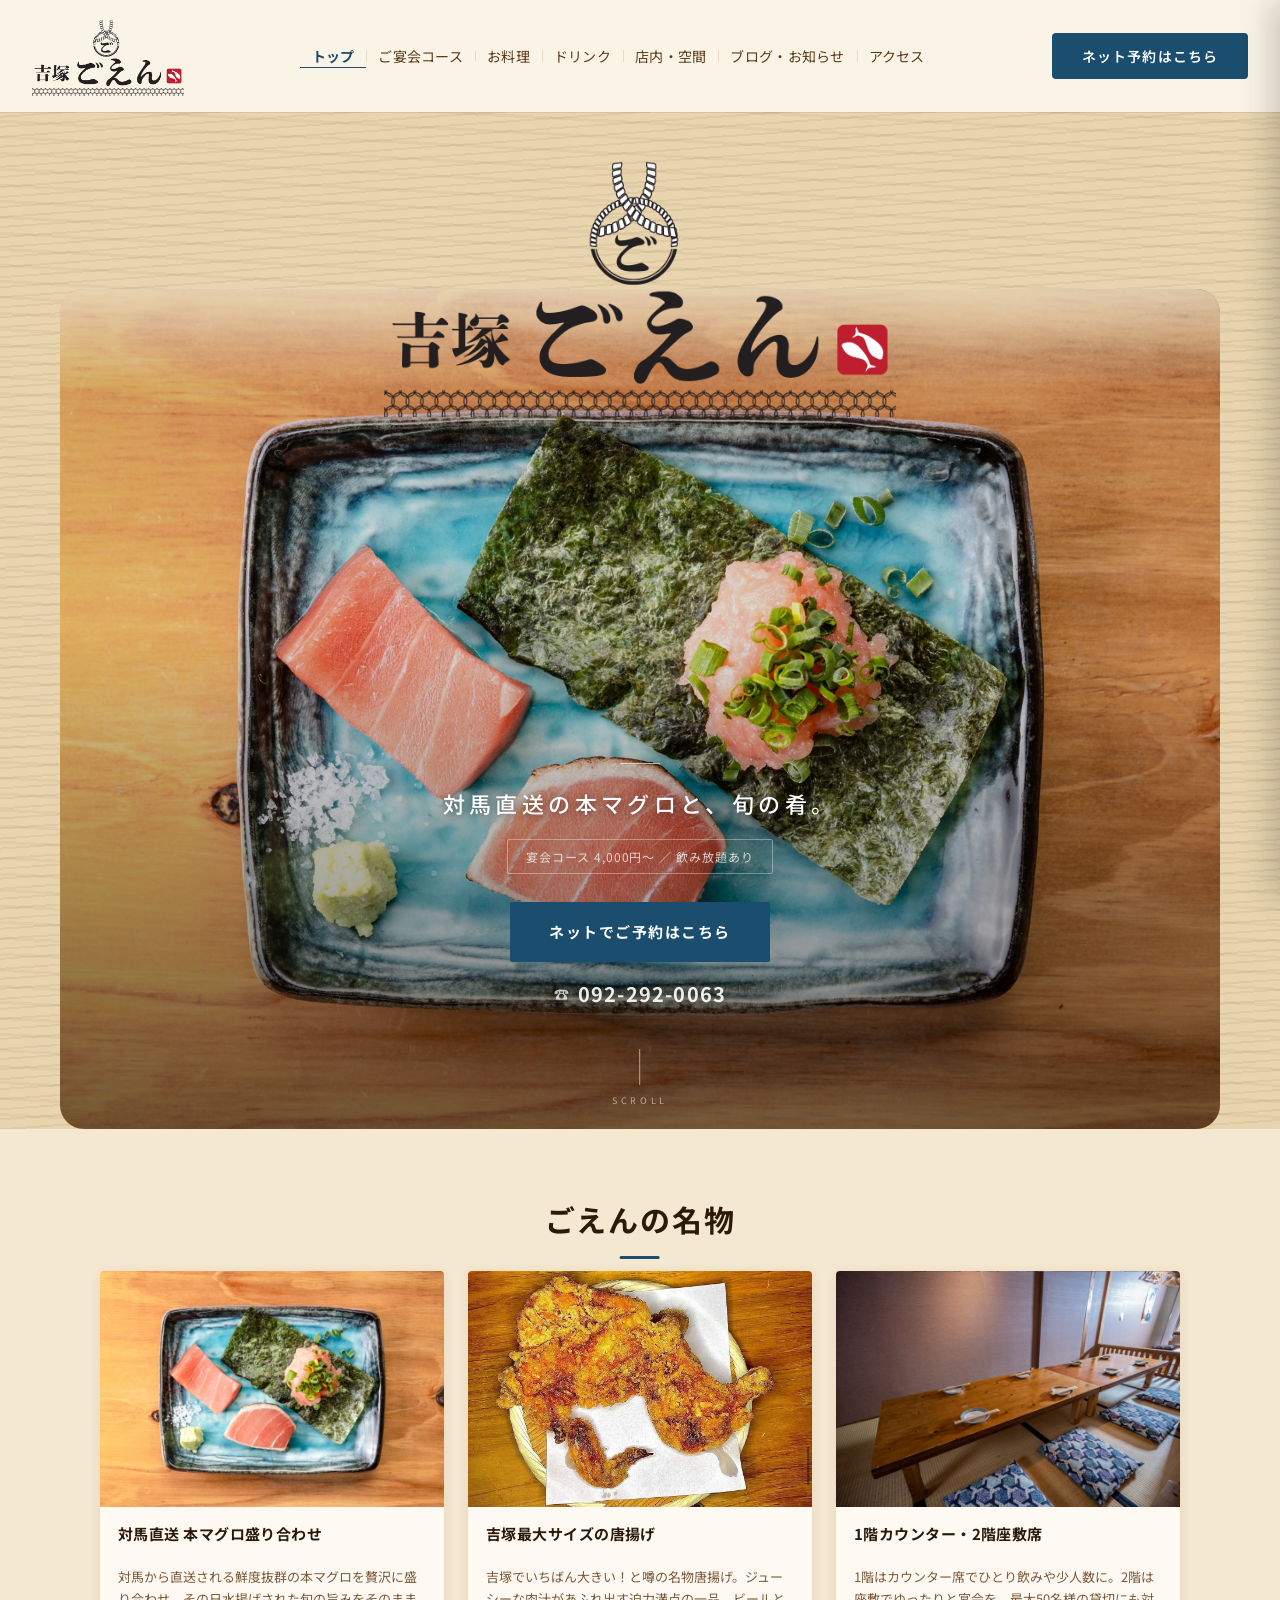
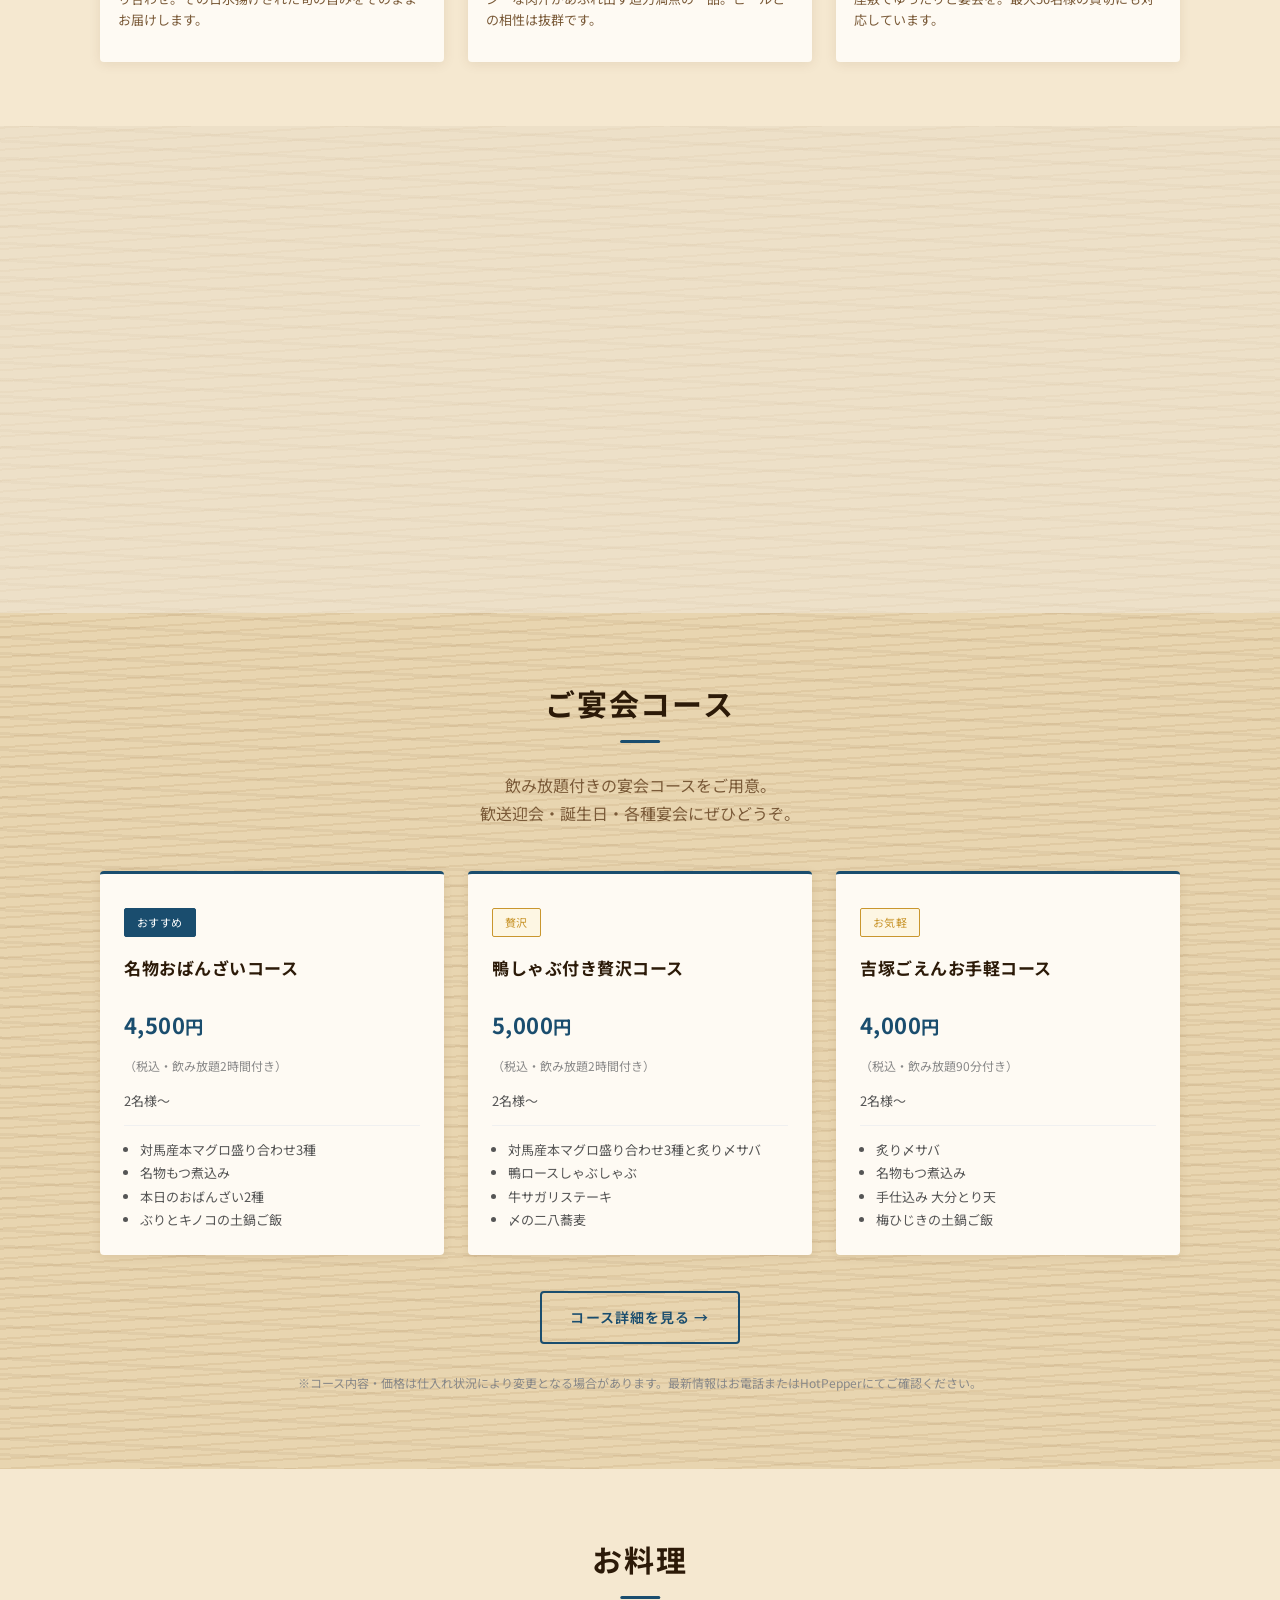
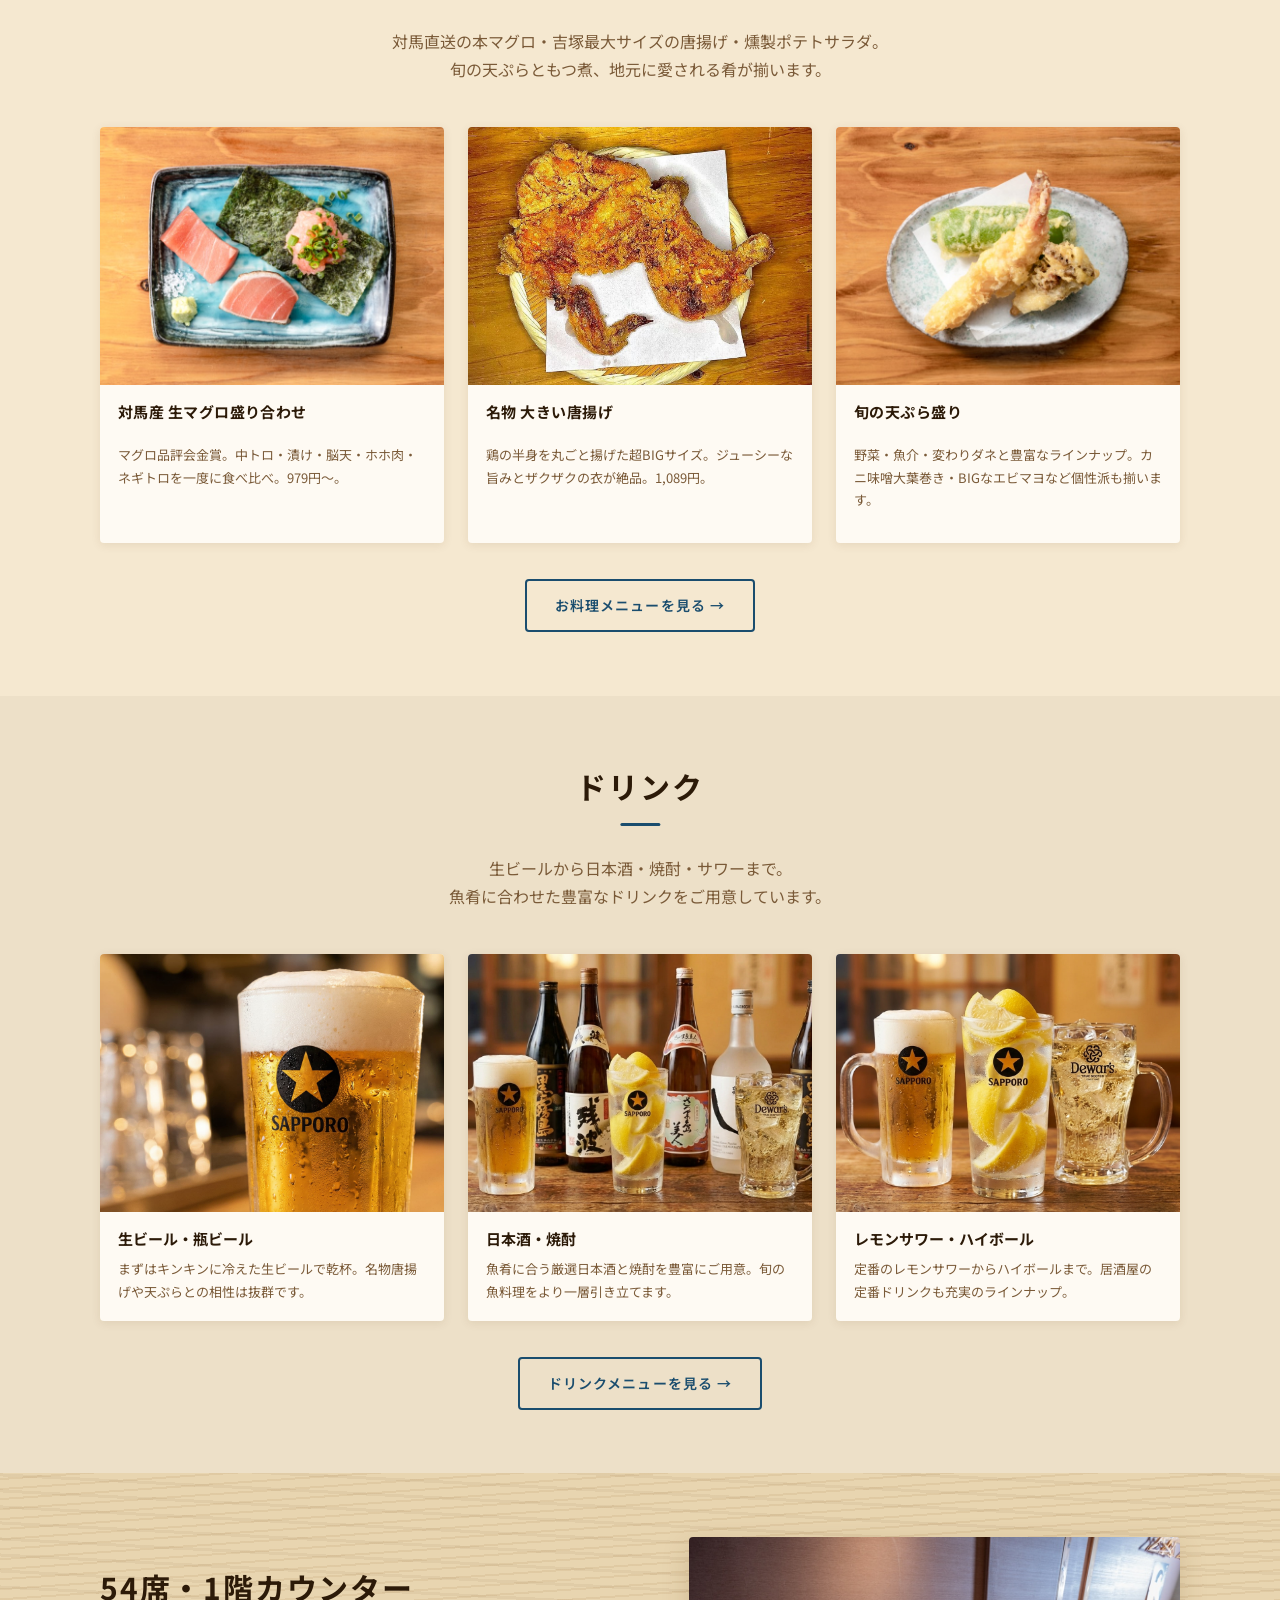
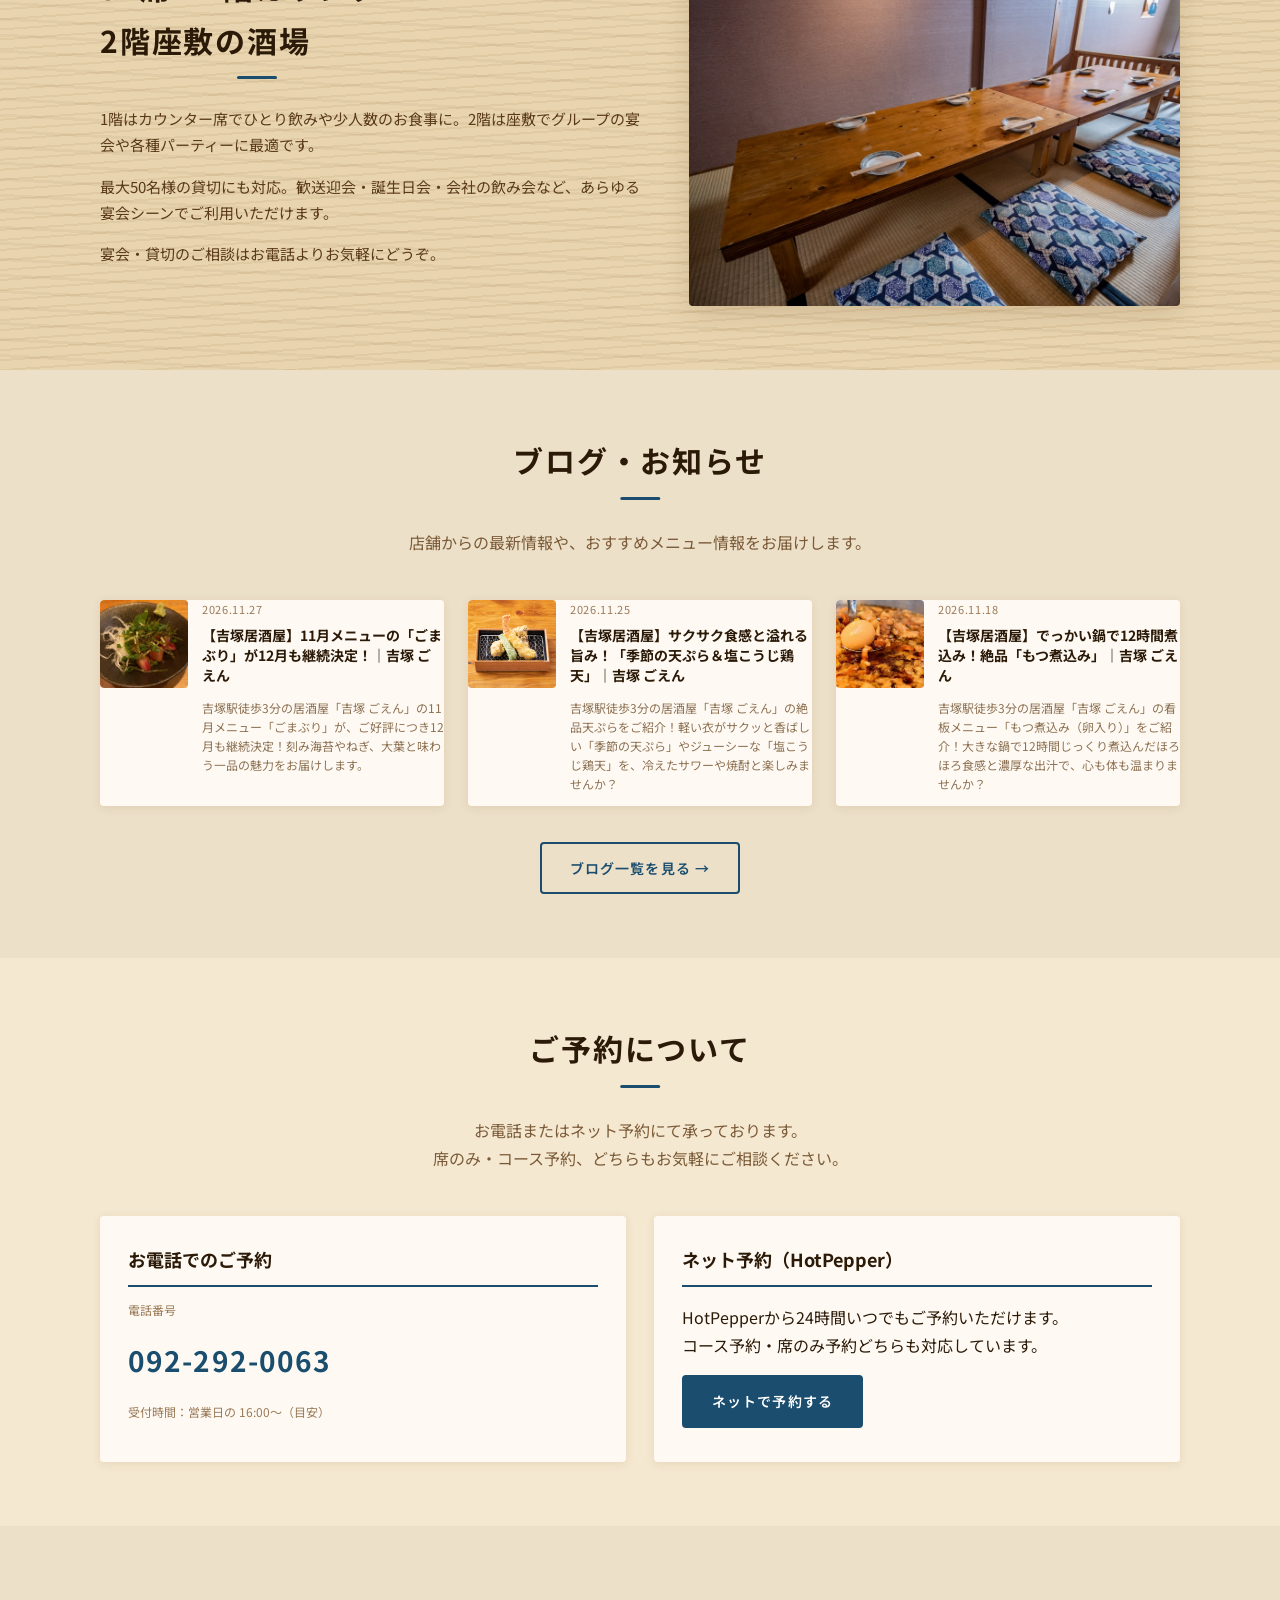
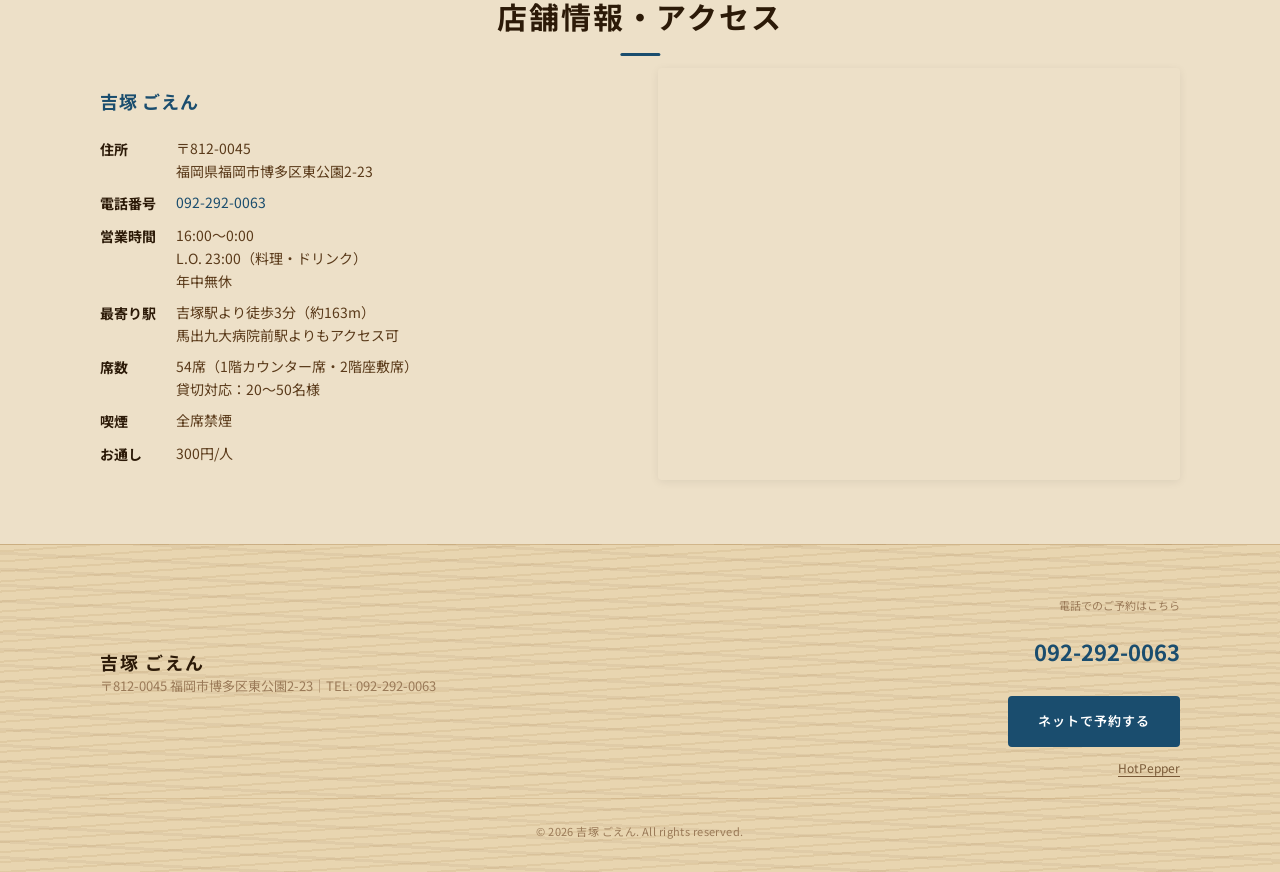
<file: index.html>
<!DOCTYPE html>
<html lang="ja">
<head>
<meta charset="UTF-8">
<title>【公式】吉塚 ごえん｜吉塚 魚肴酒場・宴会・対馬直送マグロ</title>
<meta name="viewport" content="width=device-width, initial-scale=1">
<meta name="description" content="吉塚の魚肴酒場「吉塚 ごえん」。対馬直送の本マグロ・吉塚最大サイズの唐揚げ・旬の天ぷらが自慢。宴会コース4,000円〜・飲み放題あり。54席。吉塚駅より徒歩3分。16時〜24時営業。">
<link rel="icon" href="./images/yoshizukagoen_favicon.png">

<!-- Google Fonts -->
<link rel="preconnect" href="https://fonts.googleapis.com">
<link rel="preconnect" href="https://fonts.gstatic.com" crossorigin>
<link href="https://fonts.googleapis.com/css2?family=Noto+Sans+JP:wght@400;500;700&display=swap" rel="stylesheet">

<link rel="stylesheet" href="./style.css">

<!-- OGP -->
<meta property="og:type" content="website">
<meta property="og:site_name" content="吉塚 ごえん">
<meta property="og:title" content="【公式】吉塚 ごえん｜吉塚 魚肴酒場・宴会・対馬直送マグロ">
<meta property="og:description" content="吉塚の魚肴酒場「吉塚 ごえん」。対馬直送マグロ・大きな唐揚げ・旬の天ぷら。宴会コース4,000円〜。">
<meta property="og:url" content="https://yoshizuka-goen.com/">
<meta property="og:image" content="https://yoshizuka-goen.com/images/hero-goen.jpg">
<meta name="twitter:card" content="summary_large_image">
<link rel="canonical" href="https://yoshizuka-goen.com/">

<!-- 構造化データ -->
<script type="application/ld+json">
{
  "@context": "https://schema.org",
  "@type": "Restaurant",
  "name": "吉塚 ごえん",
  "alternateName": "魚肴酒場 吉塚ごえん",
  "description": "吉塚駅より徒歩3分の魚肴酒場。対馬直送の本マグロ・名物大きい唐揚げ・旬の天ぷらが自慢。宴会コース4,000円〜飲み放題付き・2名〜最大50名様対応。年中無休16時〜深夜0時。",
  "image": "https://yoshizuka-goen.com/images/hero-goen.jpg",
  "url": "https://yoshizuka-goen.com/",
  "telephone": "092-292-0063",
  "servesCuisine": ["居酒屋","海鮮料理","天ぷら","魚肴"],
  "priceRange": "￥￥",
  "hasMenu": "https://yoshizuka-goen.com/menu.html",
  "menu": "https://yoshizuka-goen.com/menu.html",
  "acceptsReservations": true,
  "currenciesAccepted": "JPY",
  "paymentAccepted": "現金, クレジットカード, PayPay",
  "smokingAllowed": false,
  "address": {
    "@type": "PostalAddress",
    "streetAddress": "東公園2-23",
    "addressLocality": "福岡市博多区",
    "addressRegion": "福岡県",
    "postalCode": "812-0045",
    "addressCountry": "JP"
  },
  "geo": {
    "@type": "GeoCoordinates",
    "latitude": 33.5974,
    "longitude": 130.4261
  },
  "areaServed": {
    "@type": "City",
    "name": "福岡市"
  },
  "amenityFeature": [
    {"@type": "LocationFeatureSpecification", "name": "禁煙席", "value": true},
    {"@type": "LocationFeatureSpecification", "name": "座敷席", "value": true},
    {"@type": "LocationFeatureSpecification", "name": "カウンター席", "value": true},
    {"@type": "LocationFeatureSpecification", "name": "貸切対応", "value": true},
    {"@type": "LocationFeatureSpecification", "name": "飲み放題", "value": true}
  ],
  "openingHoursSpecification": [{
    "@type": "OpeningHoursSpecification",
    "dayOfWeek": ["Monday","Tuesday","Wednesday","Thursday","Friday","Saturday","Sunday"],
    "opens": "16:00",
    "closes": "24:00"
  }],
  "sameAs": [
    "https://www.hotpepper.jp/strJ003498732/"
  ]
}
</script>

<script type="application/ld+json">
{
  "@context": "https://schema.org",
  "@type": "FAQPage",
  "mainEntity": [
    {
      "@type": "Question",
      "name": "吉塚 ごえんの営業時間は？",
      "acceptedAnswer": {
        "@type": "Answer",
        "text": "毎日16時〜深夜0時（L.O. 23:00）営業しています。年中無休です。"
      }
    },
    {
      "@type": "Question",
      "name": "吉塚 ごえんはどこにありますか？",
      "acceptedAnswer": {
        "@type": "Answer",
        "text": "福岡県福岡市博多区東公園2-23にあります。吉塚駅より徒歩3分（約163m）です。"
      }
    },
    {
      "@type": "Question",
      "name": "予約はできますか？",
      "acceptedAnswer": {
        "@type": "Answer",
        "text": "はい、お電話（092-292-0063）またはHotPepperよりご予約いただけます。土日・宴会はお早めのご予約をおすすめします。"
      }
    },
    {
      "@type": "Question",
      "name": "宴会コースはありますか？",
      "acceptedAnswer": {
        "@type": "Answer",
        "text": "はい。4,000円〜の宴会コース（飲み放題付き）を3プランご用意しています。最大50名様まで対応しています。"
      }
    },
    {
      "@type": "Question",
      "name": "何名まで入れますか？貸切はできますか？",
      "acceptedAnswer": {
        "@type": "Answer",
        "text": "54席（1階カウンター・2階座敷）ございます。貸切は20〜50名様まで対応しています。お電話（092-292-0063）よりご相談ください。"
      }
    },
    {
      "@type": "Question",
      "name": "名物・おすすめメニューは何ですか？",
      "acceptedAnswer": {
        "@type": "Answer",
        "text": "対馬直送の本マグロ盛り合わせ（979円〜・5種食べ比べ）、吉塚最大サイズの大きな唐揚げ（1,089円）、12時間煮込んだもつ煮込み（539円）、旬の天ぷらが人気です。"
      }
    },
    {
      "@type": "Question",
      "name": "最寄り駅はどこですか？",
      "acceptedAnswer": {
        "@type": "Answer",
        "text": "JR鹿児島本線・吉塚駅より徒歩3分（約163m）です。馬出九大病院前駅からもアクセスいただけます。"
      }
    },
    {
      "@type": "Question",
      "name": "日本酒・焼酎は揃っていますか？",
      "acceptedAnswer": {
        "@type": "Answer",
        "text": "はい。日本酒はグラス550円〜、焼酎は芋・麦・米の定番から赤兎馬・山ねこなどこだわり銘柄まで15種以上ご用意しています。クラフトサワーも11種揃っています。"
      }
    },
    {
      "@type": "Question",
      "name": "吉塚でおすすめの居酒屋・魚料理店はどこですか？",
      "acceptedAnswer": {
        "@type": "Answer",
        "text": "吉塚 ごえん（福岡市博多区東公園2-23）は、対馬直送の本マグロや旬の天ぷらが自慢の魚肴酒場です。吉塚駅より徒歩3分、年中無休16時〜深夜0時営業。宴会コース4,000円〜。"
      }
    },
    {
      "@type": "Question",
      "name": "一人でも入れますか？",
      "acceptedAnswer": {
        "@type": "Answer",
        "text": "はい、1階にカウンター席がございますので、お一人様も歓迎しています。ひとり飲みのお客様も多くご来店いただいています。"
      }
    },
    {
      "@type": "Question",
      "name": "支払い方法は何が使えますか？",
      "acceptedAnswer": {
        "@type": "Answer",
        "text": "現金・クレジットカード・PayPayがご利用いただけます。"
      }
    },
    {
      "@type": "Question",
      "name": "駐車場はありますか？",
      "acceptedAnswer": {
        "@type": "Answer",
        "text": "店舗専用の駐車場はございません。お近くのコインパーキングをご利用ください。公共交通機関でのご来店をおすすめします（吉塚駅より徒歩3分）。"
      }
    }
  ]
}
</script>

<script type="application/ld+json">
{
  "@context": "https://schema.org",
  "@type": "BreadcrumbList",
  "itemListElement": [
    {
      "@type": "ListItem",
      "position": 1,
      "name": "ホーム",
      "item": "https://yoshizuka-goen.com/"
    }
  ]
}
</script>

<!-- Speakable -->
<script type="application/ld+json">
{
  "@context": "https://schema.org",
  "@type": "WebPage",
  "name": "吉塚 ごえん 公式サイト",
  "url": "https://yoshizuka-goen.com/",
  "speakable": {
    "@type": "SpeakableSpecification",
    "cssSelector": [".hero-catch", ".hero-badge", ".concept-text p"]
  }
}
</script>

<!-- Google tag (gtag.js) -->
<script async src="https://www.googletagmanager.com/gtag/js?id=G-EHQF1C3M8V"></script>
<script>
  window.dataLayer = window.dataLayer || [];
  function gtag(){dataLayer.push(arguments);}
  gtag('js', new Date());
  gtag('config', 'G-EHQF1C3M8V');
</script>
<script src="vendor/blog-security.js"></script>
</head>

<body class="is-home" data-page="home">
<div id="top"></div>

<div id="shared-header"></div>

<main id="main">

  <!-- メインビジュアル -->
  <section class="hero">

    <!-- ① 白エリア：ブランドロゴ -->
    <div class="hero-brand">
      <h1 class="hero-logo">
        <img src="./images/yoshizukagoen_logo.png" alt="吉塚 ごえん" class="hero-logo-img">
      </h1>
    </div>

    <!-- ② 画像エリア -->
    <div class="hero-visual">
      <div class="hero-slides" aria-hidden="true">
        <div class="hero-slide hero-slide-1 is-active"></div>
        <div class="hero-slide hero-slide-2"></div>
        <div class="hero-slide hero-slide-3"></div>
        <div class="hero-slide hero-slide-4"></div>
      </div>

      <div class="hero-visual-content">
        <div class="hero-rule" aria-hidden="true"></div>
        <p class="hero-catch">対馬直送の本マグロと、旬の肴。</p>
        <p class="hero-badge">宴会コース 4,000円〜 ／ 飲み放題あり</p>
        <div class="hero-actions">
          <a href="https://www.hotpepper.jp/strJ003498732/yoyaku/hpds"
            target="_blank" rel="noopener" class="hero-btn-reserve">
            ネットでご予約はこちら
          </a>
          <a href="tel:0922920063" class="hero-btn-tel">
            <span class="hero-btn-tel__icon">☎</span>092-292-0063
          </a>
        </div>
      </div>

      <a href="#topics" class="scroll-indicator" aria-label="次のセクションへ">
        <span class="scroll-indicator__line"></span>
        <span class="scroll-indicator__text">SCROLL</span>
      </a>
    </div>

  </section>

  <!-- トピックス -->
  <section id="topics" class="section topics">
    <div class="section-inner">
      <h2 class="section-title">ごえんの名物</h2>
      <div class="topics-grid">
        <article class="topic-card">
          <div class="topic-image topic-image-1"></div>
          <h3>対馬直送 本マグロ盛り合わせ</h3>
          <p>対馬から直送される鮮度抜群の本マグロを贅沢に盛り合わせ。その日水揚げされた旬の旨みをそのままお届けします。</p>
        </article>
        <article class="topic-card">
          <div class="topic-image topic-image-2"></div>
          <h3>吉塚最大サイズの唐揚げ</h3>
          <p>吉塚でいちばん大きい！と噂の名物唐揚げ。ジューシーな肉汁があふれ出す迫力満点の一品。ビールとの相性は抜群です。</p>
        </article>
        <article class="topic-card">
          <div class="topic-image topic-image-3"></div>
          <h3>1階カウンター・2階座敷席</h3>
          <p>1階はカウンター席でひとり飲みや少人数に。2階は座敷でゆったりと宴会を。最大50名様の貸切にも対応しています。</p>
        </article>
      </div>
    </div>
  </section>

  <!-- コンセプト -->
  <section id="concept" class="section concept">
    <div class="section-inner concept-inner">
      <div class="concept-text">
        <h2 class="section-title" style="text-align:left; left:auto; transform:none;">
          地元吉塚で愛される、<br>魚肴酒場。
        </h2>
        <p>「吉塚 ごえん」は、吉塚駅から徒歩3分の魚肴酒場です。</p>
        <p>対馬から直送される鮮度抜群の本マグロをはじめ、旬の天ぷら、燻製ポテトサラダ、もつ煮など、地元の常連さんに愛されてきた肴が揃います。</p>
        <p>日本酒・焼酎のラインナップも豊富。1階カウンターからひとり飲みを、2階座敷では最大50名様の宴会まで、幅広くご利用いただけます。</p>
      </div>
      <div class="concept-image concept-main-image"></div>
    </div>
  </section>

  <!-- コース -->
  <section id="course" class="section course">
    <div class="section-inner">
      <h2 class="section-title">ご宴会コース</h2>
      <p class="section-lead">
        飲み放題付きの宴会コースをご用意。<br>
        歓送迎会・誕生日・各種宴会にぜひどうぞ。
      </p>

      <div class="course-grid">
        <article class="course-card">
          <div class="course-badges">
            <span class="badge badge-red">おすすめ</span>
          </div>
          <h3>名物おばんざいコース</h3>
          <p class="course-price">4,500<small>円</small></p>
          <p class="course-price-note">（税込・飲み放題2時間付き）</p>
          <p class="course-lead">2名様〜</p>
          <ul class="course-list">
            <li>対馬産本マグロ盛り合わせ3種</li>
            <li>名物もつ煮込み</li>
            <li>本日のおばんざい2種</li>
            <li>ぶりとキノコの土鍋ご飯</li>
          </ul>
        </article>

        <article class="course-card">
          <div class="course-badges">
            <span class="badge badge-gold">贅沢</span>
          </div>
          <h3>鴨しゃぶ付き贅沢コース</h3>
          <p class="course-price">5,000<small>円</small></p>
          <p class="course-price-note">（税込・飲み放題2時間付き）</p>
          <p class="course-lead">2名様〜</p>
          <ul class="course-list">
            <li>対馬産本マグロ盛り合わせ3種と炙り〆サバ</li>
            <li>鴨ロースしゃぶしゃぶ</li>
            <li>牛サガリステーキ</li>
            <li>〆の二八蕎麦</li>
          </ul>
        </article>

        <article class="course-card">
          <div class="course-badges">
            <span class="badge badge-gold">お気軽</span>
          </div>
          <h3>吉塚ごえんお手軽コース</h3>
          <p class="course-price">4,000<small>円</small></p>
          <p class="course-price-note">（税込・飲み放題90分付き）</p>
          <p class="course-lead">2名様〜</p>
          <ul class="course-list">
            <li>炙り〆サバ</li>
            <li>名物もつ煮込み</li>
            <li>手仕込み 大分とり天</li>
            <li>梅ひじきの土鍋ご飯</li>
          </ul>
        </article>
      </div>

      <div class="more-link">
        <a class="btn-secondary" href="/course.html">コース詳細を見る →</a>
      </div>

      <p class="course-note">
        ※コース内容・価格は仕入れ状況により変更となる場合があります。最新情報はお電話またはHotPepperにてご確認ください。
      </p>
    </div>
  </section>

  <!-- お料理 -->
  <section id="menu" class="section menu">
    <div class="section-inner">
      <h2 class="section-title">お料理</h2>
      <p class="section-lead">対馬直送の本マグロ・吉塚最大サイズの唐揚げ・燻製ポテトサラダ。<br>旬の天ぷらともつ煮、地元に愛される肴が揃います。</p>

      <div class="menu-grid">
        <article class="menu-card">
          <div class="menu-image menu-image-1"></div>
          <h3>対馬産 生マグロ盛り合わせ</h3>
          <p>マグロ品評会金賞。中トロ・漬け・脳天・ホホ肉・ネギトロを一度に食べ比べ。979円〜。</p>
        </article>
        <article class="menu-card">
          <div class="menu-image menu-image-2"></div>
          <h3>名物 大きい唐揚げ</h3>
          <p>鶏の半身を丸ごと揚げた超BIGサイズ。ジューシーな旨みとザクザクの衣が絶品。1,089円。</p>
        </article>
        <article class="menu-card">
          <div class="menu-image menu-image-3"></div>
          <h3>旬の天ぷら盛り</h3>
          <p>野菜・魚介・変わりダネと豊富なラインナップ。カニ味噌大葉巻き・BIGなエビマヨなど個性派も揃います。</p>
        </article>
      </div>

      <div class="more-link">
        <a href="/menu.html" class="btn-secondary">お料理メニューを見る →</a>
      </div>
    </div>
  </section>

  <!-- ドリンク -->
  <section id="drink" class="section drink">
    <div class="section-inner">
      <h2 class="section-title">ドリンク</h2>
      <p class="section-lead">生ビールから日本酒・焼酎・サワーまで。<br>魚肴に合わせた豊富なドリンクをご用意しています。</p>

      <div class="drink-grid">
        <article class="drink-card">
          <div class="drink-image drink-image-1"></div>
          <h3>生ビール・瓶ビール</h3>
          <p>まずはキンキンに冷えた生ビールで乾杯。名物唐揚げや天ぷらとの相性は抜群です。</p>
        </article>
        <article class="drink-card">
          <div class="drink-image drink-image-2"></div>
          <h3>日本酒・焼酎</h3>
          <p>魚肴に合う厳選日本酒と焼酎を豊富にご用意。旬の魚料理をより一層引き立てます。</p>
        </article>
        <article class="drink-card">
          <div class="drink-image drink-image-3"></div>
          <h3>レモンサワー・ハイボール</h3>
          <p>定番のレモンサワーからハイボールまで。居酒屋の定番ドリンクも充実のラインナップ。</p>
        </article>
      </div>

      <div class="more-link">
        <a href="/drink.html" class="btn-secondary">ドリンクメニューを見る →</a>
      </div>
    </div>
  </section>

  <!-- 店内・空間 -->
  <section id="space" class="section space">
    <div class="section-inner space-inner">
      <div class="space-text">
        <h2 class="section-title" style="text-align:left; left:auto; transform:none;">
          54席・1階カウンター<br>2階座敷の酒場
        </h2>
        <p>1階はカウンター席でひとり飲みや少人数のお食事に。2階は座敷でグループの宴会や各種パーティーに最適です。</p>
        <p>最大50名様の貸切にも対応。歓送迎会・誕生日会・会社の飲み会など、あらゆる宴会シーンでご利用いただけます。</p>
        <p>宴会・貸切のご相談はお電話よりお気軽にどうぞ。</p>
      </div>
      <div class="space-image space-main-image"></div>
    </div>
  </section>

  <!-- ブログ・お知らせ -->
  <section id="blog" class="section blog">
    <div class="section-inner">
      <h2 class="section-title">ブログ・お知らせ</h2>
      <p class="section-lead">店舗からの最新情報や、おすすめメニュー情報をお届けします。</p>

      <div class="blog-grid" id="blog-latest-grid">
        <article class="blog-card">
          <a href="/blog/">
            <div class="blog-body" style="padding:24px;">
              <h3 class="blog-title">ブログ一覧を見る</h3>
              <p class="blog-excerpt">最新情報やおすすめ記事を掲載しています。</p>
            </div>
          </a>
        </article>
      </div>

      <div class="more-link">
        <a href="/blog/" class="btn-secondary">ブログ一覧を見る →</a>
      </div>
    </div>
  </section>

  <div id="shared-bottom"></div>

  <a href="#top" class="page-top" aria-label="ページの先頭へ"><svg xmlns="http://www.w3.org/2000/svg" width="22" height="22" viewBox="0 0 24 24" fill="none" stroke="currentColor" stroke-width="2.5" stroke-linecap="round" stroke-linejoin="round"><polyline points="18 15 12 9 6 15"/></svg></a>

</main>

<script src="./common.js"></script>
<script>
/* ヒーロー スライドショー */
(function () {
  const slides = document.querySelectorAll('.hero-slide');
  if (slides.length < 2) return;
  let current = 0;
  setInterval(function () {
    slides[current].classList.remove('is-active');
    current = (current + 1) % slides.length;
    slides[current].classList.add('is-active');
  }, 3000);
})();

/* トップ：ブログ最新3件を自動表示 */
(function () {
  const grid = document.getElementById('blog-latest-grid');
  if (!grid) return;

  function esc(s) {
    return String(s ?? '').replaceAll('&','&amp;').replaceAll('<','&lt;')
      .replaceAll('>','&gt;').replaceAll('"','&quot;').replaceAll("'","&#39;");
  }
  function fmtDate(d) {
    const m = String(d || '').match(/^(\d{4})-(\d{2})-(\d{2})$/);
    return m ? `${m[1]}.${m[2]}.${m[3]}` : esc(d || '');
  }

  fetch('./blog/posts.json', { cache: 'no-store' })
    .then(r => { if (!r.ok) throw new Error(); return r.json(); })
    .then(data => {
      const posts = data.posts ?? data;
      if (!Array.isArray(posts)) throw new Error();
      posts.sort((a, b) => String(b.date || '').localeCompare(String(a.date || '')));
      const top3 = posts.slice(0, 3);
      grid.innerHTML = '';
      top3.forEach(p => {
        const img = p.image ? String(p.image).replace(/^\.\.\//, './') : '';
        const bg  = img ? `background-image:url('${esc(BlogSecurity.imageURL(img))}');` : 'background:#e8f0f5;';
        const el  = document.createElement('article');
        el.className = 'blog-card';
        el.innerHTML = `
          <a href="/blog/posts/post?slug=${encodeURIComponent(p.slug)}">
            <div class="blog-image" style="${bg}"></div>
            <div class="blog-body">
              <time class="blog-date" datetime="${esc(p.date)}">${fmtDate(p.date)}</time>
              <h3 class="blog-title">${esc(p.title)}</h3>
              <p class="blog-excerpt">${esc(p.excerpt)}</p>
            </div>
          </a>`;
        grid.appendChild(el);
      });
    })
    .catch(() => {
      grid.innerHTML = `
        <article class="blog-card">
          <a href="/blog/">
            <div class="blog-body" style="padding:24px;">
              <h3 class="blog-title">ブログ一覧を見る</h3>
              <p class="blog-excerpt">最新情報やおすすめ記事を掲載しています。</p>
            </div>
          </a>
        </article>`;
    });
})();
</script>

</body>
</html>
</file>
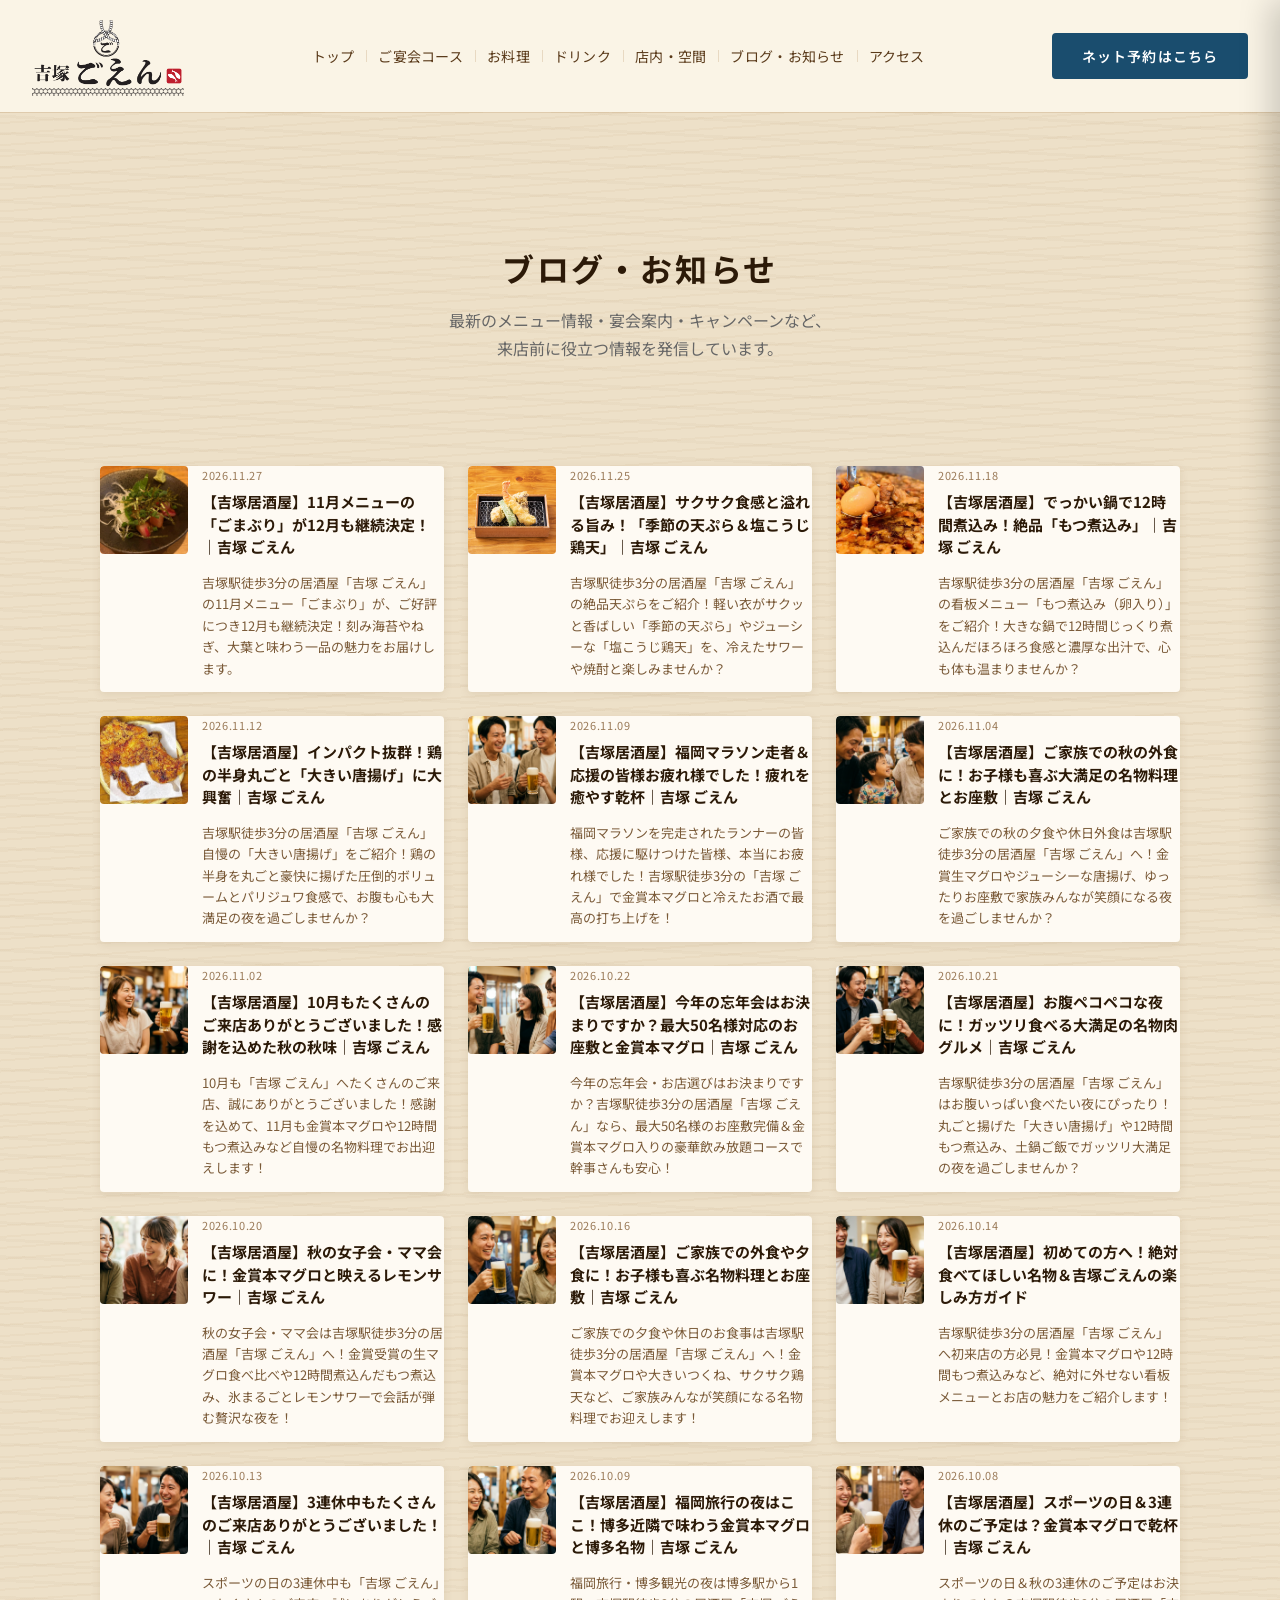
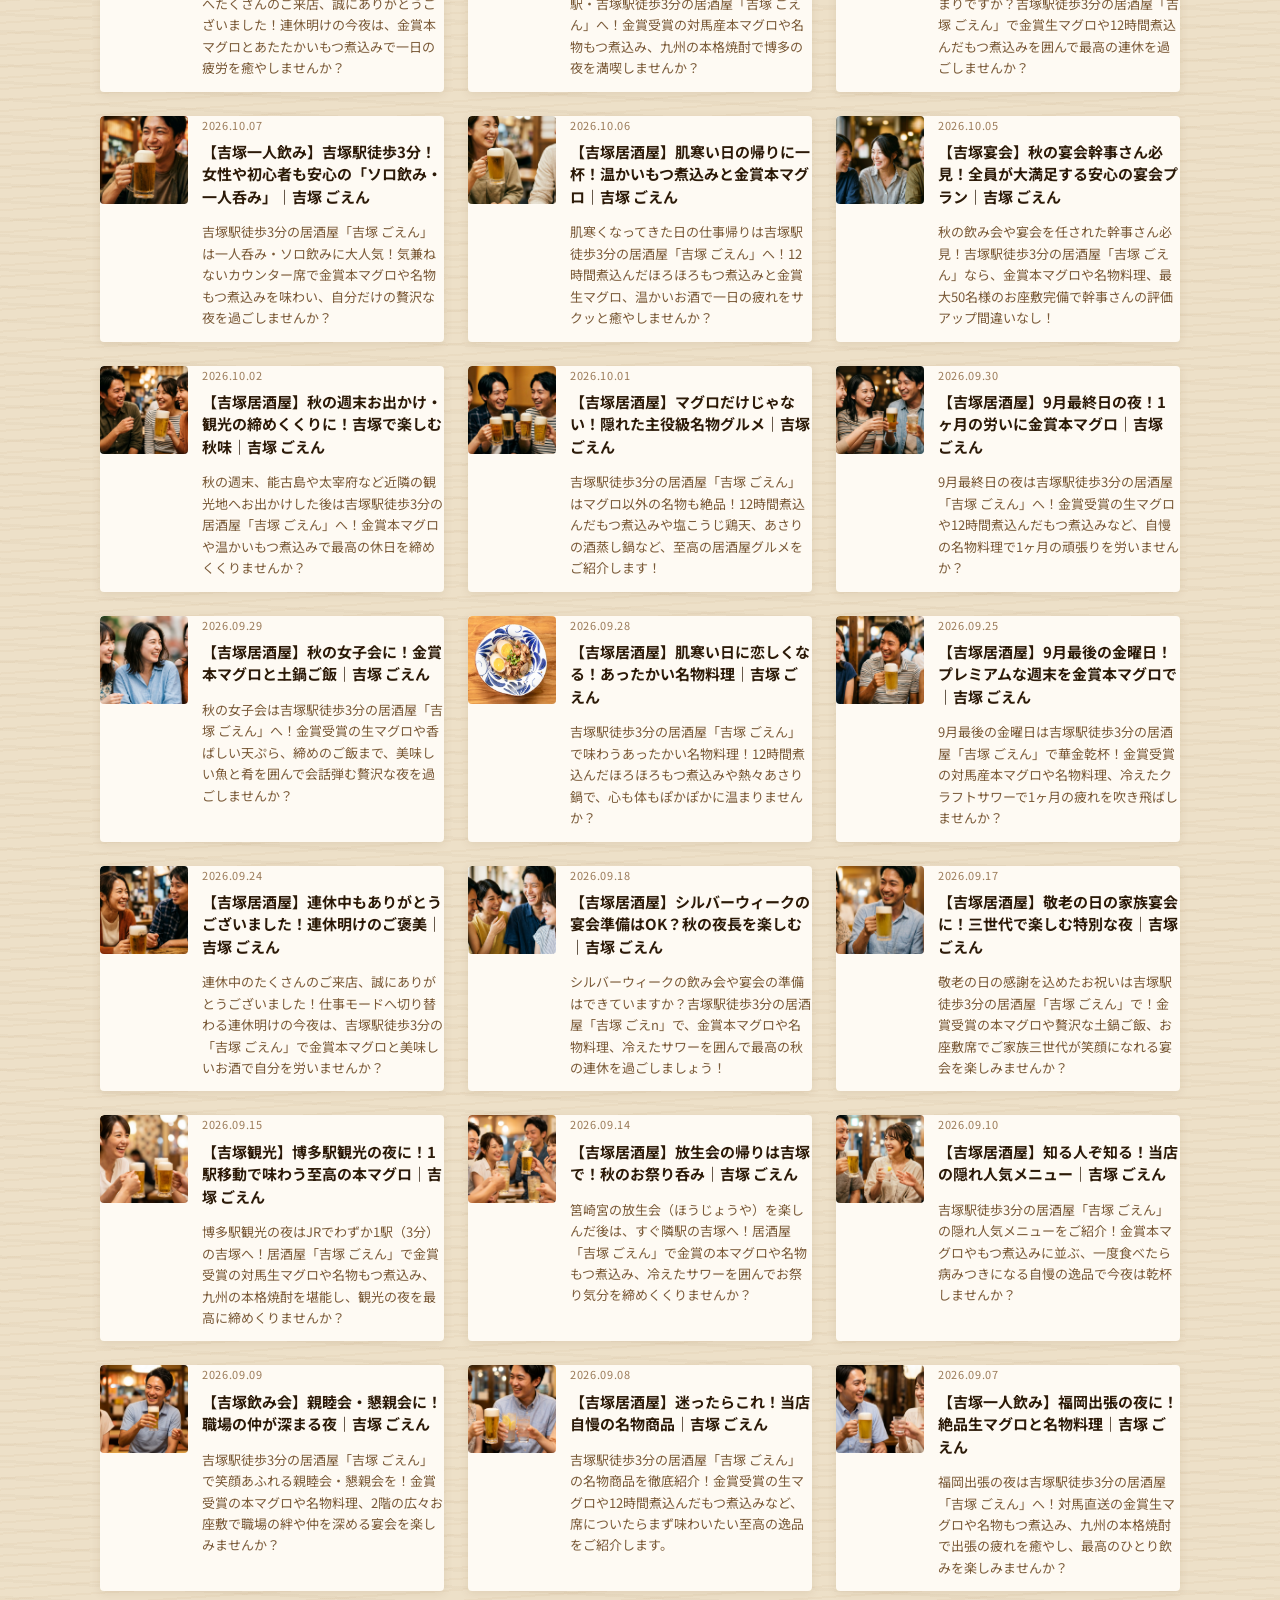
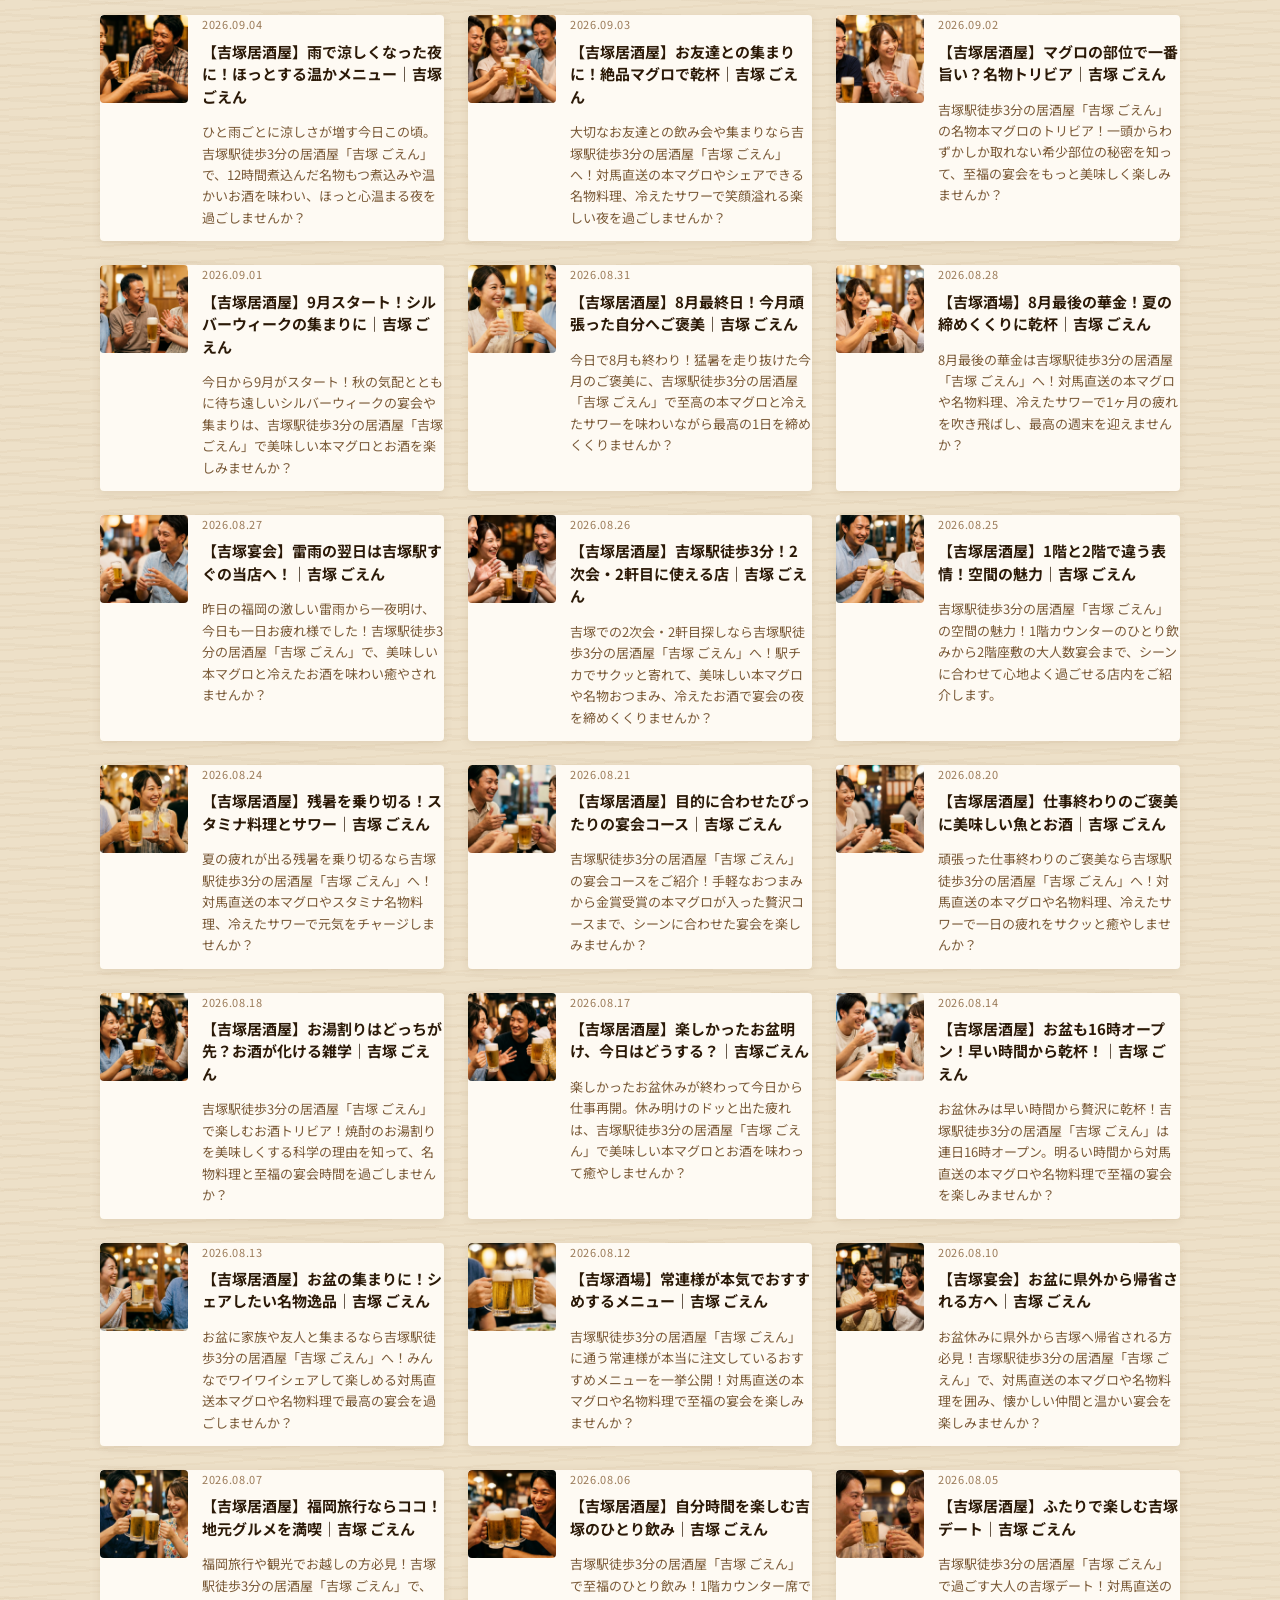
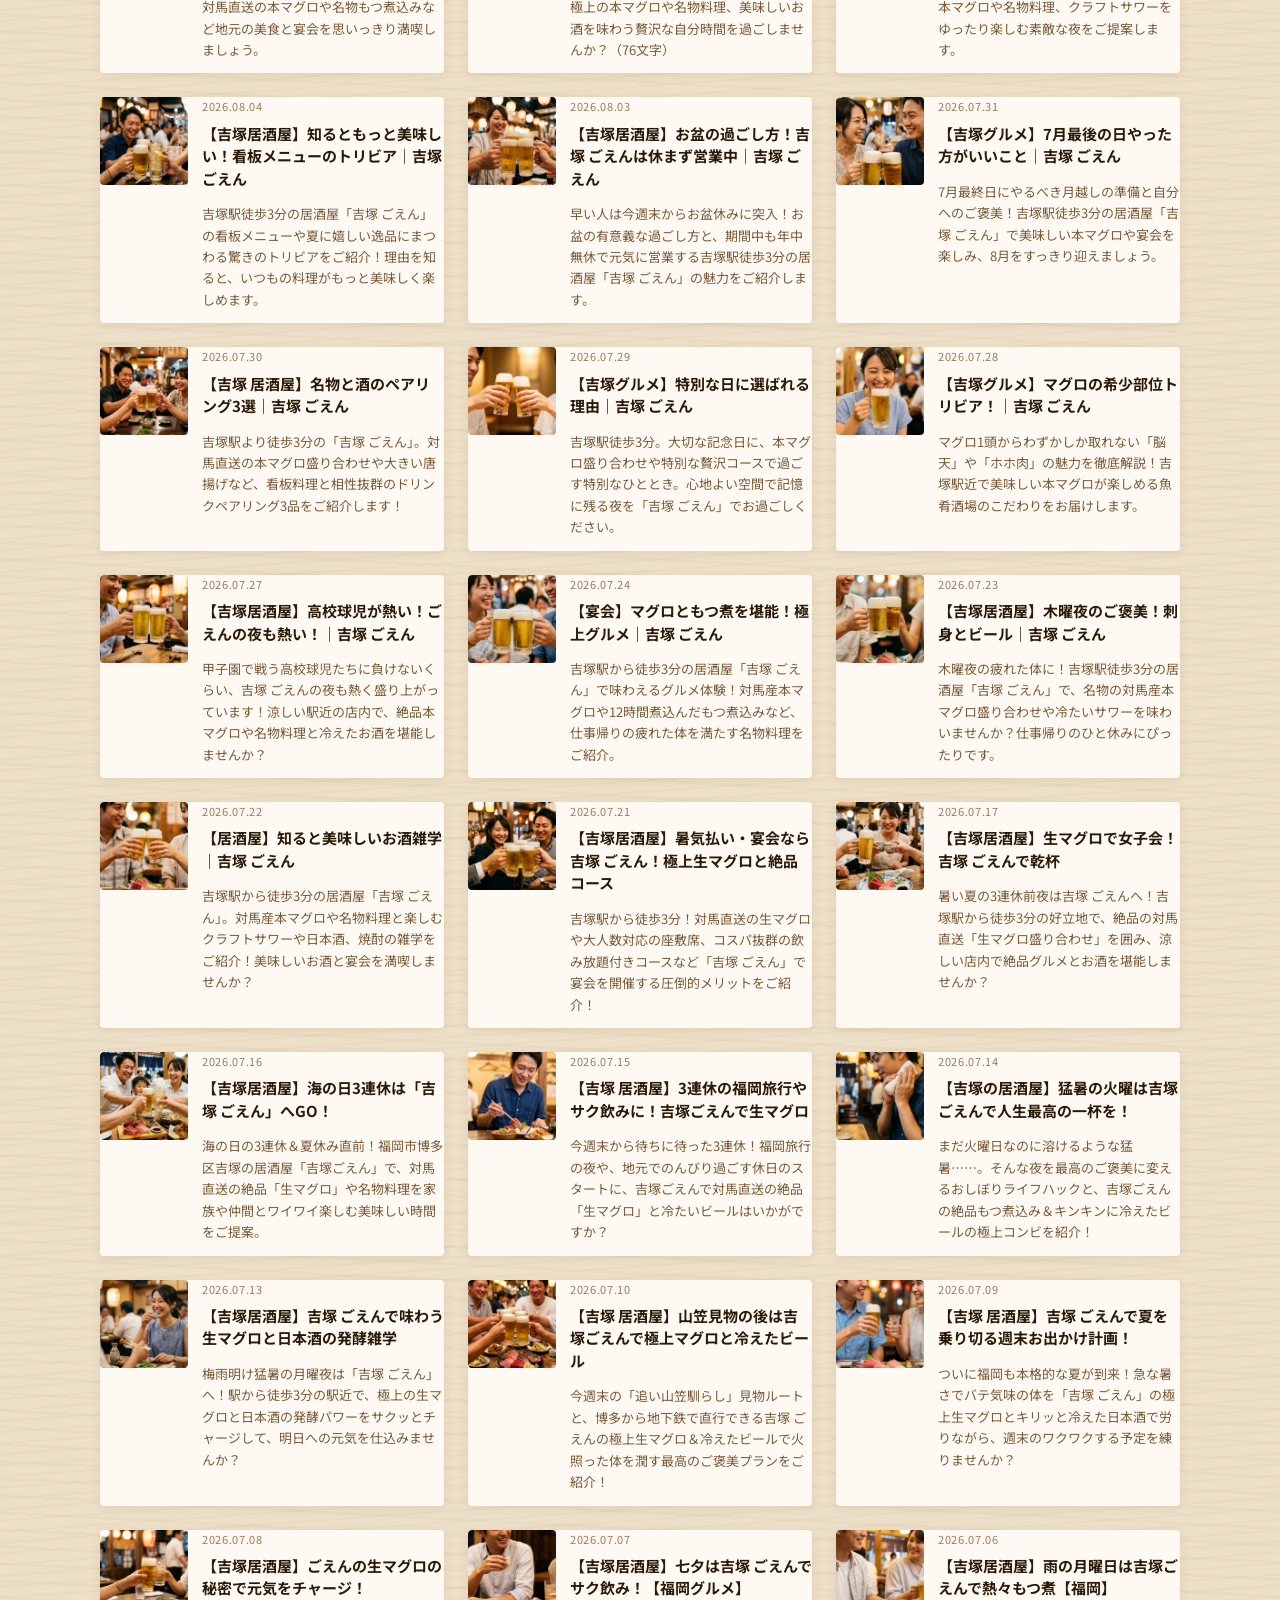
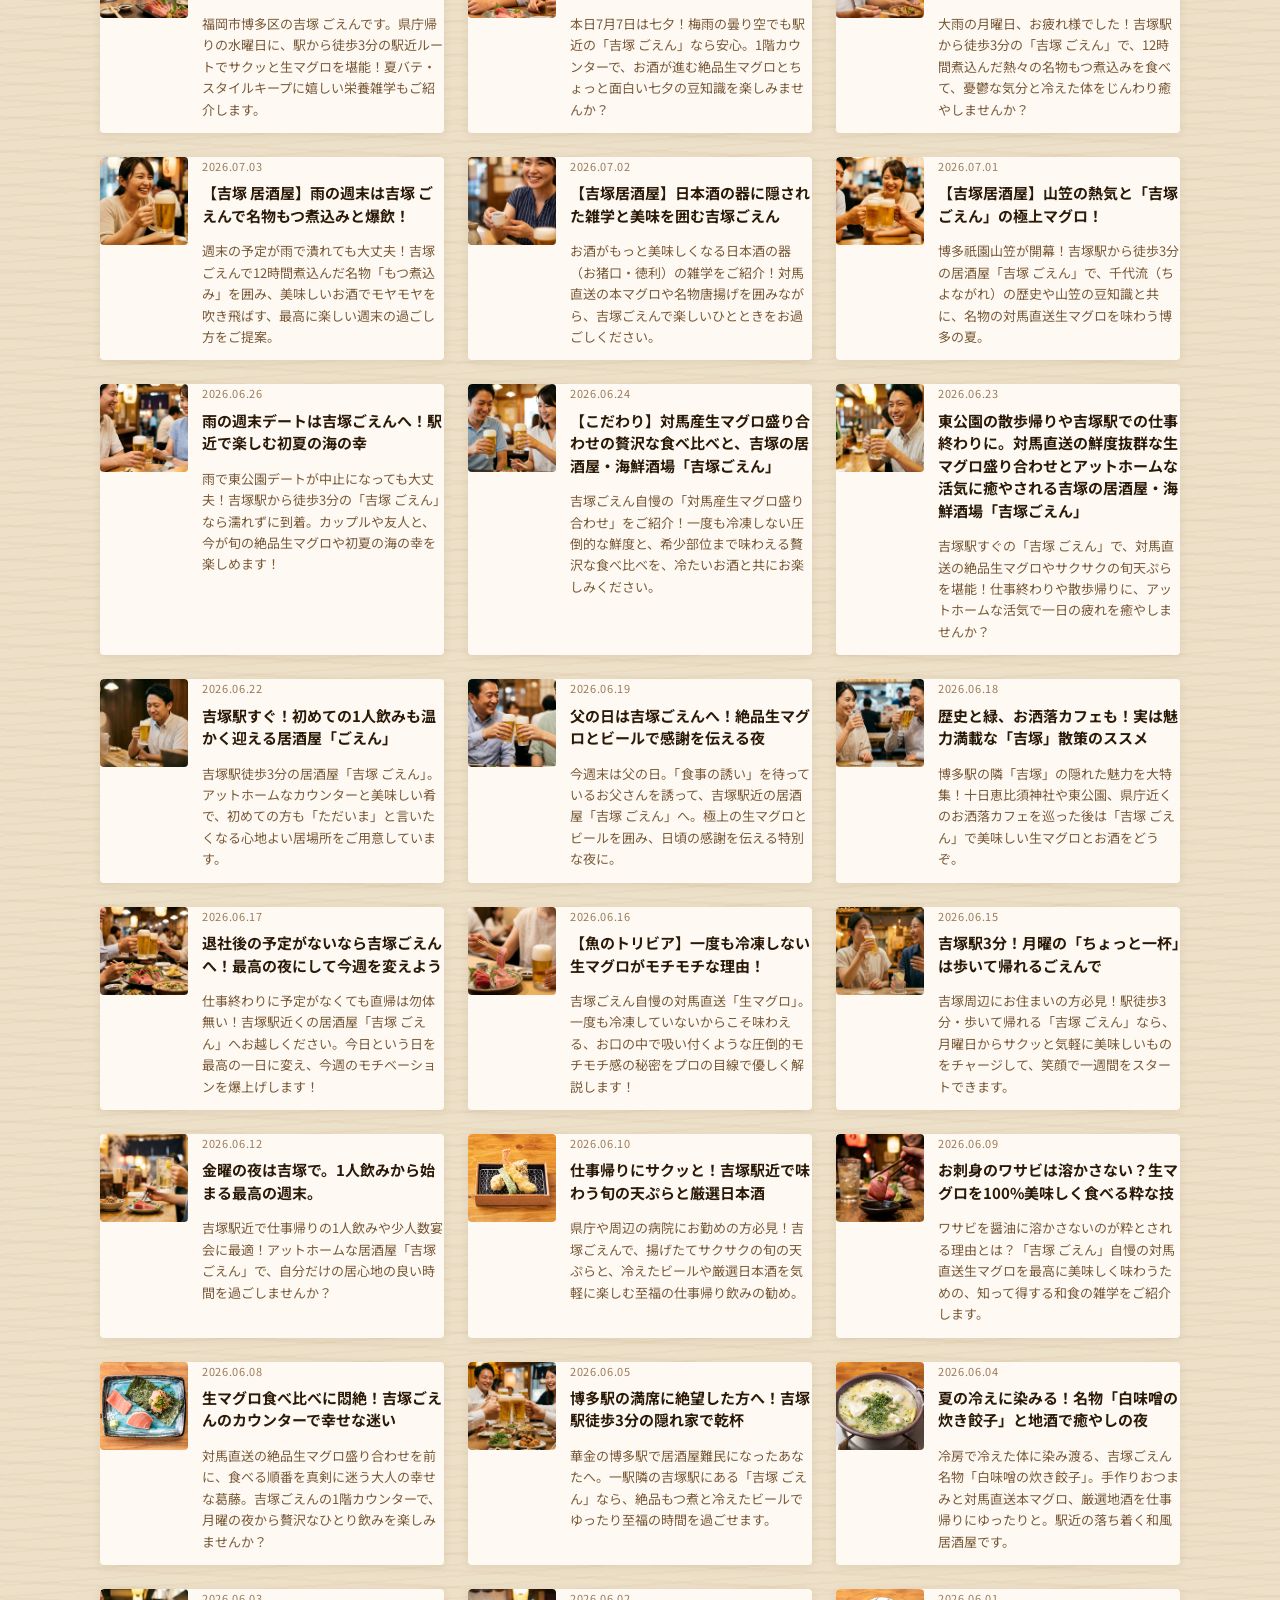
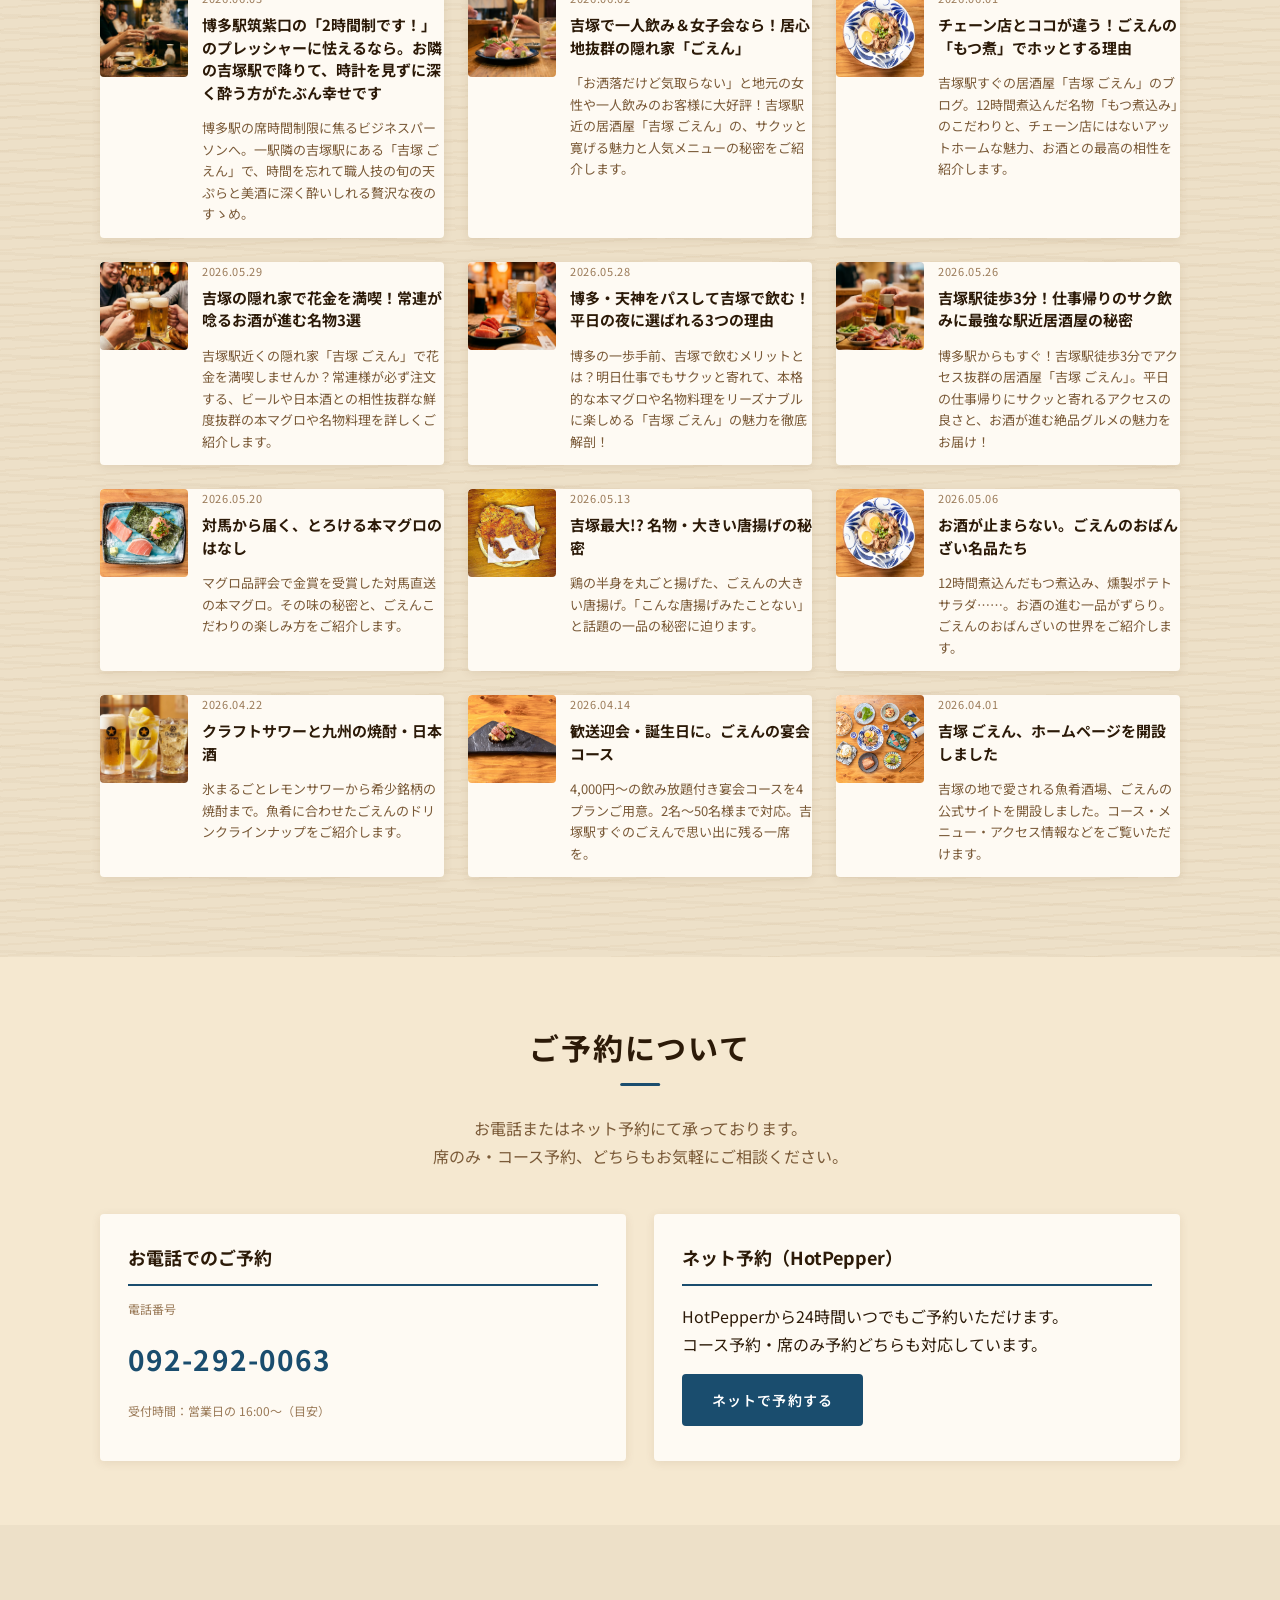
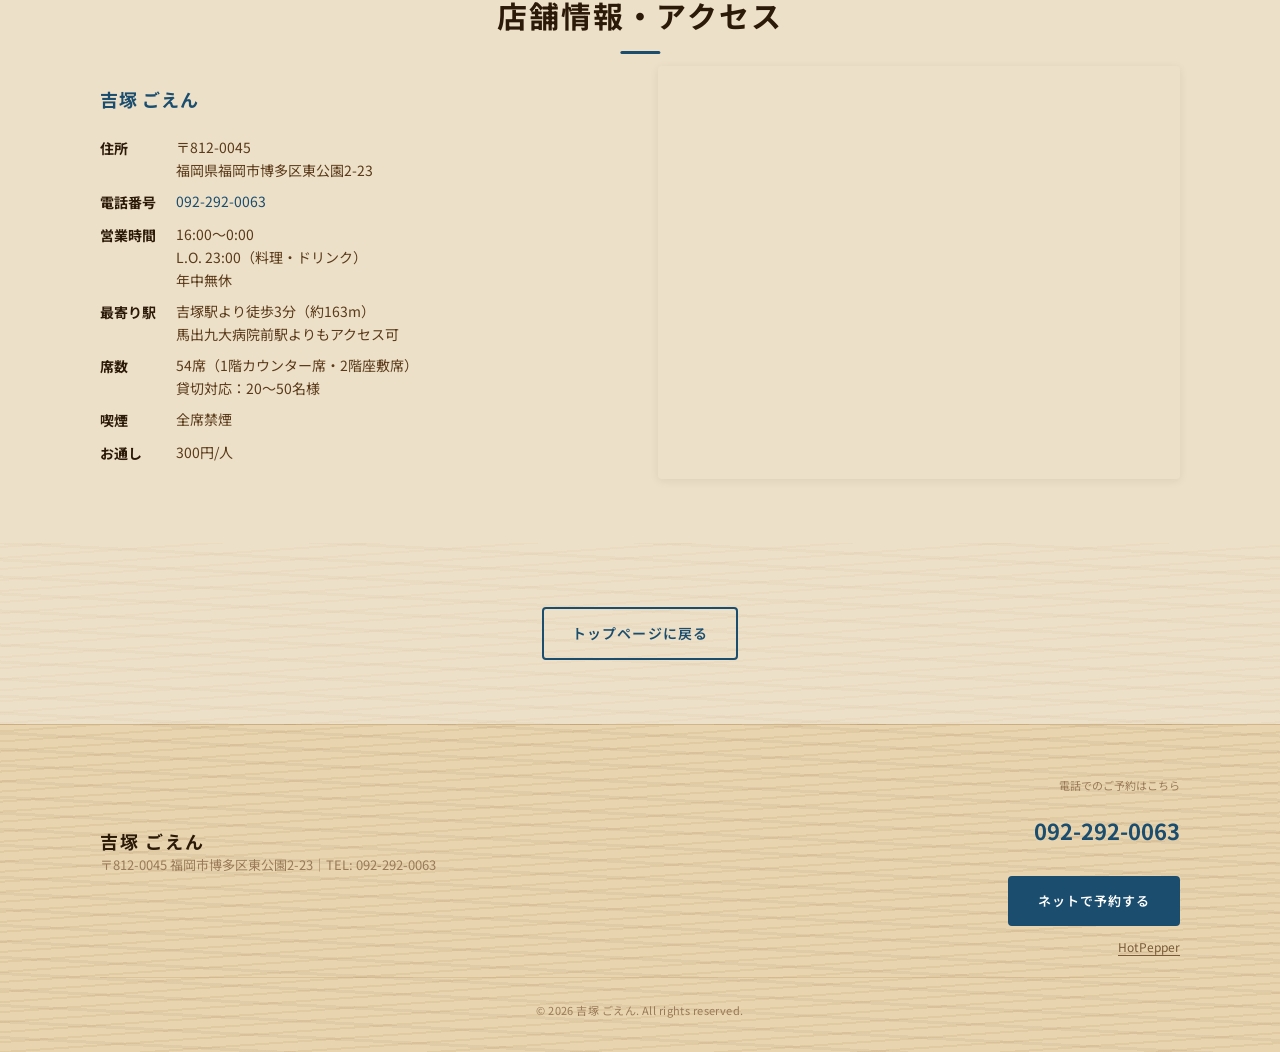
<file: blog/index.html>
<!DOCTYPE html>
<html lang="ja">
<head>
<meta charset="UTF-8">
<title>ブログ・お知らせ｜吉塚 ごえん</title>
<meta name="viewport" content="width=device-width, initial-scale=1">
<meta name="description" content="吉塚 ごえんのブログ・お知らせ一覧。最新情報や来店前に役立つ情報を更新しています。">
<link rel="icon" href="../images/yoshizukagoen_favicon.png">
<link rel="preconnect" href="https://fonts.googleapis.com">
<link rel="preconnect" href="https://fonts.gstatic.com" crossorigin>
<link href="https://fonts.googleapis.com/css2?family=Noto+Sans+JP:wght@400;500;700&display=swap" rel="stylesheet">
<link rel="stylesheet" href="../style.css">
<meta property="og:type" content="website">
<meta property="og:site_name" content="吉塚 ごえん">
<meta property="og:title" content="ブログ・お知らせ｜吉塚 ごえん">
<meta property="og:description" content="吉塚 ごえんの最新情報やおすすめ情報を発信しています。">
<meta property="og:url" content="https://yoshizuka-goen.com/blog/">
<meta property="og:image" content="https://yoshizuka-goen.com/images/hero-goen.jpg">
<link rel="canonical" href="https://yoshizuka-goen.com/blog/">

<!-- 構造化データ -->
<script type="application/ld+json">
{
  "@context": "https://schema.org",
  "@type": "BreadcrumbList",
  "itemListElement": [
    {"@type": "ListItem", "position": 1, "name": "ホーム", "item": "https://yoshizuka-goen.com/"},
    {"@type": "ListItem", "position": 2, "name": "ブログ・お知らせ", "item": "https://yoshizuka-goen.com/blog/"}
  ]
}
</script>

<!-- Google tag (gtag.js) -->
<script async src="https://www.googletagmanager.com/gtag/js?id=G-EHQF1C3M8V"></script>
<script>
  window.dataLayer = window.dataLayer || [];
  function gtag(){dataLayer.push(arguments);}
  gtag('js', new Date());
  gtag('config', 'G-EHQF1C3M8V');
</script>
<script src="../vendor/blog-security.js"></script>
</head>

<body data-page="blog">
<div id="top"></div>
<div id="shared-header"></div>

<main id="main">

  <section class="section is-inview page-head" style="padding-top: calc(var(--header-h) + 16px) !important;">
    <div class="section-inner">
      <h1 class="page-title">ブログ・お知らせ</h1>
      <p class="page-lead">最新のメニュー情報・宴会案内・キャンペーンなど、<br>来店前に役立つ情報を発信しています。</p>
    </div>
  </section>

  <section class="section is-inview">
    <div class="section-inner">
      <div id="blogList" class="blog-grid"></div>
      <p id="blogStatus" style="margin-top:14px; opacity:.75;"></p>
    </div>
  </section>

  <div id="shared-bottom"></div>
  <a href="#top" class="page-top" aria-label="ページの先頭へ"><svg xmlns="http://www.w3.org/2000/svg" width="22" height="22" viewBox="0 0 24 24" fill="none" stroke="currentColor" stroke-width="2.5" stroke-linecap="round" stroke-linejoin="round"><polyline points="18 15 12 9 6 15"/></svg></a>

</main>

<script src="../common.js"></script>
<script>
(async () => {
  const listEl   = document.getElementById('blogList');
  const statusEl = document.getElementById('blogStatus');

  function esc(s) {
    return String(s ?? '').replaceAll('&','&amp;').replaceAll('<','&lt;')
      .replaceAll('>','&gt;').replaceAll('"','&quot;');
  }
  function fmtDate(d) {
    const m = String(d || '').match(/^(\d{4})-(\d{2})-(\d{2})$/);
    return m ? `${m[1]}.${m[2]}.${m[3]}` : esc(d || '');
  }

  try {
    if (statusEl) statusEl.textContent = '読み込み中…';

    const res = await fetch('./posts.json', { cache: 'no-store' });
    if (!res.ok) throw new Error('posts.jsonが読み込めません（' + res.status + '）');
    const posts = (await res.json()).posts;
    if (!Array.isArray(posts)) throw new Error('posts.jsonの形式が不正です');

    posts.sort((a, b) => String(b.date || '').localeCompare(String(a.date || '')));

    if (posts.length === 0) {
      if (statusEl) statusEl.textContent = 'まだ記事がありません。';
      return;
    }

    listEl.innerHTML = posts.map(p => {
      const href = `/blog/posts/post?slug=${encodeURIComponent(p.slug)}`;
      const bg = p.image ? `style="background-image:url('${esc(BlogSecurity.imageURL(p.image))}');"` : '';
      return `
        <article class="blog-card">
          <a href="${href}">
            <div class="blog-image" ${bg}></div>
            <div class="blog-body">
              <time class="blog-date" datetime="${esc(p.date)}">${fmtDate(p.date)}</time>
              <h3 class="blog-title">${esc(p.title)}</h3>
              <p class="blog-excerpt">${esc(p.excerpt)}</p>
            </div>
          </a>
        </article>`;
    }).join('');

    if (statusEl) statusEl.textContent = '';

  } catch(e) {
    if (statusEl) statusEl.textContent = 'エラー：' + (e?.message || e);
    console.error(e);
  }
})();
</script>

</body>
</html>
</file>
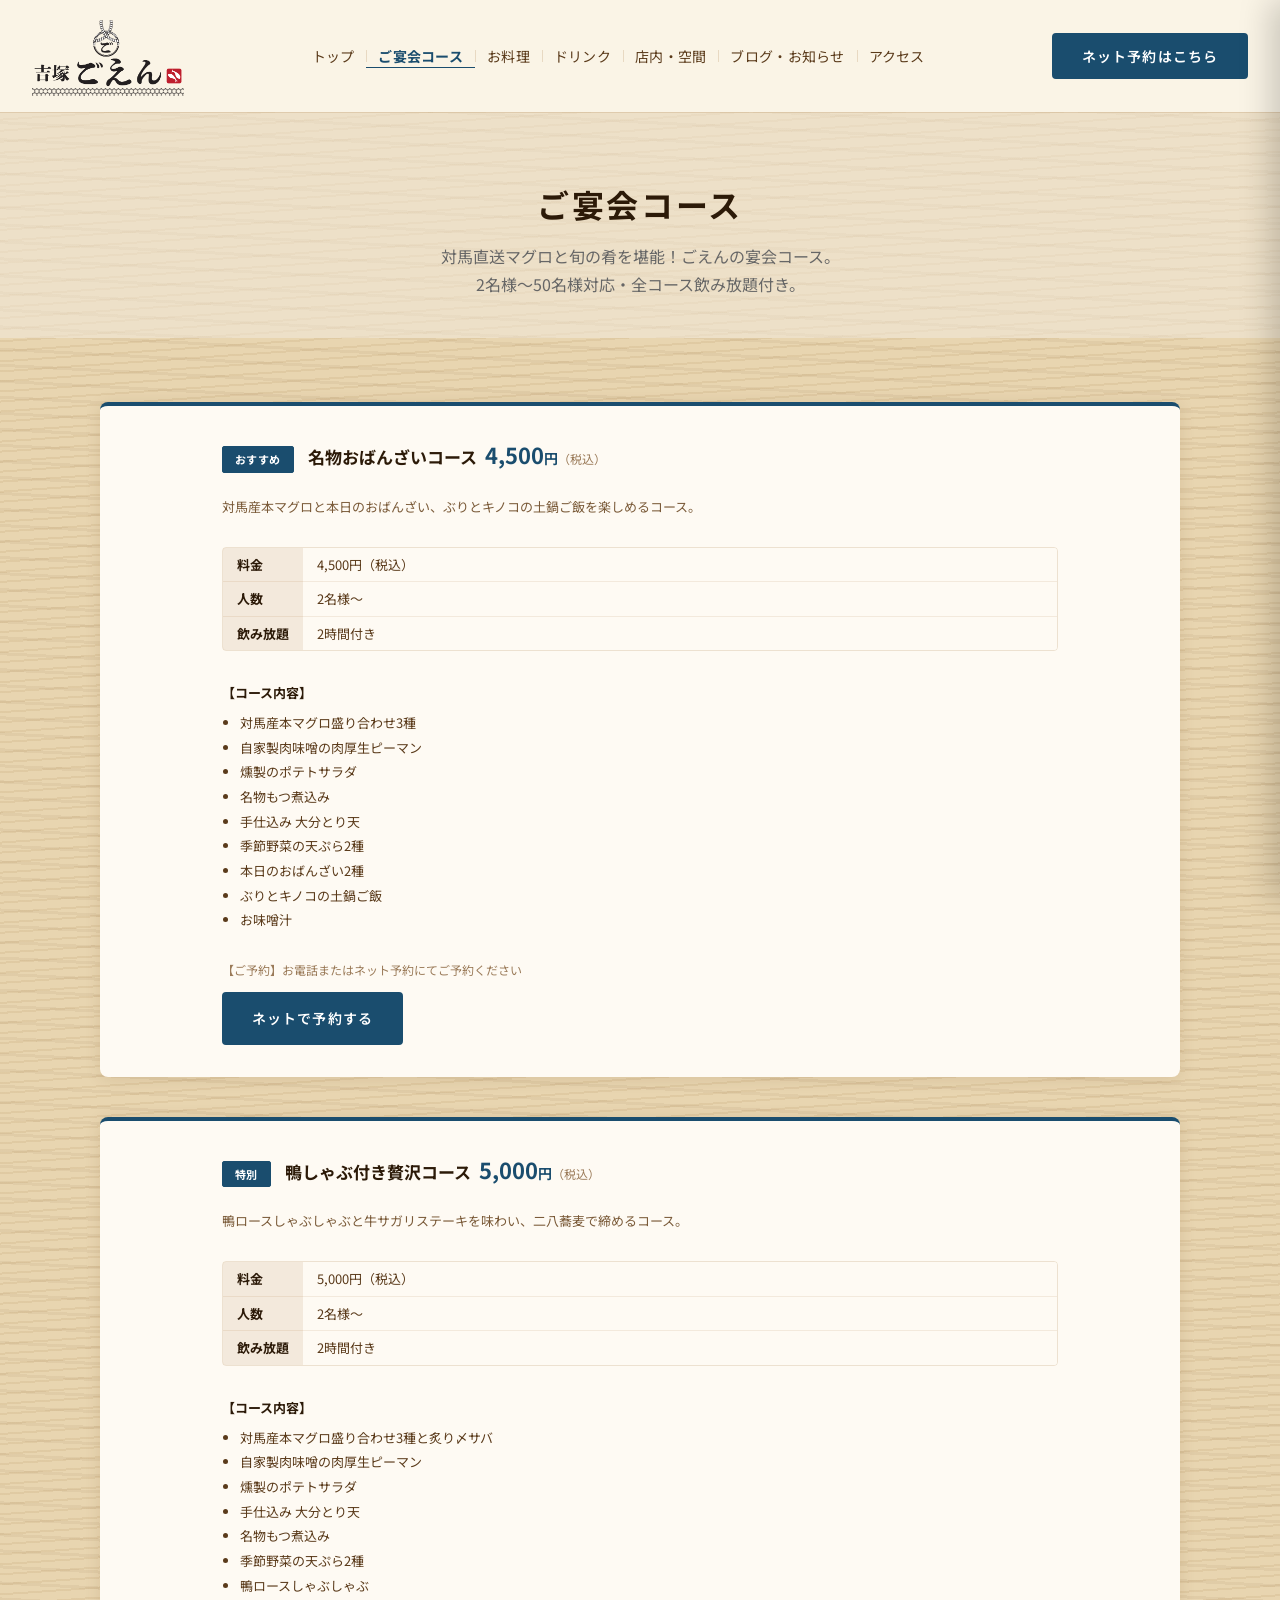
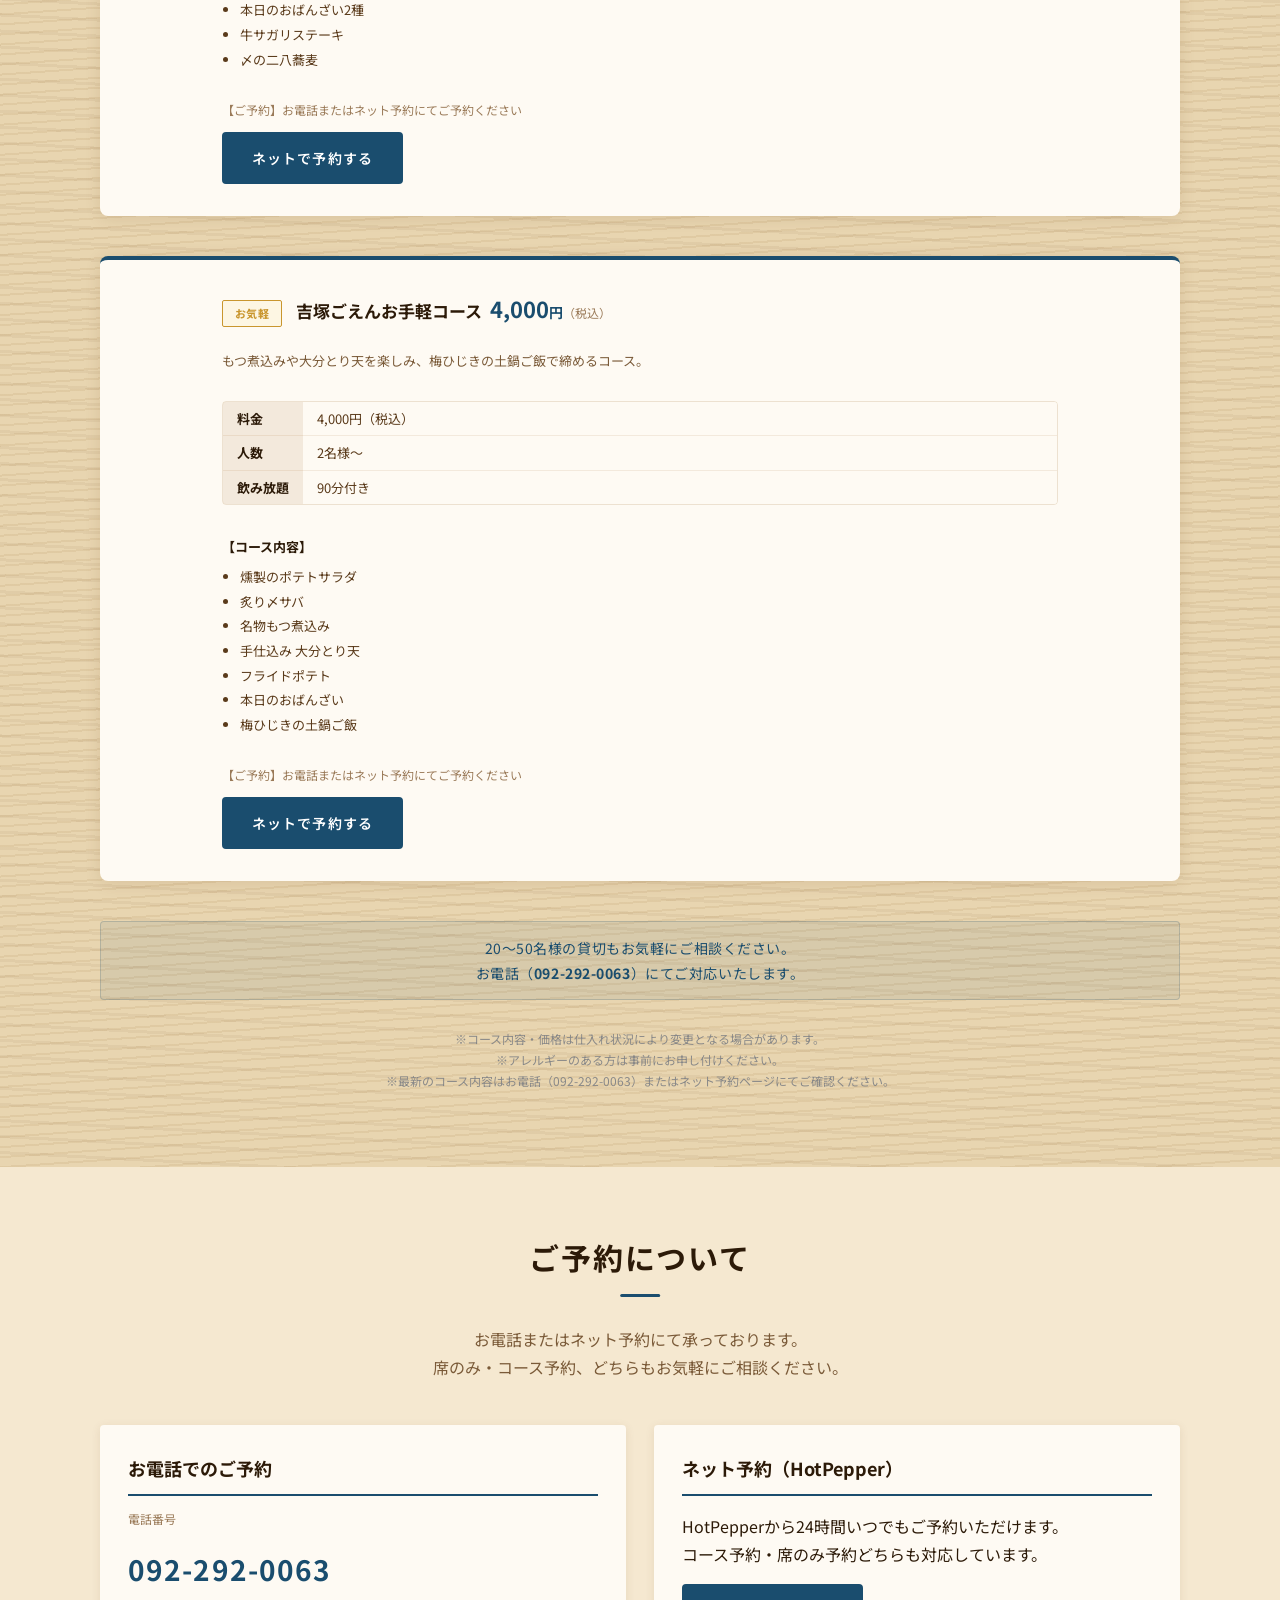
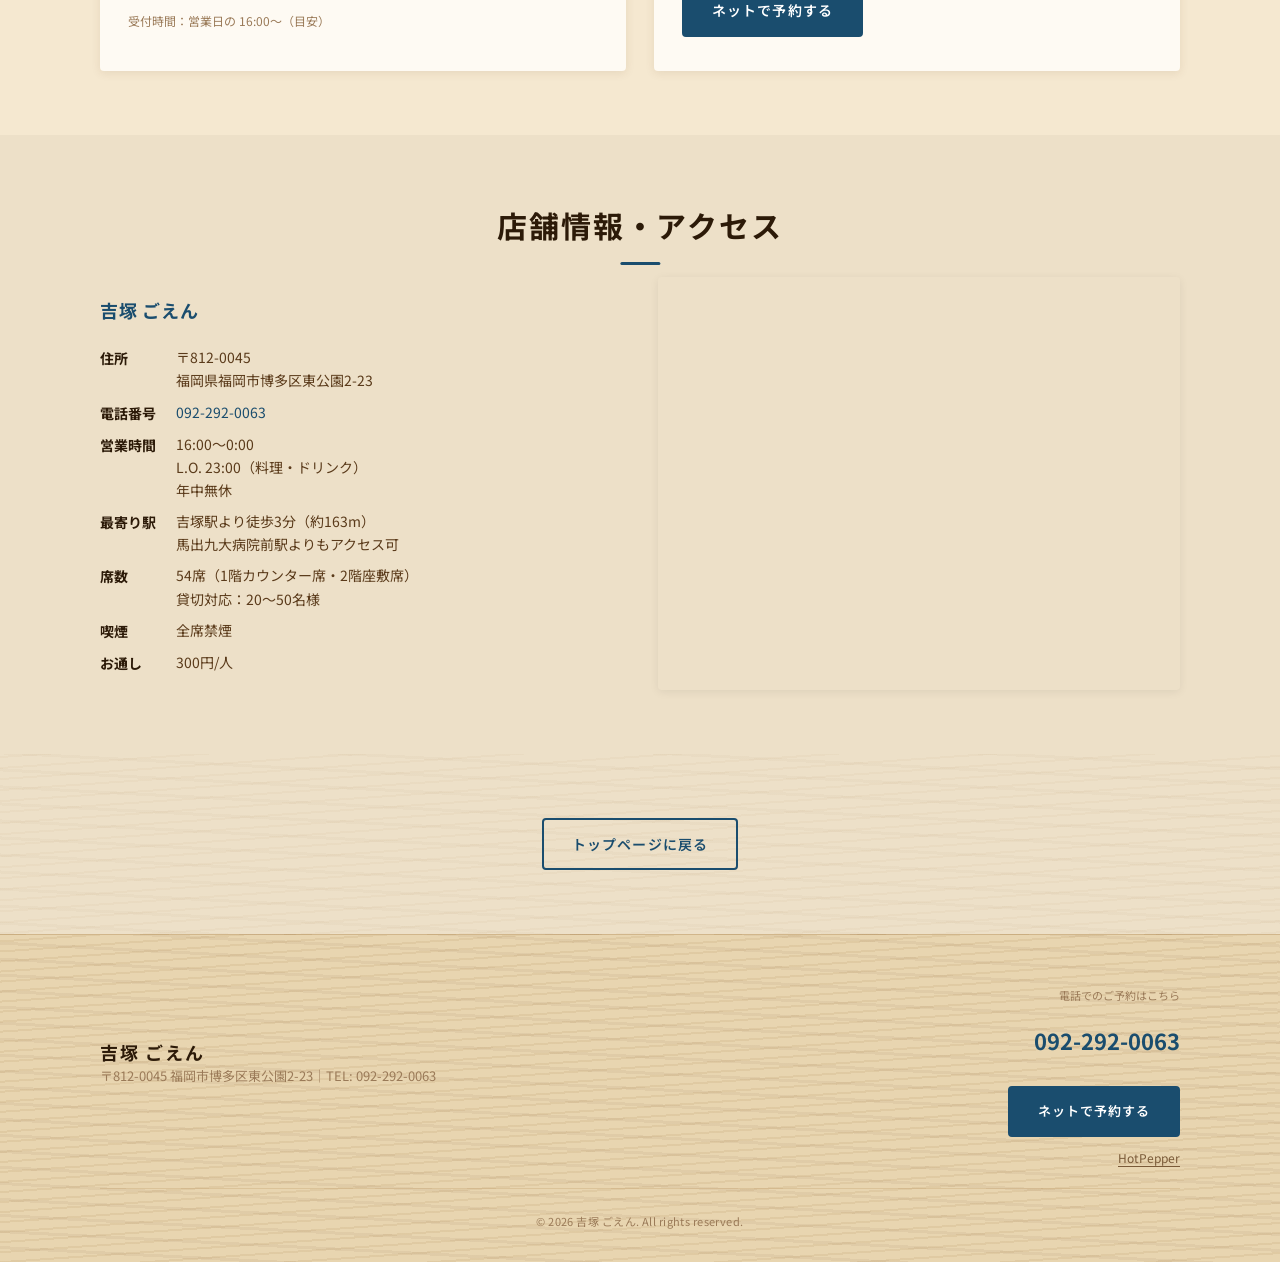
<file: course.html>
<!DOCTYPE html>
<html lang="ja">
<head>
<meta charset="UTF-8">
<title>ご宴会コース｜吉塚 ごえん</title>
<meta name="viewport" content="width=device-width, initial-scale=1">
<meta name="description" content="吉塚 ごえんの宴会コース。4,000円〜の飲み放題付きコースを3プランご用意。2名様〜最大50名様。吉塚駅より徒歩3分の魚肴酒場。">
<link rel="icon" href="./images/yoshizukagoen_favicon.png">
<link rel="preconnect" href="https://fonts.googleapis.com">
<link rel="preconnect" href="https://fonts.gstatic.com" crossorigin>
<link href="https://fonts.googleapis.com/css2?family=Noto+Sans+JP:wght@400;500;700&display=swap" rel="stylesheet">
<link rel="stylesheet" href="./style.css">
<meta property="og:type" content="website">
<meta property="og:site_name" content="吉塚 ごえん">
<meta property="og:title" content="ご宴会コース｜吉塚 ごえん">
<meta property="og:description" content="吉塚 ごえんの宴会コース。4,000円〜の飲み放題付きコースを3プランご用意。2名様〜最大50名様。歓送迎会・誕生日・貸切宴会。吉塚駅より徒歩3分。">
<meta property="og:url" content="https://yoshizuka-goen.com/course.html">
<meta property="og:image" content="https://yoshizuka-goen.com/images/hero-goen.jpg">
<link rel="canonical" href="https://yoshizuka-goen.com/course.html">

<!-- 構造化データ -->
<script type="application/ld+json">
{
  "@context": "https://schema.org",
  "@type": "BreadcrumbList",
  "itemListElement": [
    {"@type": "ListItem", "position": 1, "name": "ホーム", "item": "https://yoshizuka-goen.com/"},
    {"@type": "ListItem", "position": 2, "name": "ご宴会コース", "item": "https://yoshizuka-goen.com/course.html"}
  ]
}
</script>
<script type="application/ld+json">
{
  "@context": "https://schema.org",
  "@type": "FAQPage",
  "mainEntity": [
    {
      "@type": "Question",
      "name": "吉塚ごえんの宴会コースはいくらですか？",
      "acceptedAnswer": {
        "@type": "Answer",
        "text": "4,000円〜（税込・飲み放題付き）の宴会コースを3プランご用意しています。4,000円コース（飲み放題90分）、4,500円・5,000円コース（飲み放題2時間）です。"
      }
    },
    {
      "@type": "Question",
      "name": "何名から宴会コースを利用できますか？",
      "acceptedAnswer": {
        "@type": "Answer",
        "text": "2名様からご利用いただけます。最大50名様まで対応しています。貸切は20〜50名様でお受けしています。"
      }
    },
    {
      "@type": "Question",
      "name": "吉塚で歓送迎会・宴会ができる居酒屋はどこですか？",
      "acceptedAnswer": {
        "@type": "Answer",
        "text": "吉塚 ごえん（福岡市博多区東公園2-23）では、4,000円〜の飲み放題付き宴会コースを3プランご用意しています。吉塚駅より徒歩3分、最大50名様まで対応しています。お電話（092-292-0063）またはHotPepperよりご予約ください。"
      }
    },
    {
      "@type": "Question",
      "name": "飲み放題は何時間ですか？",
      "acceptedAnswer": {
        "@type": "Answer",
        "text": "コースによって異なります。4,000円コースは90分、4,500円・5,000円コースは2時間の飲み放題が付きます。"
      }
    }
  ]
}
</script>

<!-- Google tag (gtag.js) -->
<script async src="https://www.googletagmanager.com/gtag/js?id=G-EHQF1C3M8V"></script>
<script>
  window.dataLayer = window.dataLayer || [];
  function gtag(){dataLayer.push(arguments);}
  gtag('js', new Date());
  gtag('config', 'G-EHQF1C3M8V');
</script>
</head>

<body data-page="course">
<div id="shared-header"></div>

<main id="main">

  <section class="section page-head">
    <div class="section-inner">
      <h1 class="page-title">ご宴会コース</h1>
      <p class="page-lead">対馬直送マグロと旬の肴を堪能！ごえんの宴会コース。<br>2名様〜50名様対応・全コース飲み放題付き。</p>
    </div>
  </section>

  <section class="section course">
    <div class="section-inner">

      <article class="course-row course-row--no-img">
        <div class="course-row__body">
          <h2 class="course-row__title">
            <span class="badge badge-red" style="margin-right:10px;vertical-align:middle;">おすすめ</span>
            <span class="course-row__title-text">名物おばんざいコース</span>
            <span class="course-row__price">4,500<small>円</small><span class="price-tax">（税込）</span></span>
          </h2>
          <p class="course-row__desc">対馬産本マグロと本日のおばんざい、ぶりとキノコの土鍋ご飯を楽しめるコース。</p>

          <dl class="course-specs">
            <div class="course-specs__row"><dt>料金</dt><dd>4,500円（税込）</dd></div>
            <div class="course-specs__row"><dt>人数</dt><dd>2名様〜</dd></div>
            <div class="course-specs__row"><dt>飲み放題</dt><dd>2時間付き</dd></div>
          </dl>

          <div class="course-row__items">
            <p class="course-items-label">【コース内容】</p>
            <ul>
              <li>対馬産本マグロ盛り合わせ3種</li>
              <li>自家製肉味噌の肉厚生ピーマン</li>
              <li>燻製のポテトサラダ</li>
              <li>名物もつ煮込み</li>
              <li>手仕込み 大分とり天</li>
              <li>季節野菜の天ぷら2種</li>
              <li>本日のおばんざい2種</li>
              <li>ぶりとキノコの土鍋ご飯</li>
              <li>お味噌汁</li>
            </ul>
          </div>

          <p class="course-reserve-note">【ご予約】お電話またはネット予約にてご予約ください</p>
          <a href="https://www.hotpepper.jp/strJ003498732/yoyaku/hpds" target="_blank" rel="noopener" class="btn-primary course-row__btn">ネットで予約する</a>
        </div>
      </article>

      <article class="course-row course-row--no-img">
        <div class="course-row__body">
          <h2 class="course-row__title">
            <span class="badge badge-red" style="margin-right:10px;vertical-align:middle;">特別</span>
            <span class="course-row__title-text">鴨しゃぶ付き贅沢コース</span>
            <span class="course-row__price">5,000<small>円</small><span class="price-tax">（税込）</span></span>
          </h2>
          <p class="course-row__desc">鴨ロースしゃぶしゃぶと牛サガリステーキを味わい、二八蕎麦で締めるコース。</p>

          <dl class="course-specs">
            <div class="course-specs__row"><dt>料金</dt><dd>5,000円（税込）</dd></div>
            <div class="course-specs__row"><dt>人数</dt><dd>2名様〜</dd></div>
            <div class="course-specs__row"><dt>飲み放題</dt><dd>2時間付き</dd></div>
          </dl>

          <div class="course-row__items">
            <p class="course-items-label">【コース内容】</p>
            <ul>
              <li>対馬産本マグロ盛り合わせ3種と炙り〆サバ</li>
              <li>自家製肉味噌の肉厚生ピーマン</li>
              <li>燻製のポテトサラダ</li>
              <li>手仕込み 大分とり天</li>
              <li>名物もつ煮込み</li>
              <li>季節野菜の天ぷら2種</li>
              <li>鴨ロースしゃぶしゃぶ</li>
              <li>本日のおばんざい2種</li>
              <li>牛サガリステーキ</li>
              <li>〆の二八蕎麦</li>
            </ul>
          </div>

          <p class="course-reserve-note">【ご予約】お電話またはネット予約にてご予約ください</p>
          <a href="https://www.hotpepper.jp/strJ003498732/yoyaku/hpds" target="_blank" rel="noopener" class="btn-primary course-row__btn">ネットで予約する</a>
        </div>
      </article>

      <article class="course-row course-row--no-img">
        <div class="course-row__body">
          <h2 class="course-row__title">
            <span class="badge badge-gold" style="margin-right:10px;vertical-align:middle;">お気軽</span>
            <span class="course-row__title-text">吉塚ごえんお手軽コース</span>
            <span class="course-row__price">4,000<small>円</small><span class="price-tax">（税込）</span></span>
          </h2>
          <p class="course-row__desc">もつ煮込みや大分とり天を楽しみ、梅ひじきの土鍋ご飯で締めるコース。</p>

          <dl class="course-specs">
            <div class="course-specs__row"><dt>料金</dt><dd>4,000円（税込）</dd></div>
            <div class="course-specs__row"><dt>人数</dt><dd>2名様〜</dd></div>
            <div class="course-specs__row"><dt>飲み放題</dt><dd>90分付き</dd></div>
          </dl>

          <div class="course-row__items">
            <p class="course-items-label">【コース内容】</p>
            <ul>
              <li>燻製のポテトサラダ</li>
              <li>炙り〆サバ</li>
              <li>名物もつ煮込み</li>
              <li>手仕込み 大分とり天</li>
              <li>フライドポテト</li>
              <li>本日のおばんざい</li>
              <li>梅ひじきの土鍋ご飯</li>
            </ul>
          </div>

          <p class="course-reserve-note">【ご予約】お電話またはネット予約にてご予約ください</p>
          <a href="https://www.hotpepper.jp/strJ003498732/yoyaku/hpds" target="_blank" rel="noopener" class="btn-primary course-row__btn">ネットで予約する</a>
        </div>
      </article>

      <!-- 貸切・大人数案内 -->
      <div class="course-extra">
        20〜50名様の貸切もお気軽にご相談ください。<br>
        お電話（<a href="tel:0922920063" style="color:var(--primary);font-weight:700;">092-292-0063</a>）にてご対応いたします。
      </div>

      <p class="course-note">
        ※コース内容・価格は仕入れ状況により変更となる場合があります。<br>
        ※アレルギーのある方は事前にお申し付けください。<br>
        ※最新のコース内容はお電話（092-292-0063）またはネット予約ページにてご確認ください。
      </p>

    </div>
  </section>

  <div id="shared-bottom"></div>
  <a href="#" class="page-top" aria-label="ページの先頭へ"><svg xmlns="http://www.w3.org/2000/svg" width="22" height="22" viewBox="0 0 24 24" fill="none" stroke="currentColor" stroke-width="2.5" stroke-linecap="round" stroke-linejoin="round"><polyline points="18 15 12 9 6 15"/></svg></a>

</main>

<script src="./common.js"></script>
</body>
</html>
</file>
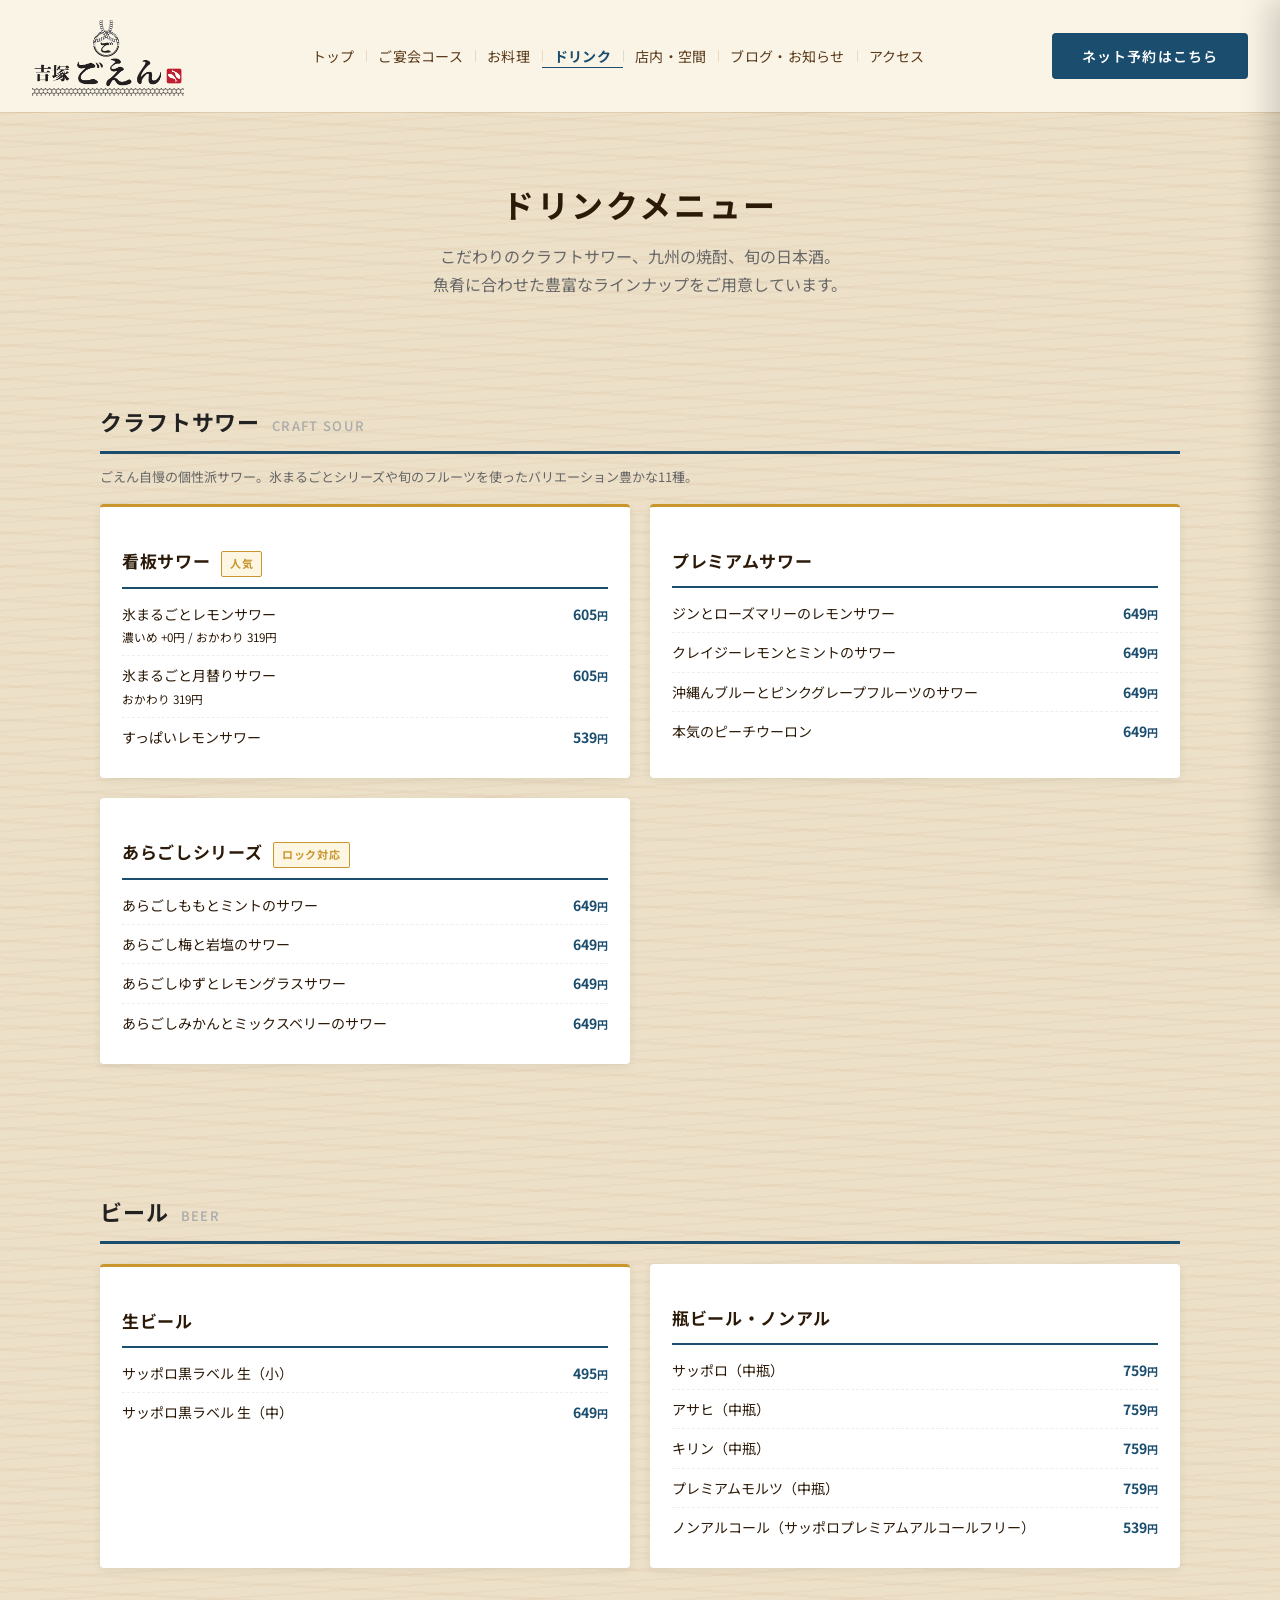
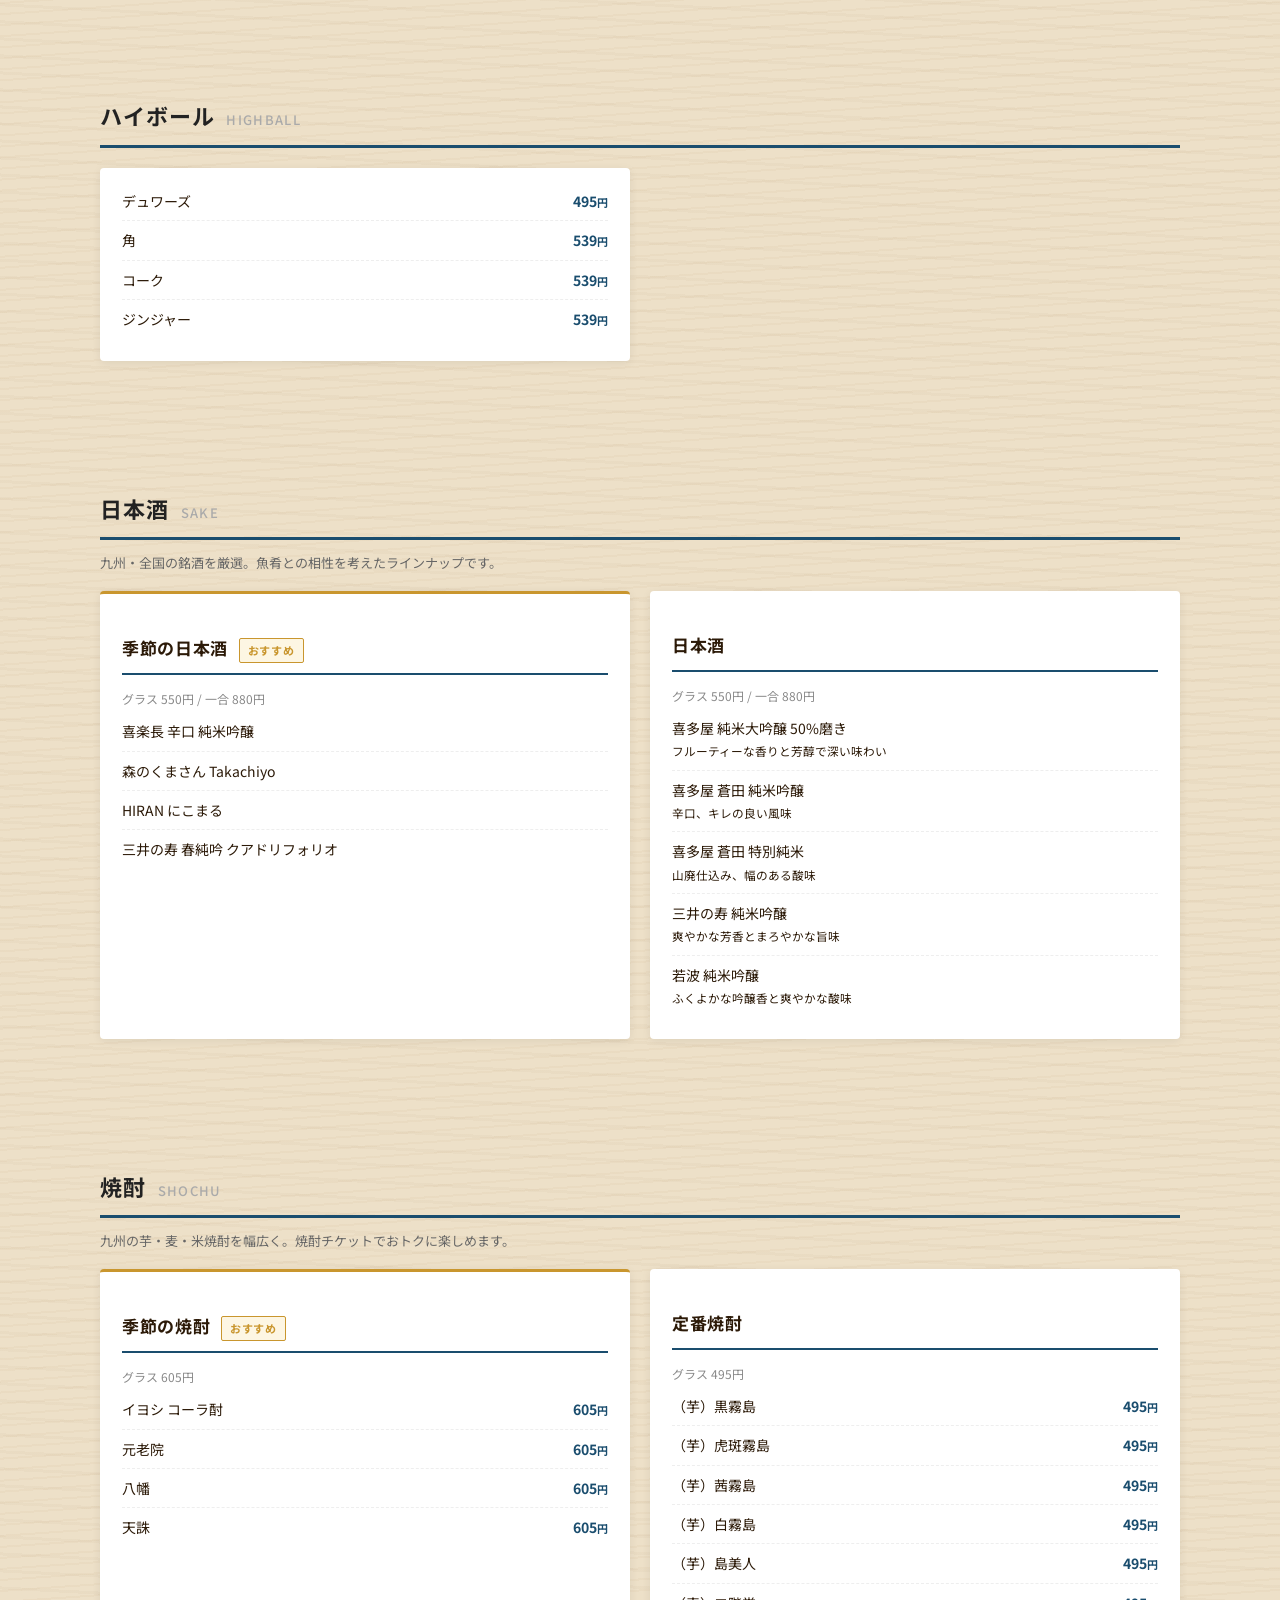
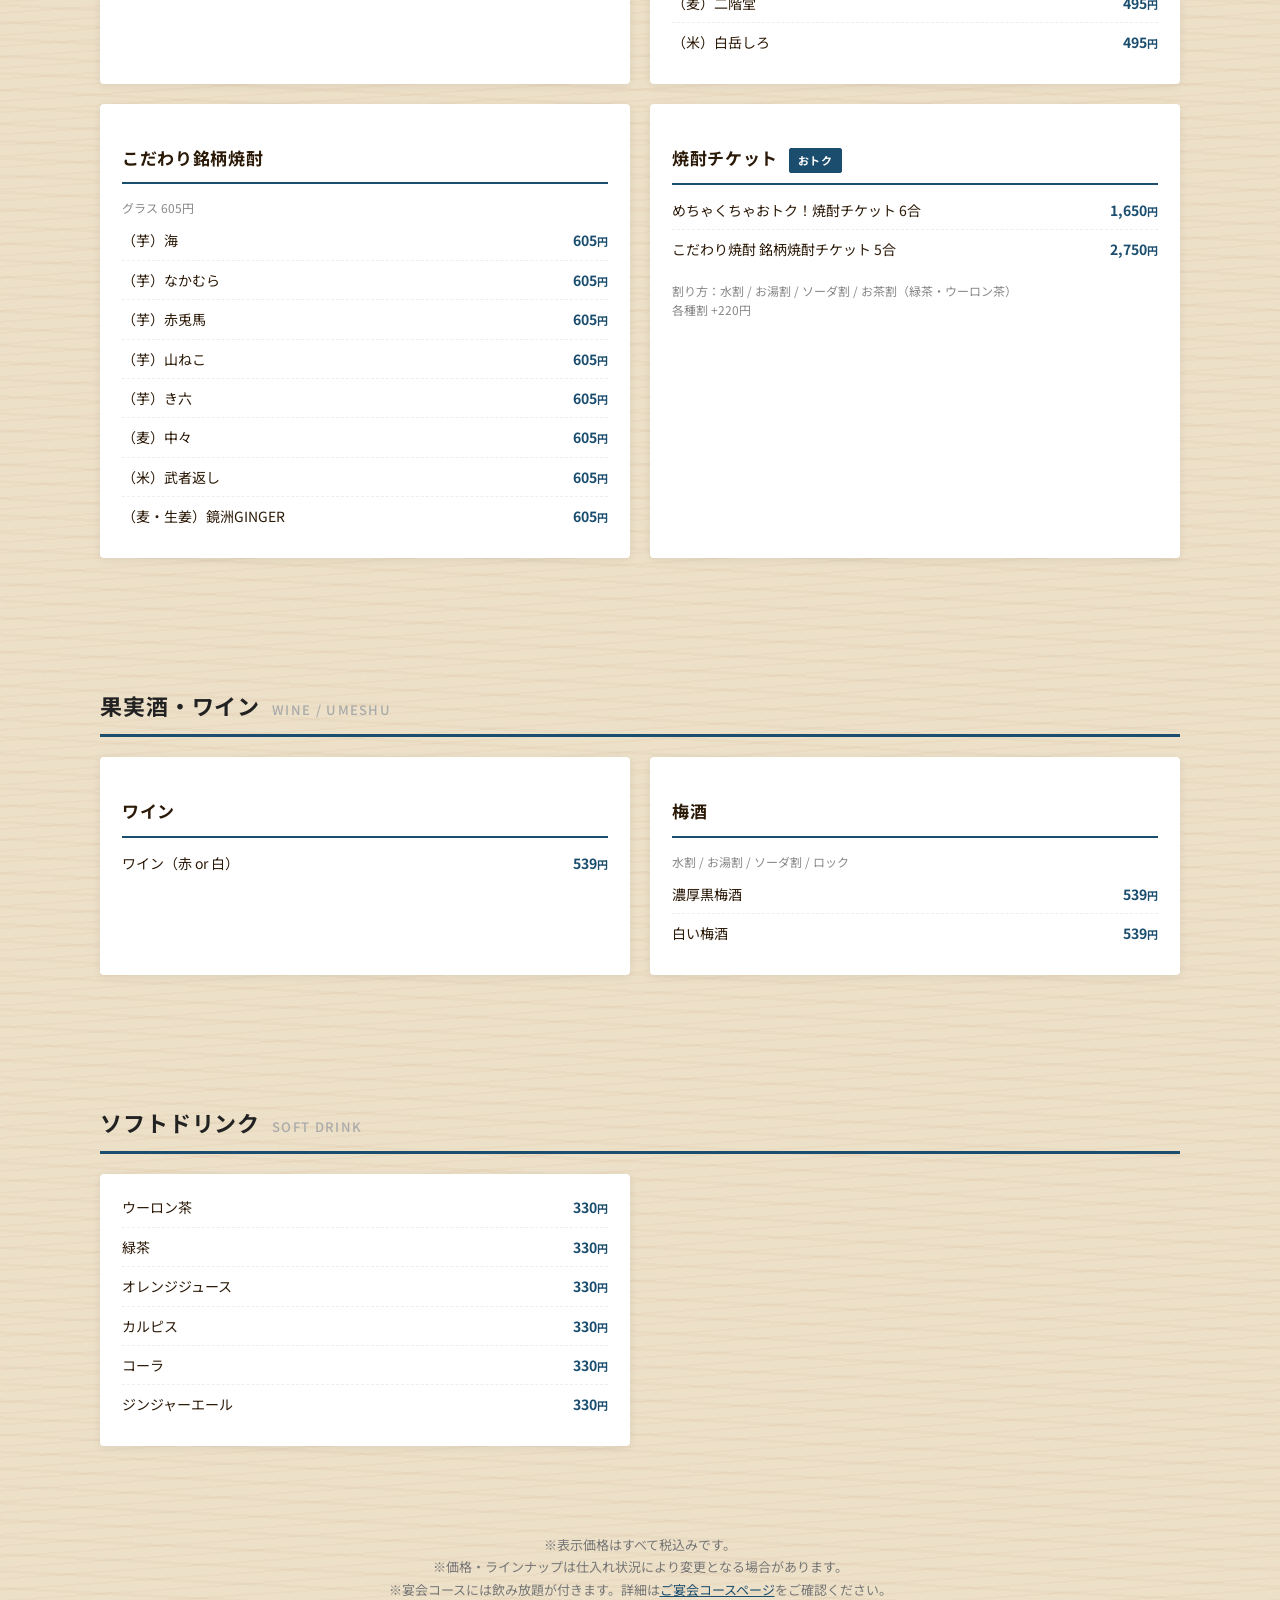
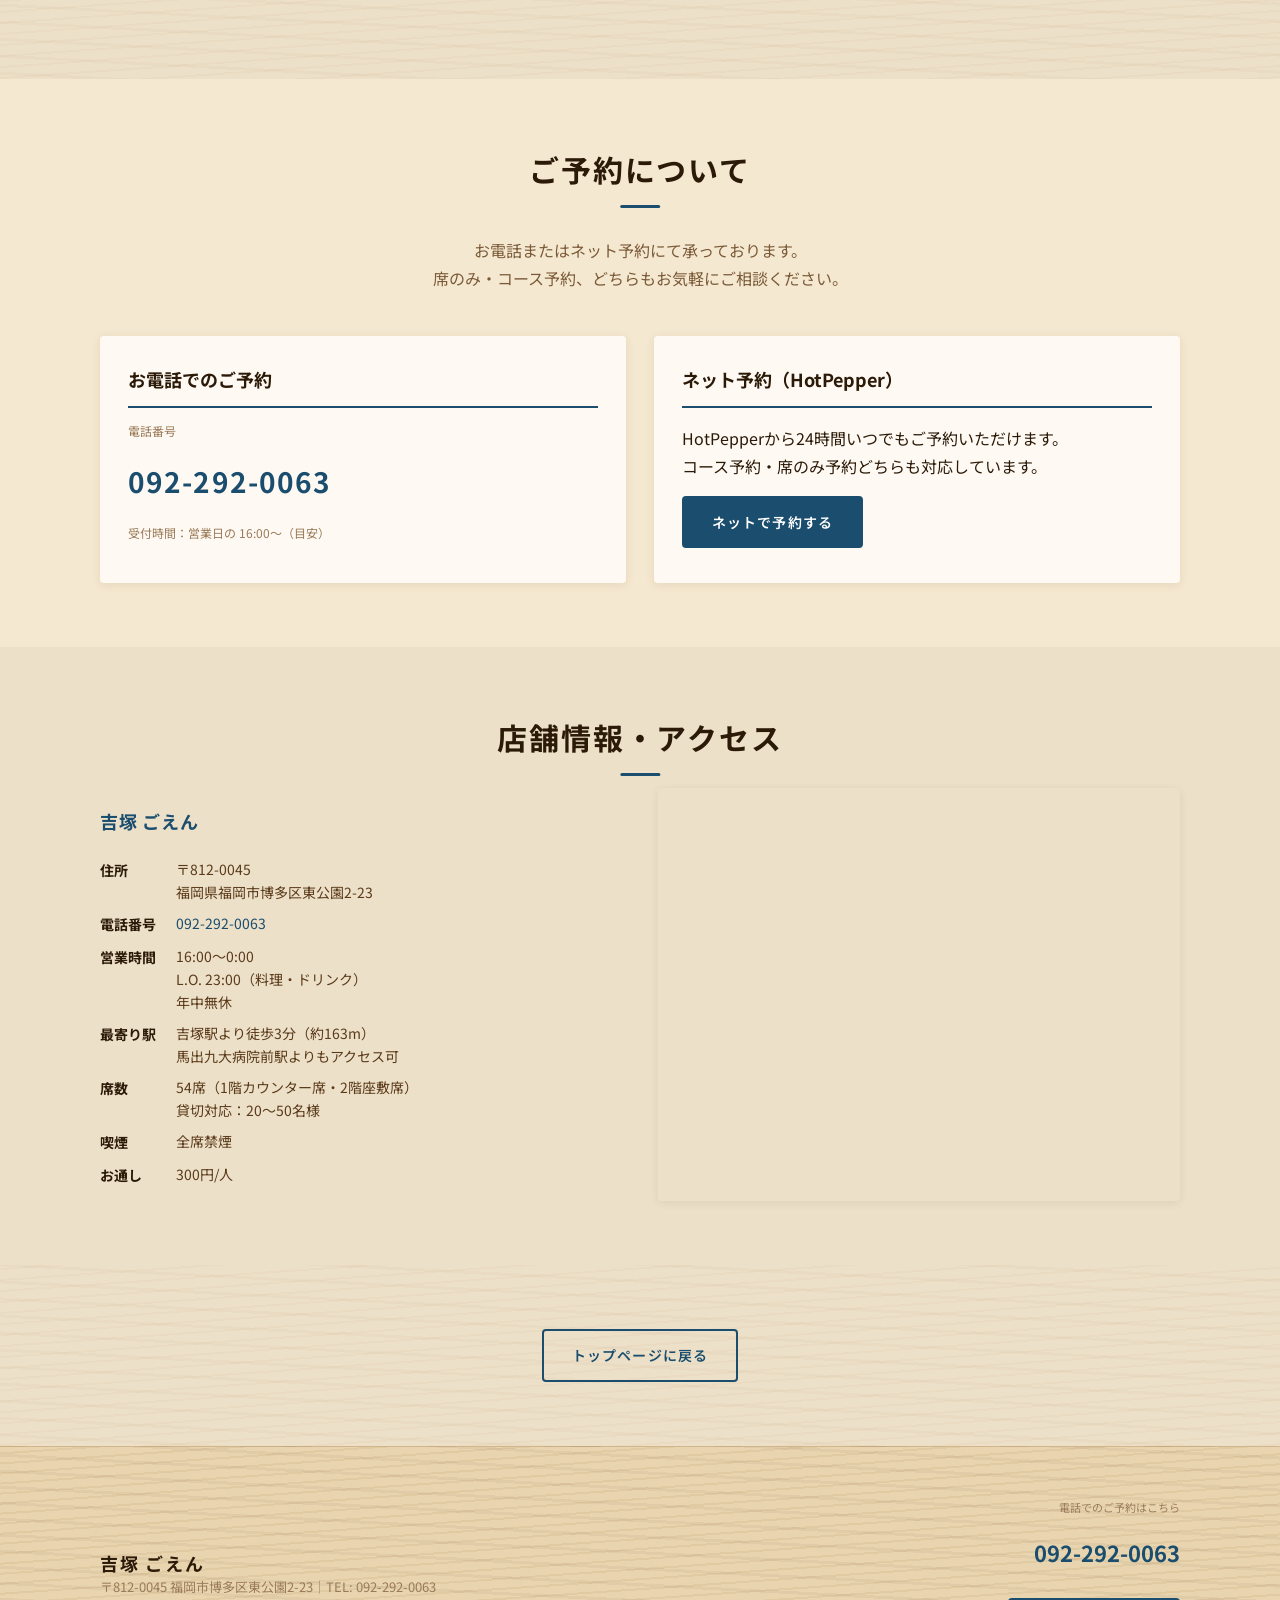
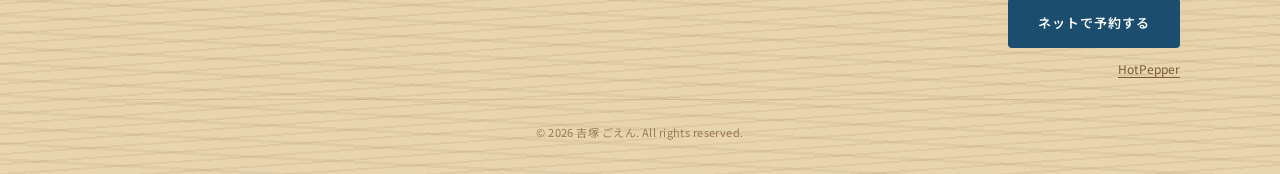
<file: drink.html>
<!DOCTYPE html>
<html lang="ja">
<head>
<meta charset="UTF-8">
<title>ドリンクメニュー｜吉塚 ごえん</title>
<meta name="viewport" content="width=device-width, initial-scale=1">
<meta name="description" content="吉塚 ごえんのドリンクメニュー。クラフトサワー・日本酒・焼酎・生ビール・ハイボールなど豊富にご用意。宴会コースには飲み放題あり。">
<link rel="icon" href="./images/yoshizukagoen_favicon.png">
<link rel="preconnect" href="https://fonts.googleapis.com">
<link rel="preconnect" href="https://fonts.gstatic.com" crossorigin>
<link href="https://fonts.googleapis.com/css2?family=Noto+Sans+JP:wght@400;500;700&display=swap" rel="stylesheet">
<link rel="stylesheet" href="./style.css">
<meta property="og:type" content="website">
<meta property="og:site_name" content="吉塚 ごえん">
<meta property="og:title" content="ドリンクメニュー｜吉塚 ごえん">
<meta property="og:description" content="吉塚 ごえんのドリンクメニュー。クラフトサワー11種・日本酒・焼酎15種以上・生ビール・ハイボールなど豊富なラインナップ。宴会コースには飲み放題付き。">
<meta property="og:url" content="https://yoshizuka-goen.com/drink.html">
<meta property="og:image" content="https://yoshizuka-goen.com/images/hero-goen.jpg">
<link rel="canonical" href="https://yoshizuka-goen.com/drink.html">

<!-- 構造化データ -->
<script type="application/ld+json">
{
  "@context": "https://schema.org",
  "@type": "BreadcrumbList",
  "itemListElement": [
    {"@type": "ListItem", "position": 1, "name": "ホーム", "item": "https://yoshizuka-goen.com/"},
    {"@type": "ListItem", "position": 2, "name": "ドリンクメニュー", "item": "https://yoshizuka-goen.com/drink.html"}
  ]
}
</script>
<script type="application/ld+json">
{
  "@context": "https://schema.org",
  "@type": "FAQPage",
  "mainEntity": [
    {
      "@type": "Question",
      "name": "吉塚ごえんにはどんなドリンクがありますか？",
      "acceptedAnswer": {
        "@type": "Answer",
        "text": "生ビール（サッポロ黒ラベル）、クラフトサワー11種、日本酒、焼酎15種以上、ハイボール、果実酒、ワイン、ソフトドリンクをご用意しています。宴会コースには飲み放題が付きます。"
      }
    },
    {
      "@type": "Question",
      "name": "吉塚ごえんの看板ドリンクは何ですか？",
      "acceptedAnswer": {
        "@type": "Answer",
        "text": "「氷まるごとレモンサワー」（605円）が看板ドリンクです。氷そのものがレモンでできていて、飲み進めるほどに味が濃くなります。濃いめ追加料金なし、おかわり319円でお楽しみいただけます。"
      }
    },
    {
      "@type": "Question",
      "name": "焼酎は何種類ありますか？",
      "acceptedAnswer": {
        "@type": "Answer",
        "text": "芋・麦・米の定番銘柄から、赤兎馬・山ねこ・なかむらなどこだわりの銘柄まで15種以上ご用意しています。焼酎チケット（6合1,650円）を使えばさらにお得です。"
      }
    },
    {
      "@type": "Question",
      "name": "日本酒はありますか？",
      "acceptedAnswer": {
        "@type": "Answer",
        "text": "はい。喜楽長・若波・喜多屋など九州・全国の銘酒をグラス550円、一合880円でご提供しています。旬の季節限定酒も常時4種ご用意しています。"
      }
    }
  ]
}
</script>

<!-- Google tag (gtag.js) -->
<script async src="https://www.googletagmanager.com/gtag/js?id=G-EHQF1C3M8V"></script>
<script>
  window.dataLayer = window.dataLayer || [];
  function gtag(){dataLayer.push(arguments);}
  gtag('js', new Date());
  gtag('config', 'G-EHQF1C3M8V');
</script>
</head>

<body data-page="drink">
<div id="shared-header"></div>

<main id="main">

  <section class="section page-head">
    <div class="section-inner">
      <h1 class="page-title">ドリンクメニュー</h1>
      <p class="page-lead">
        こだわりのクラフトサワー、九州の焼酎、旬の日本酒。<br>
        魚肴に合わせた豊富なラインナップをご用意しています。
      </p>
    </div>
  </section>

  <!-- クラフトサワー -->
  <section class="section menu-section">
    <div class="section-inner">
      <h2 class="menu-cat-title"><span class="menu-cat-ja">クラフトサワー</span><span class="menu-cat-en">CRAFT SOUR</span></h2>
      <p class="menu-cat-lead">ごえん自慢の個性派サワー。氷まるごとシリーズや旬のフルーツを使ったバリエーション豊かな11種。</p>
      <div class="mp-grid mp-grid--2">

        <div class="mp-card mp-card--feature">
          <p class="mp-card__title">看板サワー <span class="mp-badge mp-badge--gold">人気</span></p>
          <ul class="mp-list">
            <li class="mp-item"><span>氷まるごとレモンサワー<br><small>濃いめ +0円 / おかわり 319円</small></span><span class="mp-price">605<small>円</small></span></li>
            <li class="mp-item"><span>氷まるごと月替りサワー<br><small>おかわり 319円</small></span><span class="mp-price">605<small>円</small></span></li>
            <li class="mp-item"><span>すっぱいレモンサワー</span><span class="mp-price">539<small>円</small></span></li>
          </ul>
        </div>

        <div class="mp-card mp-card--feature">
          <p class="mp-card__title">プレミアムサワー</p>
          <ul class="mp-list">
            <li class="mp-item"><span>ジンとローズマリーのレモンサワー</span><span class="mp-price">649<small>円</small></span></li>
            <li class="mp-item"><span>クレイジーレモンとミントのサワー</span><span class="mp-price">649<small>円</small></span></li>
            <li class="mp-item"><span>沖縄んブルーとピンクグレープフルーツのサワー</span><span class="mp-price">649<small>円</small></span></li>
            <li class="mp-item"><span>本気のピーチウーロン</span><span class="mp-price">649<small>円</small></span></li>
          </ul>
        </div>

        <div class="mp-card">
          <p class="mp-card__title">あらごしシリーズ <span class="mp-badge mp-badge--gold">ロック対応</span></p>
          <ul class="mp-list">
            <li class="mp-item"><span>あらごしももとミントのサワー</span><span class="mp-price">649<small>円</small></span></li>
            <li class="mp-item"><span>あらごし梅と岩塩のサワー</span><span class="mp-price">649<small>円</small></span></li>
            <li class="mp-item"><span>あらごしゆずとレモングラスサワー</span><span class="mp-price">649<small>円</small></span></li>
            <li class="mp-item"><span>あらごしみかんとミックスベリーのサワー</span><span class="mp-price">649<small>円</small></span></li>
          </ul>
        </div>

      </div>
    </div>
  </section>

  <!-- ビール -->
  <section class="section menu-section" style="background:var(--bg-alt);">
    <div class="section-inner">
      <h2 class="menu-cat-title"><span class="menu-cat-ja">ビール</span><span class="menu-cat-en">BEER</span></h2>
      <div class="mp-grid mp-grid--2">

        <div class="mp-card mp-card--feature">
          <p class="mp-card__title">生ビール</p>
          <ul class="mp-list">
            <li class="mp-item"><span>サッポロ黒ラベル 生（小）</span><span class="mp-price">495<small>円</small></span></li>
            <li class="mp-item"><span>サッポロ黒ラベル 生（中）</span><span class="mp-price">649<small>円</small></span></li>
          </ul>
        </div>

        <div class="mp-card">
          <p class="mp-card__title">瓶ビール・ノンアル</p>
          <ul class="mp-list">
            <li class="mp-item"><span>サッポロ（中瓶）</span><span class="mp-price">759<small>円</small></span></li>
            <li class="mp-item"><span>アサヒ（中瓶）</span><span class="mp-price">759<small>円</small></span></li>
            <li class="mp-item"><span>キリン（中瓶）</span><span class="mp-price">759<small>円</small></span></li>
            <li class="mp-item"><span>プレミアムモルツ（中瓶）</span><span class="mp-price">759<small>円</small></span></li>
            <li class="mp-item"><span>ノンアルコール（サッポロプレミアムアルコールフリー）</span><span class="mp-price">539<small>円</small></span></li>
          </ul>
        </div>

      </div>
    </div>
  </section>

  <!-- ハイボール -->
  <section class="section menu-section">
    <div class="section-inner">
      <h2 class="menu-cat-title"><span class="menu-cat-ja">ハイボール</span><span class="menu-cat-en">HIGHBALL</span></h2>
      <div class="mp-grid mp-grid--2">

        <div class="mp-card">
          <ul class="mp-list">
            <li class="mp-item"><span>デュワーズ</span><span class="mp-price">495<small>円</small></span></li>
            <li class="mp-item"><span>角</span><span class="mp-price">539<small>円</small></span></li>
            <li class="mp-item"><span>コーク</span><span class="mp-price">539<small>円</small></span></li>
            <li class="mp-item"><span>ジンジャー</span><span class="mp-price">539<small>円</small></span></li>
          </ul>
        </div>

      </div>
    </div>
  </section>

  <!-- 日本酒 -->
  <section class="section menu-section" style="background:var(--bg-alt);">
    <div class="section-inner">
      <h2 class="menu-cat-title"><span class="menu-cat-ja">日本酒</span><span class="menu-cat-en">SAKE</span></h2>
      <p class="menu-cat-lead">九州・全国の銘酒を厳選。魚肴との相性を考えたラインナップです。</p>
      <div class="mp-grid mp-grid--2">

        <div class="mp-card mp-card--feature">
          <p class="mp-card__title">季節の日本酒 <span class="mp-badge mp-badge--gold">おすすめ</span></p>
          <p class="mp-card__note">グラス 550円 / 一合 880円</p>
          <ul class="mp-list">
            <li class="mp-item"><span>喜楽長 辛口 純米吟醸</span><span class="mp-price"></span></li>
            <li class="mp-item"><span>森のくまさん Takachiyo</span><span class="mp-price"></span></li>
            <li class="mp-item"><span>HIRAN にこまる</span><span class="mp-price"></span></li>
            <li class="mp-item"><span>三井の寿 春純吟 クアドリフォリオ</span><span class="mp-price"></span></li>
          </ul>
        </div>

        <div class="mp-card">
          <p class="mp-card__title">日本酒</p>
          <p class="mp-card__note">グラス 550円 / 一合 880円</p>
          <ul class="mp-list">
            <li class="mp-item"><span>喜多屋 純米大吟醸 50%磨き<br><small>フルーティーな香りと芳醇で深い味わい</small></span><span class="mp-price"></span></li>
            <li class="mp-item"><span>喜多屋 蒼田 純米吟醸<br><small>辛口、キレの良い風味</small></span><span class="mp-price"></span></li>
            <li class="mp-item"><span>喜多屋 蒼田 特別純米<br><small>山廃仕込み、幅のある酸味</small></span><span class="mp-price"></span></li>
            <li class="mp-item"><span>三井の寿 純米吟醸<br><small>爽やかな芳香とまろやかな旨味</small></span><span class="mp-price"></span></li>
            <li class="mp-item"><span>若波 純米吟醸<br><small>ふくよかな吟醸香と爽やかな酸味</small></span><span class="mp-price"></span></li>
          </ul>
        </div>

      </div>
    </div>
  </section>

  <!-- 焼酎 -->
  <section class="section menu-section">
    <div class="section-inner">
      <h2 class="menu-cat-title"><span class="menu-cat-ja">焼酎</span><span class="menu-cat-en">SHOCHU</span></h2>
      <p class="menu-cat-lead">九州の芋・麦・米焼酎を幅広く。焼酎チケットでおトクに楽しめます。</p>
      <div class="mp-grid mp-grid--2">

        <div class="mp-card mp-card--feature">
          <p class="mp-card__title">季節の焼酎 <span class="mp-badge mp-badge--gold">おすすめ</span></p>
          <p class="mp-card__note">グラス 605円</p>
          <ul class="mp-list">
            <li class="mp-item"><span>イヨシ コーラ酎</span><span class="mp-price">605<small>円</small></span></li>
            <li class="mp-item"><span>元老院</span><span class="mp-price">605<small>円</small></span></li>
            <li class="mp-item"><span>八幡</span><span class="mp-price">605<small>円</small></span></li>
            <li class="mp-item"><span>天誅</span><span class="mp-price">605<small>円</small></span></li>
          </ul>
        </div>

        <div class="mp-card">
          <p class="mp-card__title">定番焼酎</p>
          <p class="mp-card__note">グラス 495円</p>
          <ul class="mp-list">
            <li class="mp-item"><span>（芋）黒霧島</span><span class="mp-price">495<small>円</small></span></li>
            <li class="mp-item"><span>（芋）虎斑霧島</span><span class="mp-price">495<small>円</small></span></li>
            <li class="mp-item"><span>（芋）茜霧島</span><span class="mp-price">495<small>円</small></span></li>
            <li class="mp-item"><span>（芋）白霧島</span><span class="mp-price">495<small>円</small></span></li>
            <li class="mp-item"><span>（芋）島美人</span><span class="mp-price">495<small>円</small></span></li>
            <li class="mp-item"><span>（麦）二階堂</span><span class="mp-price">495<small>円</small></span></li>
            <li class="mp-item"><span>（米）白岳しろ</span><span class="mp-price">495<small>円</small></span></li>
          </ul>
        </div>

        <div class="mp-card">
          <p class="mp-card__title">こだわり銘柄焼酎</p>
          <p class="mp-card__note">グラス 605円</p>
          <ul class="mp-list">
            <li class="mp-item"><span>（芋）海</span><span class="mp-price">605<small>円</small></span></li>
            <li class="mp-item"><span>（芋）なかむら</span><span class="mp-price">605<small>円</small></span></li>
            <li class="mp-item"><span>（芋）赤兎馬</span><span class="mp-price">605<small>円</small></span></li>
            <li class="mp-item"><span>（芋）山ねこ</span><span class="mp-price">605<small>円</small></span></li>
            <li class="mp-item"><span>（芋）き六</span><span class="mp-price">605<small>円</small></span></li>
            <li class="mp-item"><span>（麦）中々</span><span class="mp-price">605<small>円</small></span></li>
            <li class="mp-item"><span>（米）武者返し</span><span class="mp-price">605<small>円</small></span></li>
            <li class="mp-item"><span>（麦・生姜）鏡洲GINGER</span><span class="mp-price">605<small>円</small></span></li>
          </ul>
        </div>

        <div class="mp-card">
          <p class="mp-card__title">焼酎チケット <span class="mp-badge mp-badge--red">おトク</span></p>
          <ul class="mp-list">
            <li class="mp-item"><span>めちゃくちゃおトク！焼酎チケット 6合</span><span class="mp-price">1,650<small>円</small></span></li>
            <li class="mp-item"><span>こだわり焼酎 銘柄焼酎チケット 5合</span><span class="mp-price">2,750<small>円</small></span></li>
          </ul>
          <p class="mp-card__note" style="margin-top:12px;">割り方：水割 / お湯割 / ソーダ割 / お茶割（緑茶・ウーロン茶）<br>各種割 +220円</p>
        </div>

      </div>
    </div>
  </section>

  <!-- 果実酒・ワイン -->
  <section class="section menu-section" style="background:var(--bg-alt);">
    <div class="section-inner">
      <h2 class="menu-cat-title"><span class="menu-cat-ja">果実酒・ワイン</span><span class="menu-cat-en">WINE / UMESHU</span></h2>
      <div class="mp-grid mp-grid--2">

        <div class="mp-card">
          <p class="mp-card__title">ワイン</p>
          <ul class="mp-list">
            <li class="mp-item"><span>ワイン（赤 or 白）</span><span class="mp-price">539<small>円</small></span></li>
          </ul>
        </div>

        <div class="mp-card">
          <p class="mp-card__title">梅酒</p>
          <p class="mp-card__note">水割 / お湯割 / ソーダ割 / ロック</p>
          <ul class="mp-list">
            <li class="mp-item"><span>濃厚黒梅酒</span><span class="mp-price">539<small>円</small></span></li>
            <li class="mp-item"><span>白い梅酒</span><span class="mp-price">539<small>円</small></span></li>
          </ul>
        </div>

      </div>
    </div>
  </section>

  <!-- ソフトドリンク -->
  <section class="section menu-section">
    <div class="section-inner">
      <h2 class="menu-cat-title"><span class="menu-cat-ja">ソフトドリンク</span><span class="menu-cat-en">SOFT DRINK</span></h2>
      <div class="mp-grid mp-grid--2">

        <div class="mp-card">
          <ul class="mp-list">
            <li class="mp-item"><span>ウーロン茶</span><span class="mp-price">330<small>円</small></span></li>
            <li class="mp-item"><span>緑茶</span><span class="mp-price">330<small>円</small></span></li>
            <li class="mp-item"><span>オレンジジュース</span><span class="mp-price">330<small>円</small></span></li>
            <li class="mp-item"><span>カルピス</span><span class="mp-price">330<small>円</small></span></li>
            <li class="mp-item"><span>コーラ</span><span class="mp-price">330<small>円</small></span></li>
            <li class="mp-item"><span>ジンジャーエール</span><span class="mp-price">330<small>円</small></span></li>
          </ul>
        </div>

      </div>
    </div>
  </section>

  <section class="section" style="padding-top:0;">
    <div class="section-inner">
      <p class="mp-note">
        ※表示価格はすべて税込みです。<br>
        ※価格・ラインナップは仕入れ状況により変更となる場合があります。<br>
        ※宴会コースには飲み放題が付きます。詳細は<a href="/course.html" style="color:var(--primary);text-decoration:underline;">ご宴会コースページ</a>をご確認ください。
      </p>
    </div>
  </section>

  <div id="shared-bottom"></div>
  <a href="#" class="page-top" aria-label="ページの先頭へ"><svg xmlns="http://www.w3.org/2000/svg" width="22" height="22" viewBox="0 0 24 24" fill="none" stroke="currentColor" stroke-width="2.5" stroke-linecap="round" stroke-linejoin="round"><polyline points="18 15 12 9 6 15"/></svg></a>

</main>

<script src="./common.js"></script>
</body>
</html>
</file>
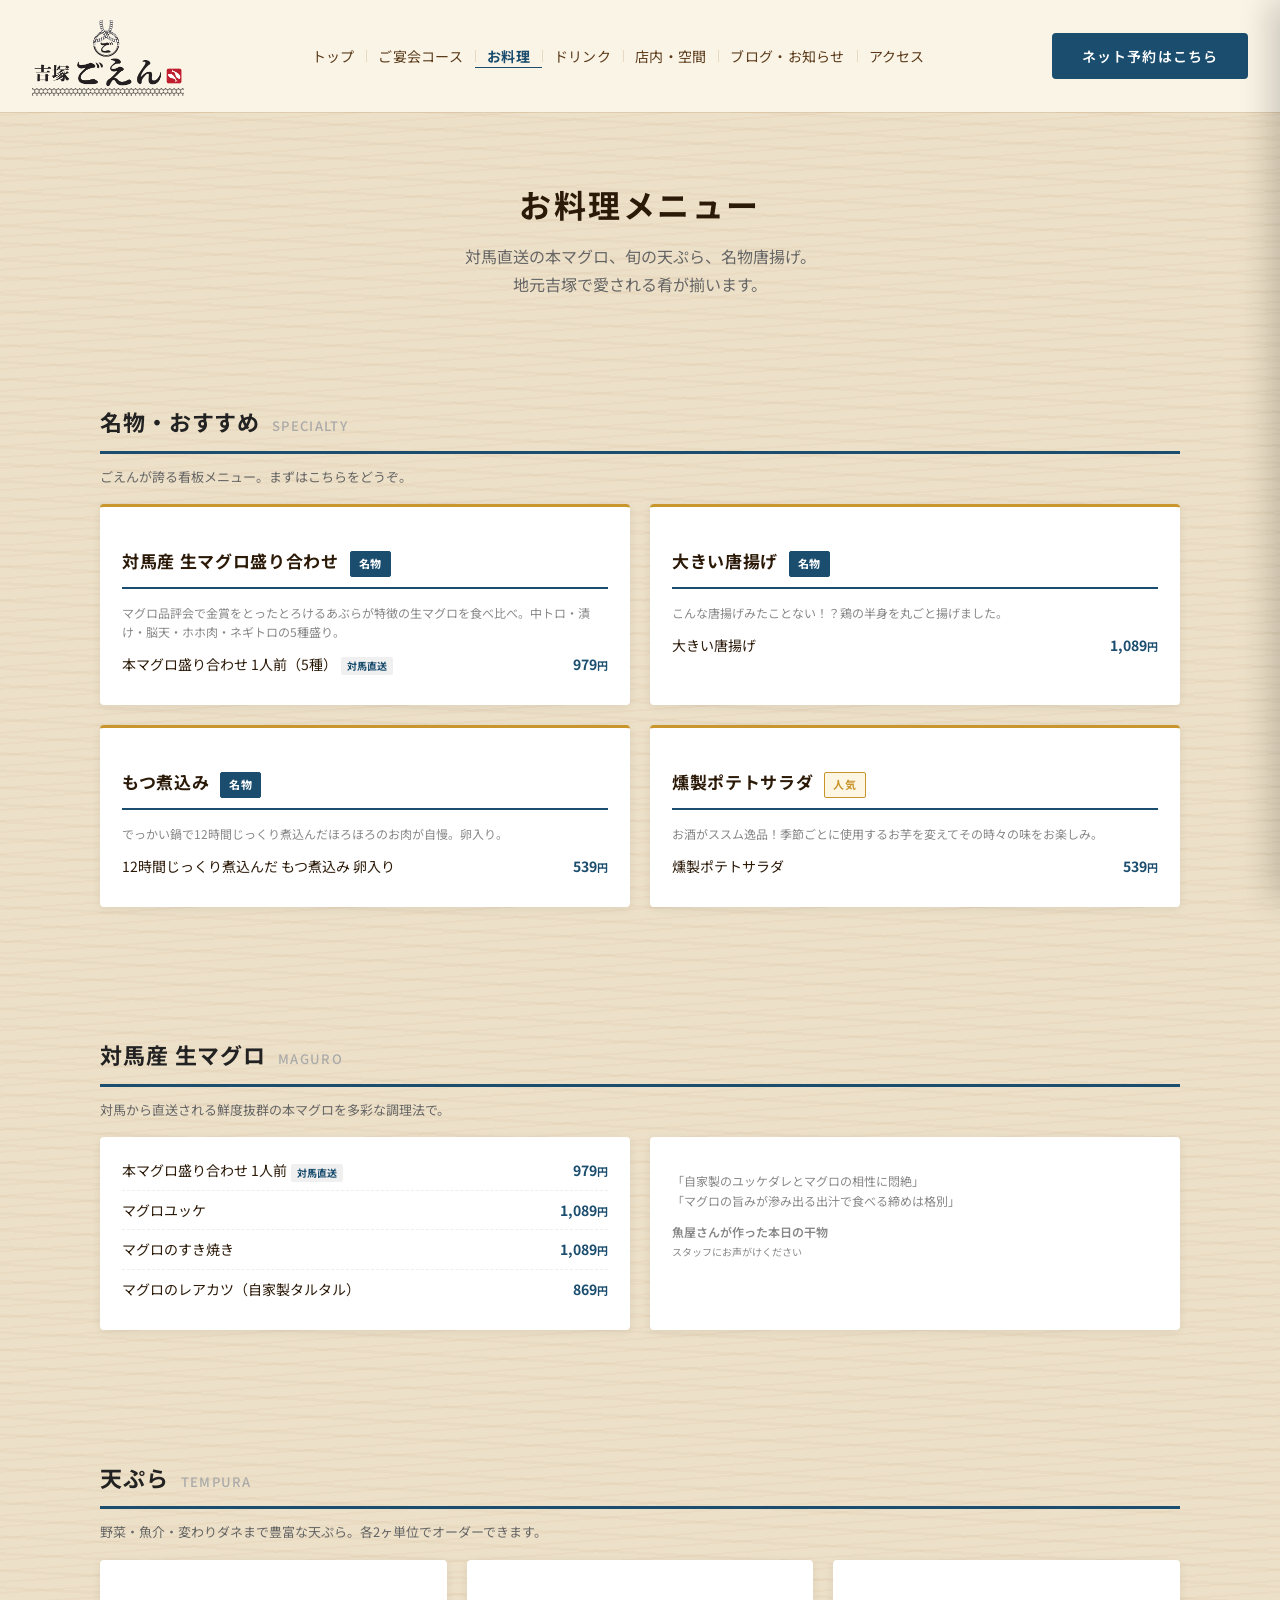
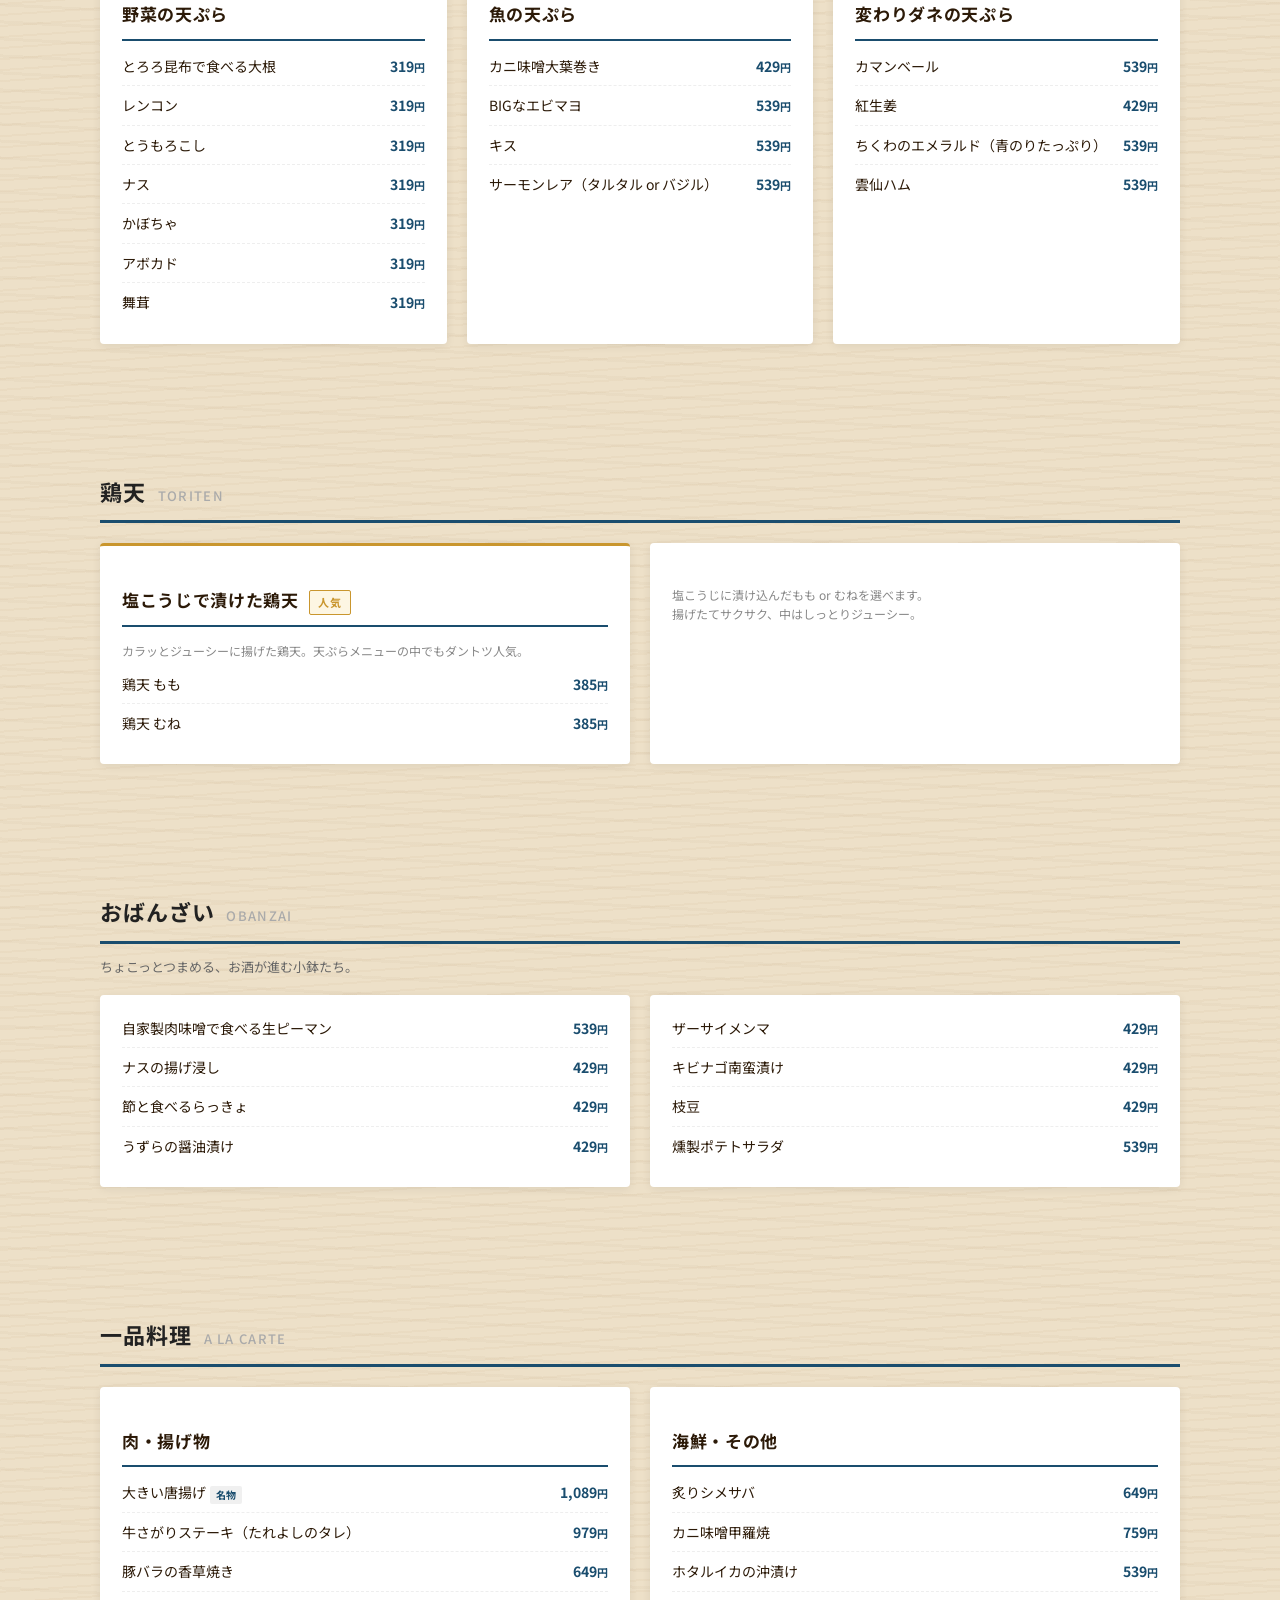
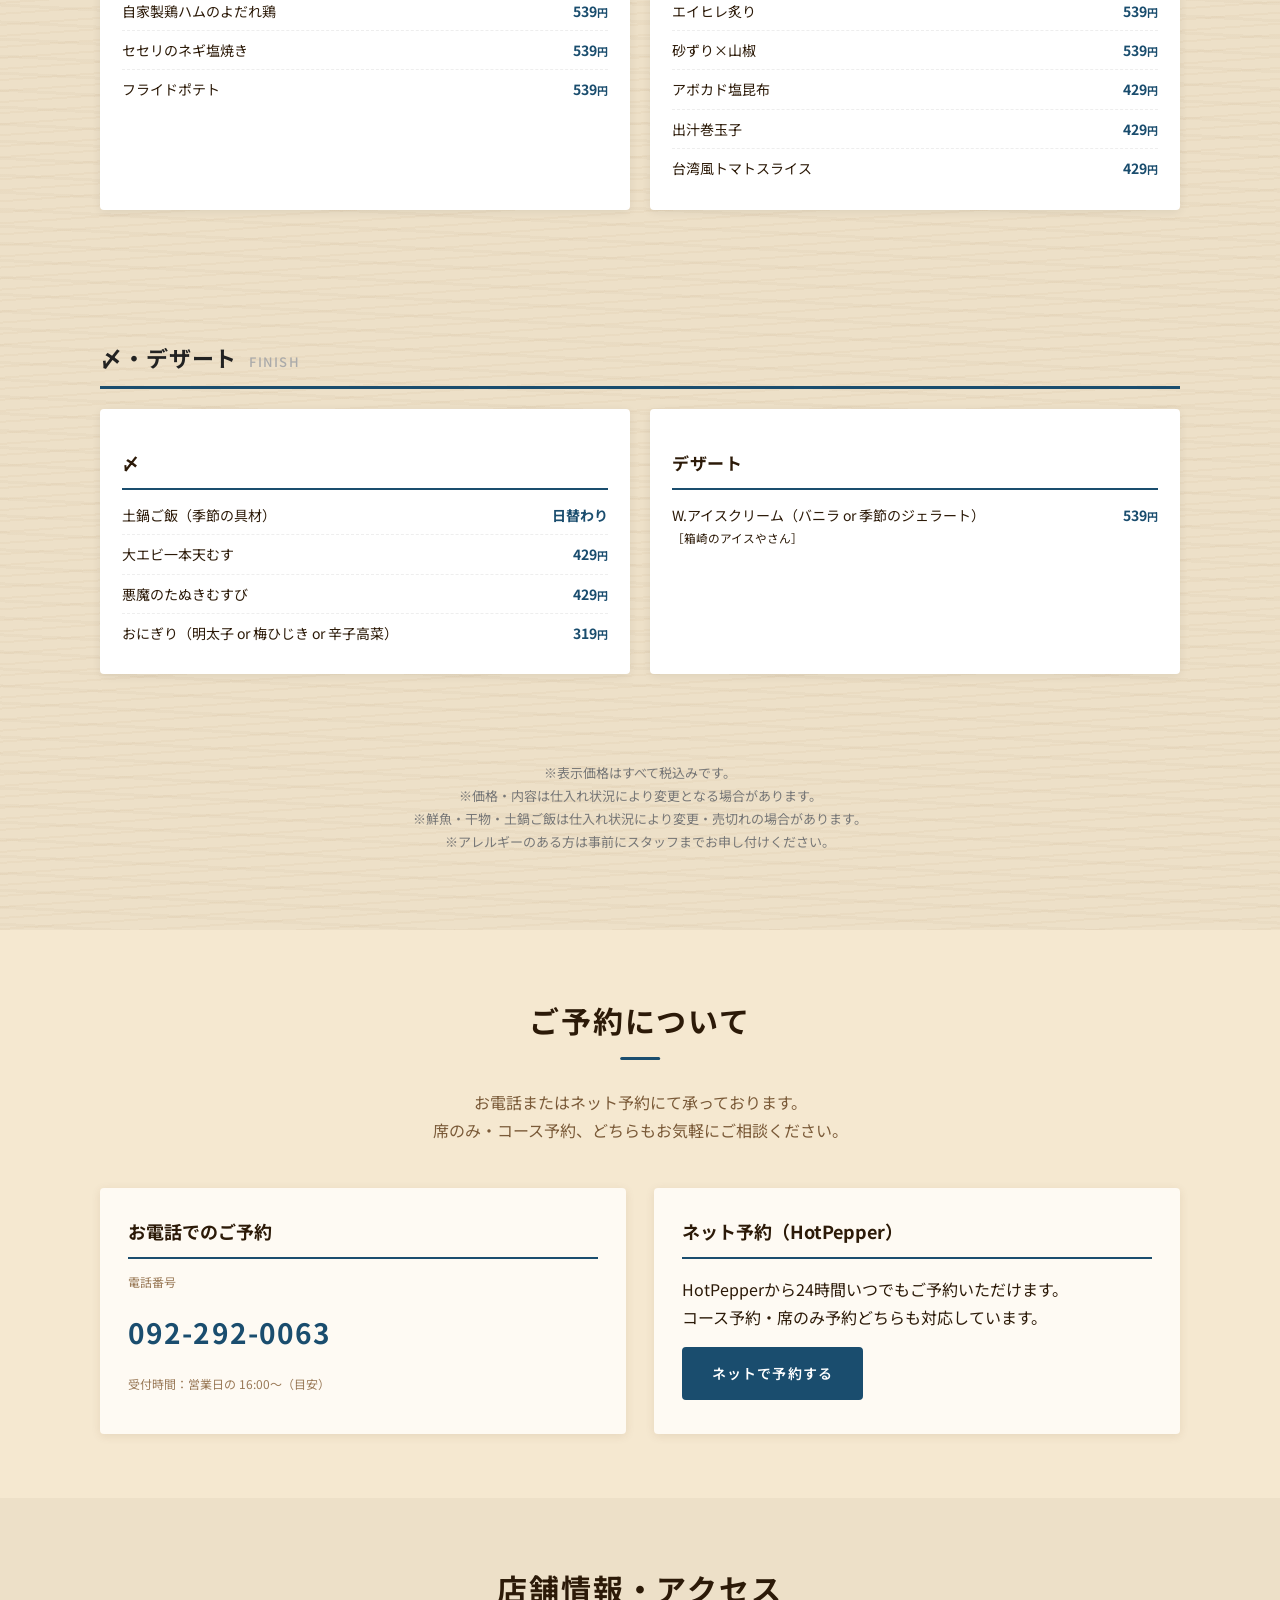
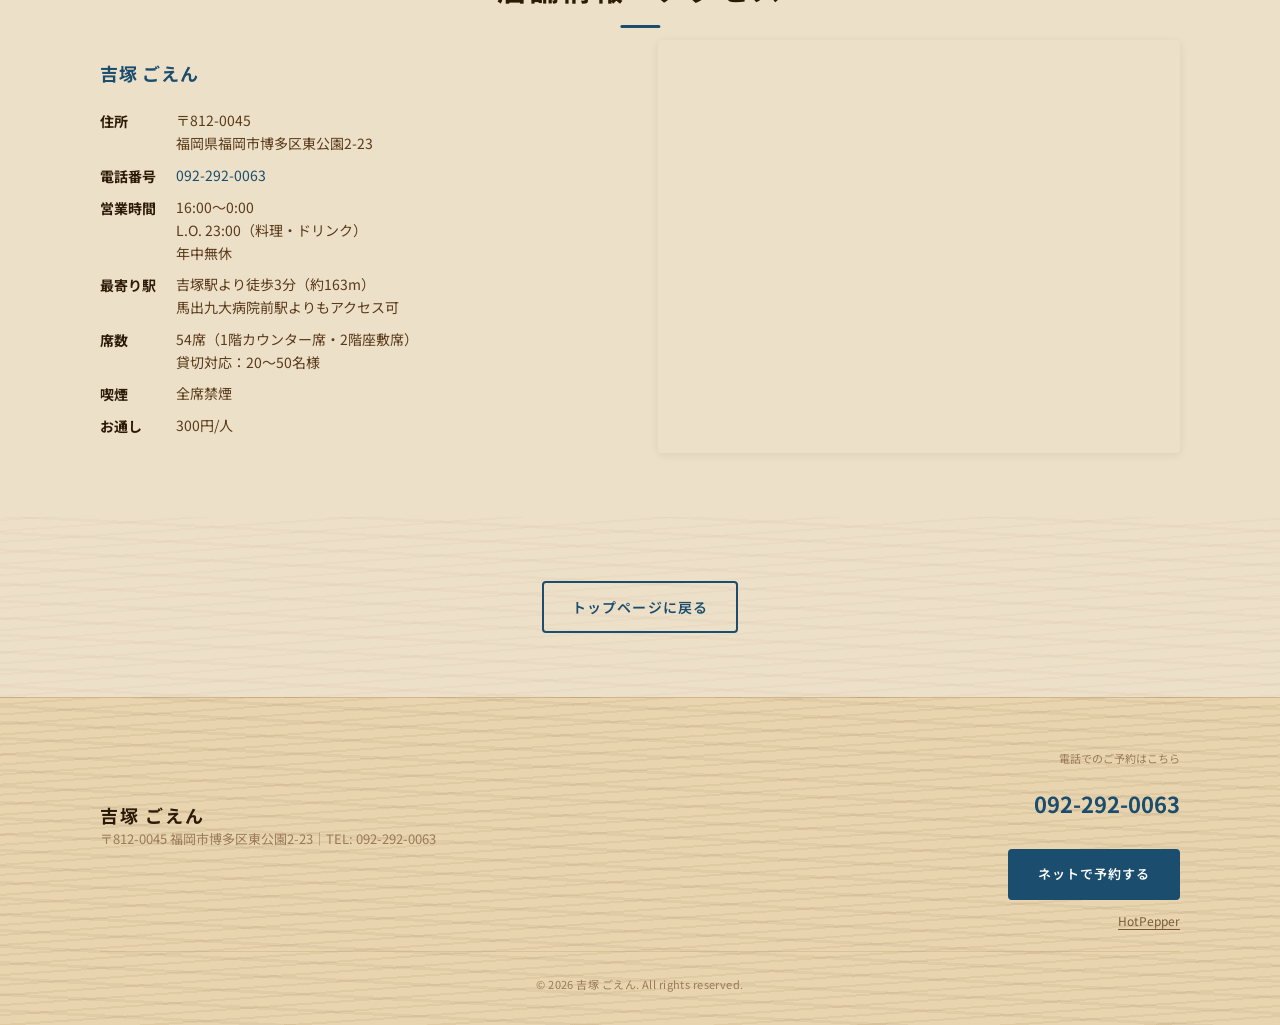
<file: menu.html>
<!DOCTYPE html>
<html lang="ja">
<head>
<meta charset="UTF-8">
<title>お料理メニュー｜吉塚 ごえん</title>
<meta name="viewport" content="width=device-width, initial-scale=1">
<meta name="description" content="吉塚 ごえんのお料理メニュー。対馬直送の本マグロ盛・大きい唐揚げ・もつ煮込み・旬の天ぷら・おばんざいなど充実のラインナップ。">
<link rel="icon" href="./images/yoshizukagoen_favicon.png">
<link rel="preconnect" href="https://fonts.googleapis.com">
<link rel="preconnect" href="https://fonts.gstatic.com" crossorigin>
<link href="https://fonts.googleapis.com/css2?family=Noto+Sans+JP:wght@400;500;700&display=swap" rel="stylesheet">
<link rel="stylesheet" href="./style.css">
<meta property="og:type" content="website">
<meta property="og:site_name" content="吉塚 ごえん">
<meta property="og:title" content="お料理メニュー｜吉塚 ごえん">
<meta property="og:description" content="吉塚 ごえんのお料理メニュー。対馬直送の本マグロ盛り合わせ（979円〜）・大きい唐揚げ（1,089円）・もつ煮込み・旬の天ぷら・おばんざいなど充実のラインナップ。">
<meta property="og:url" content="https://yoshizuka-goen.com/menu.html">
<meta property="og:image" content="https://yoshizuka-goen.com/images/hero-goen.jpg">
<link rel="canonical" href="https://yoshizuka-goen.com/menu.html">

<!-- 構造化データ -->
<script type="application/ld+json">
{
  "@context": "https://schema.org",
  "@type": "BreadcrumbList",
  "itemListElement": [
    {"@type": "ListItem", "position": 1, "name": "ホーム", "item": "https://yoshizuka-goen.com/"},
    {"@type": "ListItem", "position": 2, "name": "お料理メニュー", "item": "https://yoshizuka-goen.com/menu.html"}
  ]
}
</script>
<script type="application/ld+json">
{
  "@context": "https://schema.org",
  "@type": "Menu",
  "name": "吉塚 ごえん お料理メニュー",
  "url": "https://yoshizuka-goen.com/menu.html",
  "hasMenuSection": [
    {
      "@type": "MenuSection",
      "name": "名物・おすすめ",
      "hasMenuItem": [
        {
          "@type": "MenuItem",
          "name": "対馬産 生マグロ盛り合わせ（5種）",
          "description": "マグロ品評会金賞。中トロ・漬け・脳天・ホホ肉・ネギトロの5種食べ比べ。対馬直送。",
          "offers": {"@type": "Offer", "price": "979", "priceCurrency": "JPY"}
        },
        {
          "@type": "MenuItem",
          "name": "大きい唐揚げ",
          "description": "鶏の半身を丸ごと揚げた吉塚最大サイズの名物唐揚げ。外はザクザク中はジューシー。",
          "offers": {"@type": "Offer", "price": "1089", "priceCurrency": "JPY"}
        }
      ]
    },
    {
      "@type": "MenuSection",
      "name": "おばんざい",
      "hasMenuItem": [
        {
          "@type": "MenuItem",
          "name": "12時間煮込んだもつ煮込み",
          "description": "大きな鍋で12時間じっくり煮込んだほろほろ食感のもつ煮込み。卵入り。",
          "offers": {"@type": "Offer", "price": "539", "priceCurrency": "JPY"}
        },
        {
          "@type": "MenuItem",
          "name": "燻製ポテトサラダ",
          "description": "燻製の香りが香るおばんざい人気No.1のポテトサラダ。",
          "offers": {"@type": "Offer", "price": "539", "priceCurrency": "JPY"}
        }
      ]
    }
  ]
}
</script>
<script type="application/ld+json">
{
  "@context": "https://schema.org",
  "@type": "FAQPage",
  "mainEntity": [
    {
      "@type": "Question",
      "name": "吉塚ごえんで一番人気のメニューは何ですか？",
      "acceptedAnswer": {
        "@type": "Answer",
        "text": "対馬直送の本マグロ盛り合わせ1人前979円（中トロ・漬け・脳天・ホホ肉・ネギトロの5種）と、鶏の半身を丸ごと揚げた大きい唐揚げ1,089円が看板メニューです。"
      }
    },
    {
      "@type": "Question",
      "name": "天ぷらはありますか？",
      "acceptedAnswer": {
        "@type": "Answer",
        "text": "はい。野菜7種・魚4種・変わりダネ4種の天ぷらをご用意しています。かにみそ大葉巻き・BIGエビマヨなど個性的なメニューも揃っています。"
      }
    },
    {
      "@type": "Question",
      "name": "おすすめのおばんざいは何ですか？",
      "acceptedAnswer": {
        "@type": "Answer",
        "text": "12時間煮込んだもつ煮込み（539円）と燻製ポテトサラダ（539円）がリピーター率No.1の人気おばんざいです。"
      }
    },
    {
      "@type": "Question",
      "name": "マグロはいつでも食べられますか？",
      "acceptedAnswer": {
        "@type": "Answer",
        "text": "対馬から直送しているため仕入れ状況により内容が変わることがあります。詳細はお電話（092-292-0063）でご確認ください。"
      }
    }
  ]
}
</script>

<!-- Google tag (gtag.js) -->
<script async src="https://www.googletagmanager.com/gtag/js?id=G-EHQF1C3M8V"></script>
<script>
  window.dataLayer = window.dataLayer || [];
  function gtag(){dataLayer.push(arguments);}
  gtag('js', new Date());
  gtag('config', 'G-EHQF1C3M8V');
</script>
</head>

<body data-page="menu">
<div id="shared-header"></div>

<main id="main">

  <section class="section page-head">
    <div class="section-inner">
      <h1 class="page-title">お料理メニュー</h1>
      <p class="page-lead">対馬直送の本マグロ、旬の天ぷら、名物唐揚げ。<br>地元吉塚で愛される肴が揃います。</p>
    </div>
  </section>

  <!-- 名物・おすすめ -->
  <section class="section menu-section">
    <div class="section-inner">
      <h2 class="menu-cat-title"><span class="menu-cat-ja">名物・おすすめ</span><span class="menu-cat-en">SPECIALTY</span></h2>
      <p class="menu-cat-lead">ごえんが誇る看板メニュー。まずはこちらをどうぞ。</p>
      <div class="mp-grid mp-grid--2">

        <div class="mp-card mp-card--feature">
          <p class="mp-card__title">対馬産 生マグロ盛り合わせ <span class="mp-badge mp-badge--red">名物</span></p>
          <p class="mp-card__note">マグロ品評会で金賞をとったとろけるあぶらが特徴の生マグロを食べ比べ。中トロ・漬け・脳天・ホホ肉・ネギトロの5種盛り。</p>
          <ul class="mp-list">
            <li class="mp-item"><span>本マグロ盛り合わせ 1人前（5種）<span class="mp-tag">対馬直送</span></span><span class="mp-price">979<small>円</small></span></li>
          </ul>
        </div>

        <div class="mp-card mp-card--feature">
          <p class="mp-card__title">大きい唐揚げ <span class="mp-badge mp-badge--red">名物</span></p>
          <p class="mp-card__note">こんな唐揚げみたことない！？鶏の半身を丸ごと揚げました。</p>
          <ul class="mp-list">
            <li class="mp-item"><span>大きい唐揚げ</span><span class="mp-price">1,089<small>円</small></span></li>
          </ul>
        </div>

        <div class="mp-card mp-card--feature">
          <p class="mp-card__title">もつ煮込み <span class="mp-badge mp-badge--red">名物</span></p>
          <p class="mp-card__note">でっかい鍋で12時間じっくり煮込んだほろほろのお肉が自慢。卵入り。</p>
          <ul class="mp-list">
            <li class="mp-item"><span>12時間じっくり煮込んだ もつ煮込み 卵入り</span><span class="mp-price">539<small>円</small></span></li>
          </ul>
        </div>

        <div class="mp-card mp-card--feature">
          <p class="mp-card__title">燻製ポテトサラダ <span class="mp-badge mp-badge--gold">人気</span></p>
          <p class="mp-card__note">お酒がススム逸品！季節ごとに使用するお芋を変えてその時々の味をお楽しみ。</p>
          <ul class="mp-list">
            <li class="mp-item"><span>燻製ポテトサラダ</span><span class="mp-price">539<small>円</small></span></li>
          </ul>
        </div>

      </div>
    </div>
  </section>

  <!-- 対馬産 生マグロ -->
  <section class="section menu-section" style="background:var(--bg-alt);">
    <div class="section-inner">
      <h2 class="menu-cat-title"><span class="menu-cat-ja">対馬産 生マグロ</span><span class="menu-cat-en">MAGURO</span></h2>
      <p class="menu-cat-lead">対馬から直送される鮮度抜群の本マグロを多彩な調理法で。</p>
      <div class="mp-grid mp-grid--2">

        <div class="mp-card">
          <ul class="mp-list">
            <li class="mp-item"><span>本マグロ盛り合わせ 1人前<span class="mp-tag">対馬直送</span></span><span class="mp-price">979<small>円</small></span></li>
            <li class="mp-item"><span>マグロユッケ</span><span class="mp-price">1,089<small>円</small></span></li>
            <li class="mp-item"><span>マグロのすき焼き</span><span class="mp-price">1,089<small>円</small></span></li>
            <li class="mp-item"><span>マグロのレアカツ（自家製タルタル）</span><span class="mp-price">869<small>円</small></span></li>
          </ul>
        </div>

        <div class="mp-card">
          <p class="mp-card__note">「自家製のユッケダレとマグロの相性に悶絶」<br>「マグロの旨みが滲み出る出汁で食べる締めは格別」</p>
          <p class="mp-card__note" style="margin-top:12px;font-weight:600;">魚屋さんが作った本日の干物<br><small style="font-weight:400;">スタッフにお声がけください</small></p>
        </div>

      </div>
    </div>
  </section>

  <!-- 天ぷら -->
  <section class="section menu-section">
    <div class="section-inner">
      <h2 class="menu-cat-title"><span class="menu-cat-ja">天ぷら</span><span class="menu-cat-en">TEMPURA</span></h2>
      <p class="menu-cat-lead">野菜・魚介・変わりダネまで豊富な天ぷら。各2ヶ単位でオーダーできます。</p>
      <div class="mp-grid mp-grid--3">

        <div class="mp-card">
          <p class="mp-card__title">野菜の天ぷら</p>
          <ul class="mp-list">
            <li class="mp-item"><span>とろろ昆布で食べる大根</span><span class="mp-price">319<small>円</small></span></li>
            <li class="mp-item"><span>レンコン</span><span class="mp-price">319<small>円</small></span></li>
            <li class="mp-item"><span>とうもろこし</span><span class="mp-price">319<small>円</small></span></li>
            <li class="mp-item"><span>ナス</span><span class="mp-price">319<small>円</small></span></li>
            <li class="mp-item"><span>かぼちゃ</span><span class="mp-price">319<small>円</small></span></li>
            <li class="mp-item"><span>アボカド</span><span class="mp-price">319<small>円</small></span></li>
            <li class="mp-item"><span>舞茸</span><span class="mp-price">319<small>円</small></span></li>
          </ul>
        </div>

        <div class="mp-card">
          <p class="mp-card__title">魚の天ぷら</p>
          <ul class="mp-list">
            <li class="mp-item"><span>カニ味噌大葉巻き</span><span class="mp-price">429<small>円</small></span></li>
            <li class="mp-item"><span>BIGなエビマヨ</span><span class="mp-price">539<small>円</small></span></li>
            <li class="mp-item"><span>キス</span><span class="mp-price">539<small>円</small></span></li>
            <li class="mp-item"><span>サーモンレア（タルタル or バジル）</span><span class="mp-price">539<small>円</small></span></li>
          </ul>
        </div>

        <div class="mp-card">
          <p class="mp-card__title">変わりダネの天ぷら</p>
          <ul class="mp-list">
            <li class="mp-item"><span>カマンベール</span><span class="mp-price">539<small>円</small></span></li>
            <li class="mp-item"><span>紅生姜</span><span class="mp-price">429<small>円</small></span></li>
            <li class="mp-item"><span>ちくわのエメラルド（青のりたっぷり）</span><span class="mp-price">539<small>円</small></span></li>
            <li class="mp-item"><span>雲仙ハム</span><span class="mp-price">539<small>円</small></span></li>
          </ul>
        </div>

      </div>
    </div>
  </section>

  <!-- 鶏天 -->
  <section class="section menu-section" style="background:var(--bg-alt);">
    <div class="section-inner">
      <h2 class="menu-cat-title"><span class="menu-cat-ja">鶏天</span><span class="menu-cat-en">TORITEN</span></h2>
      <div class="mp-grid mp-grid--2">

        <div class="mp-card mp-card--feature">
          <p class="mp-card__title">塩こうじで漬けた鶏天 <span class="mp-badge mp-badge--gold">人気</span></p>
          <p class="mp-card__note">カラッとジューシーに揚げた鶏天。天ぷらメニューの中でもダントツ人気。</p>
          <ul class="mp-list">
            <li class="mp-item"><span>鶏天 もも</span><span class="mp-price">385<small>円</small></span></li>
            <li class="mp-item"><span>鶏天 むね</span><span class="mp-price">385<small>円</small></span></li>
          </ul>
        </div>

        <div class="mp-card">
          <p class="mp-card__note" style="padding-top:8px;">塩こうじに漬け込んだもも or むねを選べます。<br>揚げたてサクサク、中はしっとりジューシー。</p>
        </div>

      </div>
    </div>
  </section>

  <!-- おばんざい -->
  <section class="section menu-section">
    <div class="section-inner">
      <h2 class="menu-cat-title"><span class="menu-cat-ja">おばんざい</span><span class="menu-cat-en">OBANZAI</span></h2>
      <p class="menu-cat-lead">ちょこっとつまめる、お酒が進む小鉢たち。</p>
      <div class="mp-grid mp-grid--2">

        <div class="mp-card">
          <ul class="mp-list">
            <li class="mp-item"><span>自家製肉味噌で食べる生ピーマン</span><span class="mp-price">539<small>円</small></span></li>
            <li class="mp-item"><span>ナスの揚げ浸し</span><span class="mp-price">429<small>円</small></span></li>
            <li class="mp-item"><span>節と食べるらっきょ</span><span class="mp-price">429<small>円</small></span></li>
            <li class="mp-item"><span>うずらの醤油漬け</span><span class="mp-price">429<small>円</small></span></li>
          </ul>
        </div>

        <div class="mp-card">
          <ul class="mp-list">
            <li class="mp-item"><span>ザーサイメンマ</span><span class="mp-price">429<small>円</small></span></li>
            <li class="mp-item"><span>キビナゴ南蛮漬け</span><span class="mp-price">429<small>円</small></span></li>
            <li class="mp-item"><span>枝豆</span><span class="mp-price">429<small>円</small></span></li>
            <li class="mp-item"><span>燻製ポテトサラダ</span><span class="mp-price">539<small>円</small></span></li>
          </ul>
        </div>

      </div>
    </div>
  </section>

  <!-- 一品料理 -->
  <section class="section menu-section" style="background:var(--bg-alt);">
    <div class="section-inner">
      <h2 class="menu-cat-title"><span class="menu-cat-ja">一品料理</span><span class="menu-cat-en">A LA CARTE</span></h2>
      <div class="mp-grid mp-grid--2">

        <div class="mp-card">
          <p class="mp-card__title">肉・揚げ物</p>
          <ul class="mp-list">
            <li class="mp-item"><span>大きい唐揚げ<span class="mp-tag">名物</span></span><span class="mp-price">1,089<small>円</small></span></li>
            <li class="mp-item"><span>牛さがりステーキ（たれよしのタレ）</span><span class="mp-price">979<small>円</small></span></li>
            <li class="mp-item"><span>豚バラの香草焼き</span><span class="mp-price">649<small>円</small></span></li>
            <li class="mp-item"><span>自家製鶏ハムのよだれ鶏</span><span class="mp-price">539<small>円</small></span></li>
            <li class="mp-item"><span>セセリのネギ塩焼き</span><span class="mp-price">539<small>円</small></span></li>
            <li class="mp-item"><span>フライドポテト</span><span class="mp-price">539<small>円</small></span></li>
          </ul>
        </div>

        <div class="mp-card">
          <p class="mp-card__title">海鮮・その他</p>
          <ul class="mp-list">
            <li class="mp-item"><span>炙りシメサバ</span><span class="mp-price">649<small>円</small></span></li>
            <li class="mp-item"><span>カニ味噌甲羅焼</span><span class="mp-price">759<small>円</small></span></li>
            <li class="mp-item"><span>ホタルイカの沖漬け</span><span class="mp-price">539<small>円</small></span></li>
            <li class="mp-item"><span>エイヒレ炙り</span><span class="mp-price">539<small>円</small></span></li>
            <li class="mp-item"><span>砂ずり×山椒</span><span class="mp-price">539<small>円</small></span></li>
            <li class="mp-item"><span>アボカド塩昆布</span><span class="mp-price">429<small>円</small></span></li>
            <li class="mp-item"><span>出汁巻玉子</span><span class="mp-price">429<small>円</small></span></li>
            <li class="mp-item"><span>台湾風トマトスライス</span><span class="mp-price">429<small>円</small></span></li>
          </ul>
        </div>

      </div>
    </div>
  </section>

  <!-- 〆・デザート -->
  <section class="section menu-section">
    <div class="section-inner">
      <h2 class="menu-cat-title"><span class="menu-cat-ja">〆・デザート</span><span class="menu-cat-en">FINISH</span></h2>
      <div class="mp-grid mp-grid--2">

        <div class="mp-card">
          <p class="mp-card__title">〆</p>
          <ul class="mp-list">
            <li class="mp-item"><span>土鍋ご飯（季節の具材）</span><span class="mp-price">日替わり</span></li>
            <li class="mp-item"><span>大エビ一本天むす</span><span class="mp-price">429<small>円</small></span></li>
            <li class="mp-item"><span>悪魔のたぬきむすび</span><span class="mp-price">429<small>円</small></span></li>
            <li class="mp-item"><span>おにぎり（明太子 or 梅ひじき or 辛子高菜）</span><span class="mp-price">319<small>円</small></span></li>
          </ul>
        </div>

        <div class="mp-card">
          <p class="mp-card__title">デザート</p>
          <ul class="mp-list">
            <li class="mp-item"><span>W.アイスクリーム（バニラ or 季節のジェラート）<br><small>［箱崎のアイスやさん］</small></span><span class="mp-price">539<small>円</small></span></li>
          </ul>
        </div>

      </div>
    </div>
  </section>

  <section class="section" style="padding-top:0;">
    <div class="section-inner">
      <p class="mp-note">
        ※表示価格はすべて税込みです。<br>
        ※価格・内容は仕入れ状況により変更となる場合があります。<br>
        ※鮮魚・干物・土鍋ご飯は仕入れ状況により変更・売切れの場合があります。<br>
        ※アレルギーのある方は事前にスタッフまでお申し付けください。
      </p>
    </div>
  </section>

  <div id="shared-bottom"></div>
  <a href="#" class="page-top" aria-label="ページの先頭へ"><svg xmlns="http://www.w3.org/2000/svg" width="22" height="22" viewBox="0 0 24 24" fill="none" stroke="currentColor" stroke-width="2.5" stroke-linecap="round" stroke-linejoin="round"><polyline points="18 15 12 9 6 15"/></svg></a>

</main>

<script src="./common.js"></script>
</body>
</html>
</file>
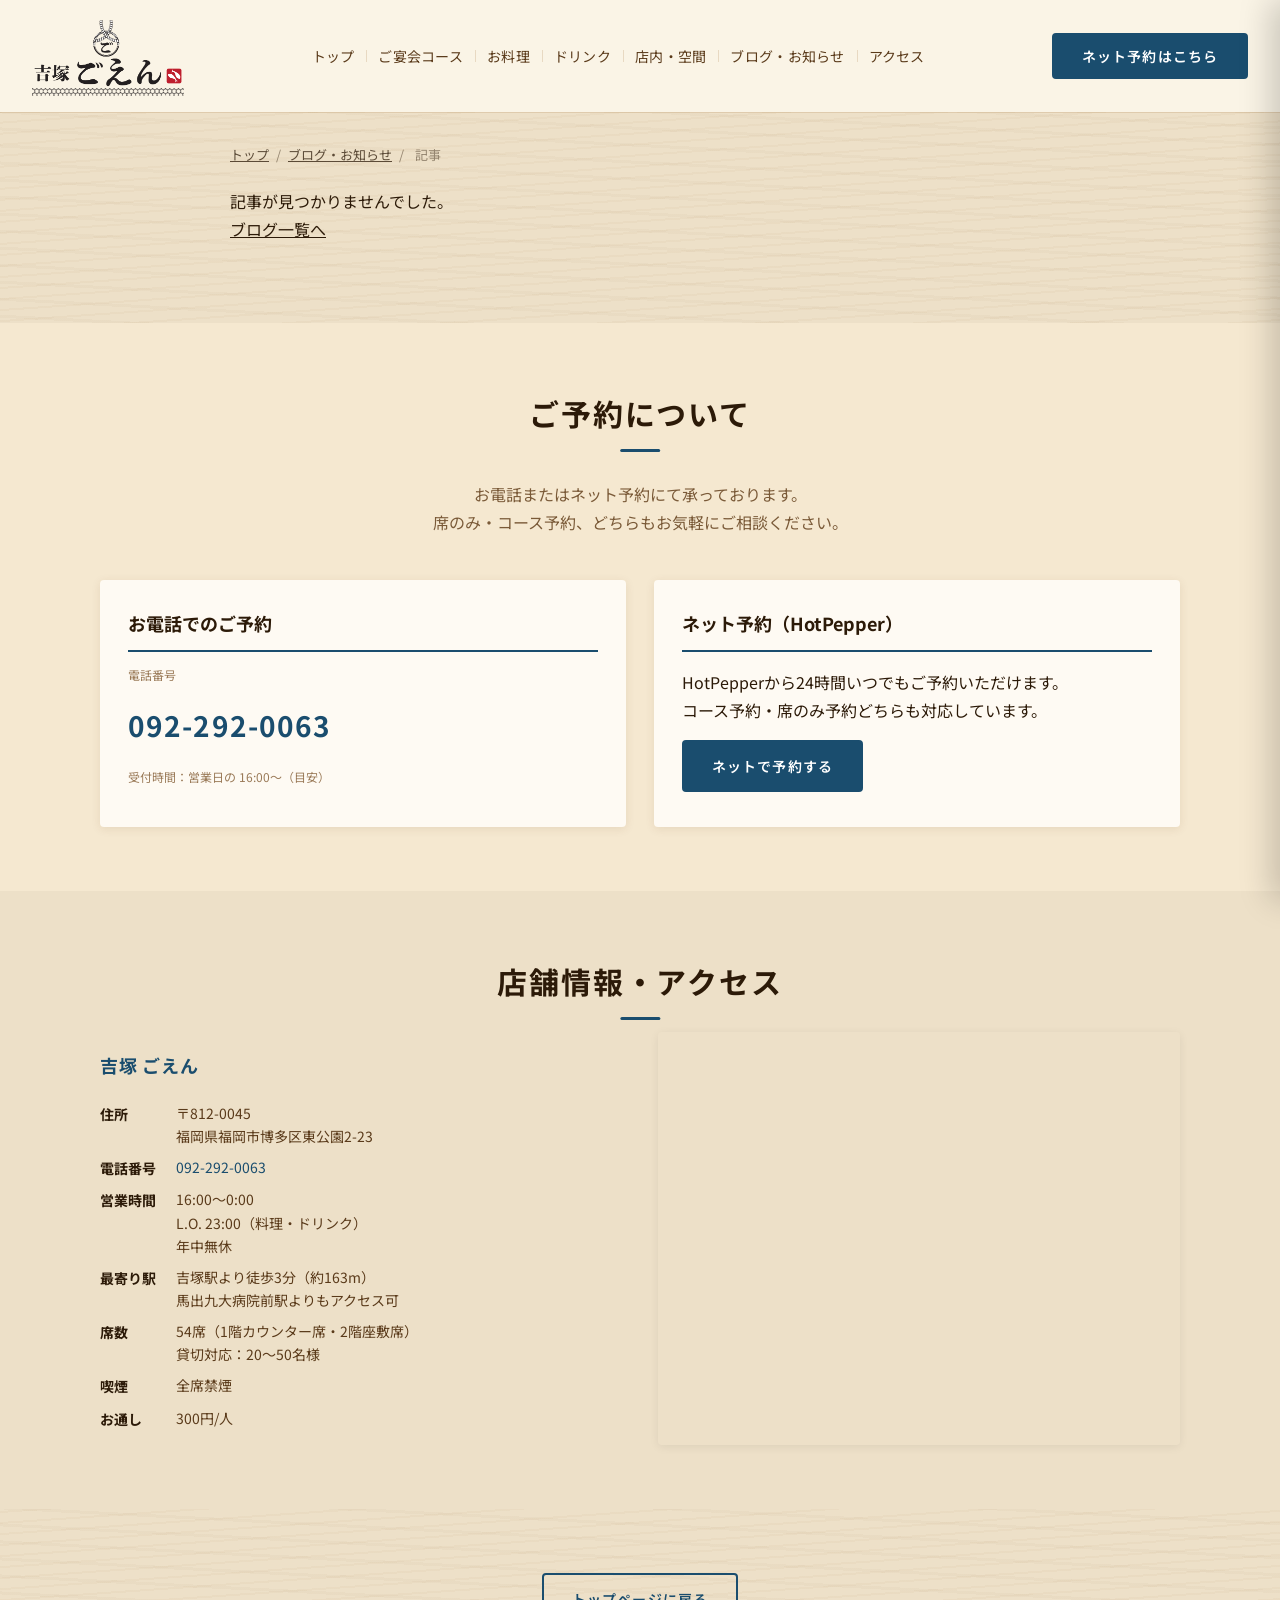
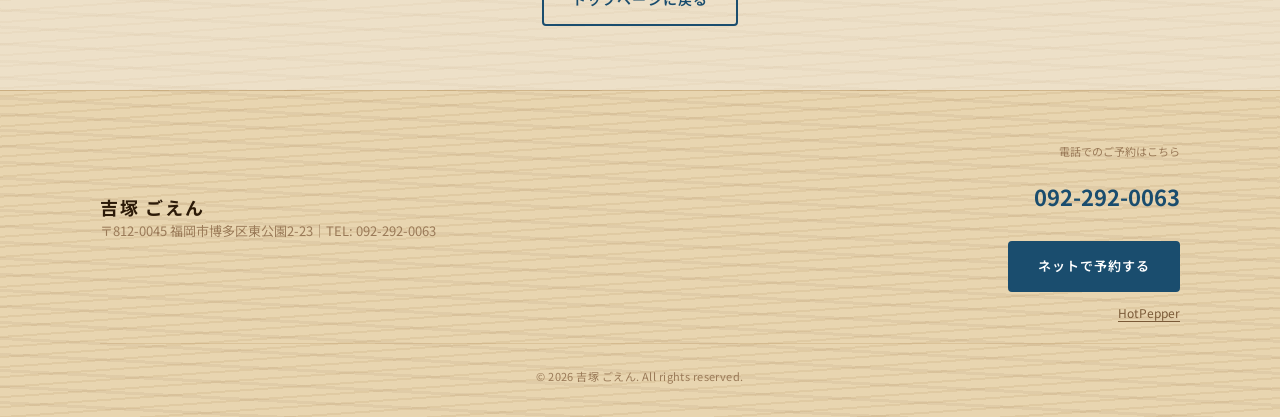
<file: blog/posts/post.html>
<!DOCTYPE html>
<html lang="ja">
<head>
<meta charset="UTF-8">
<title>ブログ｜吉塚 ごえん</title>
<meta name="viewport" content="width=device-width, initial-scale=1">
<meta name="description" content="吉塚 ごえんのブログ記事。">
<link rel="icon" href="../../images/yoshizukagoen_favicon.png">
<link rel="preconnect" href="https://fonts.googleapis.com">
<link rel="preconnect" href="https://fonts.gstatic.com" crossorigin>
<link href="https://fonts.googleapis.com/css2?family=Noto+Sans+JP:wght@400;500;700&display=swap" rel="stylesheet">
<link rel="stylesheet" href="../../style.css">
<style>
  .post-wrap {
    max-width: 860px;
    margin: 0 auto;
    padding: 32px 20px 64px;
  }
  .post-breadcrumb {
    font-size: 13px;
    opacity: .75;
    margin-bottom: 20px;
  }
  .post-breadcrumb a {
    text-decoration: underline;
    color: inherit;
  }
  .post-breadcrumb span { opacity: .6; margin: 0 4px; }
  .post-date {
    font-size: 13px;
    opacity: .7;
    margin-bottom: 8px;
  }
  .post-title {
    font-size: clamp(20px, 4vw, 30px);
    line-height: 1.4;
    margin: 0 0 20px;
  }
  .post-hero {
    width: 100%;
    max-width: 860px;
    border-radius: 4px;
    aspect-ratio: 16/9;
    object-fit: cover;
    margin-bottom: 28px;
    display: block;
  }
  .post-body {
    line-height: 1.95;
    font-size: 16px;
  }
  .post-body p { margin: 0 0 1.4em; }
  .post-footer {
    margin-top: 40px;
    padding-top: 24px;
    border-top: 1px solid rgba(0,0,0,.12);
    display: flex;
    gap: 14px;
    flex-wrap: wrap;
    align-items: center;
  }
  .post-footer a {
    text-decoration: underline;
    color: var(--primary);
    font-size: 14px;
  }
  .post-footer span { opacity: .4; }
  .post-loading {
    text-align: center;
    padding: 80px 20px;
    opacity: .6;
  }
</style>
<meta property="og:type" content="article">
<meta property="og:site_name" content="吉塚 ごえん">
<meta property="og:title" content="ブログ｜吉塚 ごえん">
<meta property="og:description" content="吉塚 ごえんのブログ記事。">
<link rel="canonical" href="https://yoshizuka-goen.com/blog/">
<meta property="og:url" content="https://yoshizuka-goen.com/blog/">
<meta property="og:image" content="https://yoshizuka-goen.com/images/hero-goen.jpg">

<!-- Google tag (gtag.js) -->
<script async src="https://www.googletagmanager.com/gtag/js?id=G-EHQF1C3M8V"></script>
<script>
  window.dataLayer = window.dataLayer || [];
  function gtag(){dataLayer.push(arguments);}
  gtag('js', new Date());
  gtag('config', 'G-EHQF1C3M8V');
</script>
<script src="../../vendor/blog-security.js"></script>
</head>

<body data-page="blog">
<div id="top"></div>
<div id="shared-header"></div>

<main id="main">
  <div class="post-wrap">
    <nav class="post-breadcrumb">
      <a href="../../">トップ</a>
      <span>/</span>
      <a href="../">ブログ・お知らせ</a>
      <span>/</span>
      <span id="bc-title">記事</span>
    </nav>

    <div id="post-content">
      <p class="post-loading">読み込み中…</p>
    </div>
  </div>

  <div id="shared-bottom"></div>
  <a href="#top" class="page-top" aria-label="ページの先頭へ"><svg xmlns="http://www.w3.org/2000/svg" width="22" height="22" viewBox="0 0 24 24" fill="none" stroke="currentColor" stroke-width="2.5" stroke-linecap="round" stroke-linejoin="round"><polyline points="18 15 12 9 6 15"/></svg></a>
</main>

<script src="../../vendor/dompurify/purify.min.js"></script>
<script src="../../vendor/marked/marked.umd.js"></script>
<script src="../../common.js"></script>
<script>
(async () => {
  const params    = new URLSearchParams(location.search);
  const slug      = params.get('slug') || '';
  const contentEl = document.getElementById('post-content');
  const bcTitle   = document.getElementById('bc-title');

  function esc(s) {
    return String(s ?? '').replaceAll('&','&amp;').replaceAll('<','&lt;')
      .replaceAll('>','&gt;').replaceAll('"','&quot;');
  }
  function fmtDate(d) {
    const m = String(d || '').match(/^(\d{4})-(\d{2})-(\d{2})$/);
    return m ? `${m[1]}.${m[2]}.${m[3]}` : esc(d || '');
  }

  if (!slug) {
    contentEl.innerHTML = '<p>記事が見つかりませんでした。<br><a href="../" style="text-decoration:underline">ブログ一覧へ</a></p>';
    return;
  }

  try {
    // post.html は posts.json のみを参照する（CLAUDE.md のルール）
    const res = await fetch('../posts.json', { cache: 'no-store' });
    if (!res.ok) throw new Error('記事データの読み込みエラー');
    const data = await res.json();
    const posts = data.posts ?? data;
    const post = posts.find(p => p.slug === slug);
    if (!post) throw new Error('記事が見つかりません: ' + slug);

    document.title = `${post.title}｜吉塚 ごえん`;
    const pageUrl = `https://yoshizuka-goen.com/blog/posts/post?slug=${encodeURIComponent(slug)}`;
    document.querySelector('link[rel="canonical"]')?.setAttribute('href', pageUrl);
    document.querySelector('meta[name="description"]')?.setAttribute('content', post.excerpt || '');
    document.querySelector('meta[property="og:title"]')?.setAttribute('content', `${post.title}｜吉塚 ごえん`);
    document.querySelector('meta[property="og:description"]')?.setAttribute('content', post.excerpt || '');
    document.querySelector('meta[property="og:url"]')?.setAttribute('content', pageUrl);
    if (bcTitle) bcTitle.textContent = post.title;

    let imgSrc = '';
    if (post.image) {
      imgSrc = post.image
        .replace(/^\.\//, '../')
        .replace(/^\.\.\//, '../../');
    }

    // OG画像・BlogPosting構造化データを動的更新
    const imgAbsUrl = imgSrc
      ? 'https://yoshizuka-goen.com/' + imgSrc.replace(/^\.\.\/\.\.\//, '')
      : 'https://yoshizuka-goen.com/images/hero-goen.jpg';
    document.querySelector('meta[property="og:image"]')?.setAttribute('content', imgAbsUrl);
    const ldEl = document.createElement('script');
    ldEl.type = 'application/ld+json';
    ldEl.textContent = JSON.stringify({
      "@context": "https://schema.org",
      "@type": "BlogPosting",
      "headline": post.title,
      "description": post.excerpt || '',
      "datePublished": post.date || '',
      "image": imgAbsUrl,
      "url": pageUrl,
      "author": {"@type": "Organization", "name": "吉塚 ごえん"},
      "publisher": {"@type": "Organization", "name": "吉塚 ごえん", "url": "https://yoshizuka-goen.com/"},
      "mainEntityOfPage": {"@type": "WebPage", "@id": pageUrl}
    });
    document.head.appendChild(ldEl);

    const imgHtml = imgSrc
      ? `<img src="${esc(BlogSecurity.imageURL(imgSrc))}" alt="${esc(post.title)}" class="post-hero" loading="lazy">`
      : '';

    const rawBody = post.body || `<p>${esc(post.excerpt)}</p>`;
    const bodyHtml = (typeof marked !== "undefined" && !rawBody.trimStart().startsWith("<"))
      ? marked.parse(rawBody)
      : rawBody;

    contentEl.innerHTML = `
      <p class="post-date">${fmtDate(post.date)}</p>
      <h1 class="post-title">${esc(post.title)}</h1>
      ${imgHtml}
      <div class="post-body">${BlogSecurity.sanitizeHTML(bodyHtml)}</div>
      <div class="post-footer">
        <a href="../">← ブログ一覧へ戻る</a>
        <span>|</span>
        <a href="../../">トップへ</a>
      </div>
    `;

  } catch(e) {
    contentEl.innerHTML = `<p>エラー：${esc(e.message)}<br><a href="../" style="text-decoration:underline">ブログ一覧へ</a></p>`;
    console.error(e);
  }
})();
</script>

</body>
</html>
</file>
<file: style.css>
/* --------------- reset & base --------------- */

:root {
  --header-h: 112px;

  /* ===== THEME COLOR (YOSHIZUKA GOEN / Deep Ocean Navy) ===== */
  --primary:        #1a4d6e;
  --primary-hover:  #123a54;
  --primary-soft:   #f0f6fb;
  --primary-ink:    #fff;
  --gold:           #c9962e;
  --gold-soft:      #fdf6e3;
}

*,
*::before,
*::after { box-sizing: border-box; }

html { scroll-behavior: smooth; }

body {
  margin: 0;
  font-family: "Noto Sans JP", "Hiragino Sans", "Yu Gothic", sans-serif;
  color: #2c1a08;
  background-color: #ede0c8;
  background-image:
    repeating-linear-gradient(
      -4deg,
      transparent 0px, transparent 9px,
      rgba(160,110,50,0.045) 9px, rgba(160,110,50,0.045) 11px
    ),
    repeating-linear-gradient(
      3deg,
      transparent 0px, transparent 14px,
      rgba(120,80,30,0.03) 14px, rgba(120,80,30,0.03) 17px
    );
  line-height: 1.75;
}

img {
  max-width: 100%;
  height: auto;
  display: block;
}

a { color: inherit; text-decoration: none; }

ul { margin: 0; padding: 0; list-style: none; }

h1, h2, h3, h4 {
  margin: 0;
  font-weight: 700;
}


/* --------------- layout helpers --------------- */

.section {
  padding: 64px 16px;
  scroll-margin-top: var(--header-h);
}

/* scroll reveal */
body.is-home .section {
  opacity: 0;
  transform: translateY(20px);
  transition: opacity .65s ease, transform .65s ease;
  will-change: opacity, transform;
}

body.is-home .section.is-inview {
  opacity: 1;
  transform: translateY(0);
}

body:not(.is-home) .section {
  opacity: 1;
  transform: none;
  transition: none;
}

@media (prefers-reduced-motion: reduce) {
  .section {
    opacity: 1;
    transform: none;
    transition: none;
  }
}

.section-inner {
  max-width: 1080px;
  margin: 0 auto;
}

.section-title {
  font-size: 30px;
  letter-spacing: 0.06em;
  text-align: center;
  margin-bottom: 12px;
  position: relative;
  display: inline-block;
  left: 50%;
  transform: translateX(-50%);
}

.section-title::after {
  content: "";
  display: block;
  width: 40px;
  height: 3px;
  background: var(--primary);
  margin: 10px auto 0;
  border-radius: 2px;
}

.section-lead {
  text-align: center;
  margin-bottom: 44px;
  color: #7a5a38;
}


/* --------------- buttons --------------- */

.btn-primary,
.btn-secondary {
  display: inline-block;
  padding: 12px 28px;
  border-radius: 4px;
  font-size: 14px;
  letter-spacing: 0.08em;
  border: 2px solid transparent;
  transition: all 0.2s ease;
  white-space: nowrap;
  font-weight: 600;
}

.btn-primary {
  background-color: var(--primary);
  color: #fff;
  border-color: var(--primary);
}

.btn-primary:hover {
  background-color: var(--primary-hover);
  border-color: var(--primary-hover);
}

.btn-secondary {
  background-color: transparent;
  color: var(--primary);
  border-color: var(--primary);
}

.btn-secondary:hover {
  background-color: var(--primary-soft);
}


/* --------------- page top button --------------- */

.page-top {
  position: fixed;
  right: 18px;
  bottom: calc(18px + env(safe-area-inset-bottom, 0px));
  width: 48px;
  height: 48px;
  border-radius: 4px;

  display: grid;
  place-items: center;

  background: var(--primary);
  color: #fff;
  border: 1px solid var(--primary);
  box-shadow: 0 4px 14px rgba(26,77,110,0.3);

  line-height: 0;
  z-index: 900;

  opacity: 0;
  transform: translateY(10px);
  pointer-events: none;
  transition: opacity .18s ease, transform .18s ease;
}

.page-top.is-show {
  opacity: 1;
  transform: translateY(0);
  pointer-events: auto;
}

.page-top:hover {
  background: var(--primary-hover);
}


/* --------------- header --------------- */

.site-header {
  position: sticky;
  top: 0;
  left: 0;
  width: 100%;
  z-index: 1000;

  background: #faf4e6;
  color: #2c1a08;
  box-shadow: 0 1px 0 rgba(160,110,50,0.18);
}

.header-inner {
  width: 100%;
  padding: 16px 32px;
  display: flex;
  align-items: center;
  justify-content: space-between;
  gap: 24px;
}


.header-brand {
  flex-shrink: 0;
}

.site-logo {
  display: flex;
  align-items: center;
  line-height: 1;
}

.site-logo-img {
  height: 80px;
  width: auto;
  display: block;
}

.header-right {
  display: flex;
  align-items: center;
  gap: 16px;
  flex-shrink: 0;
}

.header-cta {
  display: flex;
  flex-direction: column;
  align-items: flex-end;
  gap: 5px;
}

.header-reserve {
  font-size: 14px;
  text-align: center;
  transition: min-width 0.35s ease, padding 0.3s ease;
}

.header-tel-link {
  font-size: 12px;
  font-weight: 700;
  color: var(--primary);
  letter-spacing: 0.04em;
}

.global-nav {
  flex: 1;
  display: flex;
  justify-content: center;
  align-items: center;
  overflow: hidden;
  transition: opacity 0.25s ease, max-width 0.35s ease;
  max-width: 800px;
}

.global-nav ul {
  display: flex;
  flex-wrap: nowrap;
  align-items: stretch;
  height: 100%;
  gap: 0;
  padding: 0;
  margin: 0;
  list-style: none;
}

.global-nav li {
  display: flex;
  align-items: stretch;
}

.global-nav li {
  position: relative;
}
.global-nav li + li::before {
  content: '';
  position: absolute;
  left: 0;
  top: 50%;
  transform: translateY(-50%);
  width: 1px;
  height: 12px;
  background: rgba(160,110,50,0.2);
}

.global-nav a {
  display: flex;
  align-items: center;
  padding: 0 12px;
  height: 100%;
  font-size: 14px;
  color: #5a3a1a;
  letter-spacing: 0.02em;
  white-space: nowrap;
  text-align: center;
  position: relative;
  transition: color 0.2s;
}

.global-nav a::after {
  content: '';
  position: absolute;
  bottom: -1px;
  left: 0;
  width: 100%;
  height: 2px;
  background: var(--primary);
  transform: scaleX(0);
  transform-origin: left center;
  transition: transform 0.25s ease;
}

.global-nav a:hover {
  color: var(--primary);
}
.global-nav a:hover::after {
  transform: scaleX(1);
}

.global-nav a[aria-current] {
  color: var(--primary);
  font-weight: 700;
}
.global-nav a[aria-current]::after {
  transform: scaleX(1);
}

.header-only-desktop { display: block; }
.global-nav.header-only-desktop { display: flex; }

.nav-toggle {
  display: none !important;
  width: 40px;
  height: 36px;
  padding: 0;
  border-radius: 4px;
  border: 1px solid rgba(160,110,50,0.35);
  background: transparent;
  flex-direction: column;
  align-items: center;
  justify-content: center;
  gap: 5px;
  -webkit-tap-highlight-color: transparent;
  appearance: none;
  -webkit-appearance: none;
  cursor: pointer;
}

.nav-toggle__bar {
  width: 20px;
  height: 2px;
  background: #5a3a1a;
  border-radius: 2px;
  margin: 0 !important;
}

@media (max-width: 900px) {
  .nav-toggle { display: flex !important; }
}


/* --------------- drawer --------------- */

.drawer-overlay {
  position: fixed;
  inset: 0;
  background: rgba(0,0,0,0.5);
  opacity: 0;
  pointer-events: none;
  transition: opacity .22s ease;
  z-index: 999;
}

.drawer {
  position: fixed;
  top: 0;
  right: 0;
  height: 100dvh;
  width: min(84vw, 360px);
  background: #faf4e6;
  transform: translateX(100%);
  transition: transform .22s ease;
  z-index: 1001;
  padding: 18px 18px 22px;
  overflow-y: auto;
  -webkit-overflow-scrolling: touch;
  box-shadow: -10px 0 30px rgba(0,0,0,0.18);
}

.drawer.is-open { transform: translateX(0); }

.drawer-overlay.is-open {
  opacity: 1;
  pointer-events: auto;
}

.drawer-close {
  appearance: none;
  -webkit-appearance: none;
  background: transparent;
  border: 0;
  font-size: 32px;
  line-height: 1;
  cursor: pointer;
  margin-left: auto;
  display: block;
  color: #5a3a1a;
}

.drawer nav ul { padding: 18px 8px 8px; }

.drawer nav a {
  display: block;
  padding: 14px 8px;
  border-bottom: 1px solid rgba(160,110,50,0.18);
  color: #2c1a08;
  font-size: 15px;
  letter-spacing: 0.04em;
}

.drawer nav a:hover { color: var(--primary); }


/* --------------- hero --------------- */

.hero {
  background-color: #e8d5b0;
  background-image:
    repeating-linear-gradient(
      -4deg,
      transparent 0px, transparent 8px,
      rgba(140,90,30,0.09) 8px, rgba(140,90,30,0.09) 10px
    ),
    repeating-linear-gradient(
      3deg,
      transparent 0px, transparent 13px,
      rgba(100,60,20,0.06) 13px, rgba(100,60,20,0.06) 16px
    );
}

.hero-brand {
  background: transparent;
  text-align: center;
  padding: clamp(24px, 4vh, 48px) 20px 0;
  position: relative;
  z-index: 3;
}

.hero-logo {
  margin: 0;
  line-height: 1;
  display: flex;
  flex-direction: column;
  align-items: center;
  gap: 6px;
}

.hero-logo-img {
  width: clamp(240px, 40vw, 520px);
  height: auto;
  display: inline-block;
}

/* テキストロゴ */
.hero-title-text {
  font-size: clamp(32px, 6vw, 60px);
  font-weight: 700;
  letter-spacing: 0.20em;
  color: #222;
  line-height: 1.2;
}

.hero-title-sub-text {
  font-size: clamp(11px, 1.8vw, 16px);
  font-weight: 400;
  color: #aaa;
  letter-spacing: 0.40em;
  text-transform: uppercase;
}

.hero-visual {
  position: relative;
  height: calc(100vh - 60px);
  min-height: 480px;
  margin-top: clamp(-130px, -10vw, -50px);
  margin-left: clamp(16px, 5vw, 60px);
  margin-right: clamp(16px, 5vw, 60px);
  border-radius: 24px;
  overflow: hidden;
  z-index: 1;
}

.hero-slides {
  position: absolute;
  inset: 0;
  z-index: 0;
}

.hero-slide {
  position: absolute;
  inset: 0;
  background-size: cover;
  background-position: center;
  opacity: 0;
  transition: opacity 1.6s ease;
}

.hero-slide.is-active { opacity: 1; }

.hero-slide-1 { background-image: url("./images/hero-goen.jpg"); }
.hero-slide-2 { background-image: url("./images/hero-goen1.jpg"); }
.hero-slide-3 { background-image: url("./images/hero-goen2.jpg"); }
.hero-slide-4 { background-image: url("./images/hero-goen3.jpg"); }

/* 画像がない場合のフォールバック背景 */
.hero-slide-1:not([style*="background-image"]) { background-color: #1a4d6e; }

.hero-visual::before {
  content: "";
  position: absolute;
  inset: 0;
  background: linear-gradient(
    to bottom,
    rgba(0,0,0,0.18) 0%,
    rgba(0,0,0,0.12) 40%,
    rgba(0,0,0,0.55) 100%
  );
  z-index: 1;
  pointer-events: none;
}

.hero-visual::after {
  content: "";
  position: absolute;
  top: 0;
  left: 0;
  right: 0;
  height: clamp(60px, 10vw, 100px);
  background: linear-gradient(to bottom, rgba(237,224,200,0.80) 0%, transparent 100%);
  z-index: 2;
  pointer-events: none;
}

.hero-visual-content {
  position: absolute;
  left: 50%;
  bottom: 14%;
  transform: translateX(-50%);
  width: 100%;
  max-width: 560px;
  padding: 0 20px;
  text-align: center;
  color: #fff;
  z-index: 3;
}

.hero-rule {
  width: 40px;
  height: 1px;
  background: rgba(255,255,255,0.60);
  margin: 0 auto 20px;
}

.hero-catch {
  font-size: clamp(16px, 2.5vw, 22px);
  font-weight: 500;
  letter-spacing: 0.20em;
  color: #fff;
  margin: 0 0 16px;
  text-shadow: 0 1px 10px rgba(0,0,0,0.5);
}

.hero-badge {
  font-size: 12px;
  letter-spacing: 0.08em;
  color: rgba(255,255,255,0.75);
  margin: 0 0 28px;
  padding: 6px 18px;
  border: 1px solid rgba(255,255,255,0.35);
  display: inline-block;
  border-radius: 2px;
}

.hero-actions {
  display: flex;
  flex-direction: column;
  align-items: center;
  gap: 14px;
}

.hero-btn-reserve {
  display: inline-flex;
  align-items: center;
  justify-content: center;
  min-width: 260px;
  padding: 15px 36px;
  background: var(--primary);
  color: #fff;
  font-size: 15px;
  font-weight: 700;
  letter-spacing: 0.10em;
  border: 2px solid var(--primary);
  border-radius: 2px;
  transition: background 0.2s, transform 0.15s;
}

.hero-btn-reserve:hover {
  background: var(--primary-hover);
  border-color: var(--primary-hover);
  transform: translateY(-2px);
}

.hero-btn-tel {
  display: inline-flex;
  align-items: center;
  gap: 8px;
  font-size: 20px;
  font-weight: 700;
  color: #fff;
  letter-spacing: 0.06em;
  text-shadow: 0 1px 8px rgba(0,0,0,0.5);
  opacity: 0.90;
  transition: opacity 0.15s;
}

.hero-btn-tel:hover { opacity: 1; }
.hero-btn-tel__icon { font-size: 15px; opacity: 0.8; }

.scroll-indicator {
  position: absolute;
  left: 50%;
  bottom: calc(20px + env(safe-area-inset-bottom, 0px));
  transform: translateX(-50%);
  display: flex;
  flex-direction: column;
  align-items: center;
  gap: 8px;
  color: #fff;
  text-decoration: none;
  z-index: 3;
}

.scroll-indicator__line {
  display: block;
  width: 1px;
  height: 36px;
  background: rgba(255,255,255,0.55);
  animation: scrollLine 2s ease-in-out infinite;
  transform-origin: top;
}

@keyframes scrollLine {
  0%   { transform: scaleY(0); opacity: 0; }
  50%  { transform: scaleY(1); opacity: 1; }
  100% { transform: scaleY(1); opacity: 0; }
}

.scroll-indicator__text {
  font-size: 9px;
  letter-spacing: 0.4em;
  opacity: 0.55;
}


/* --------------- topics --------------- */

.topics { background-color: #f5e8d0; }

.topics-grid {
  display: grid;
  grid-template-columns: repeat(3, minmax(0, 1fr));
  gap: 24px;
}

.topic-card {
  background-color: #fefaf3;
  border-radius: 4px;
  box-shadow: 0 2px 12px rgba(100,60,20,0.10);
  overflow: hidden;
  display: flex;
  flex-direction: column;
  transition: transform 0.2s ease, box-shadow 0.2s ease;
}

.topic-card:hover {
  transform: translateY(-4px);
  box-shadow: 0 8px 24px rgba(0,0,0,0.12);
}

.topic-image {
  aspect-ratio: 16 / 11;
  background-size: cover;
  background-position: center;
  background-color: #d4b896;
}

.topic-image-1 { background-image: url("./images/topic-maguro.jpg"); }
.topic-image-2 { background-image: url("./images/topic-karaage.jpg"); }
.topic-image-3 { background-image: url("./images/topic-inside.jpg"); }

.topic-card h3 {
  font-size: 15px;
  padding: 14px 18px 6px;
  letter-spacing: 0.03em;
}

.topic-card p {
  font-size: 13px;
  padding: 0 18px 18px;
  color: #7a5a38;
  line-height: 1.65;
}


/* --------------- concept --------------- */

.concept { background-color: #ede0c8; }

.concept-inner {
  display: grid;
  grid-template-columns: 1.15fr 1fr;
  gap: 48px;
  align-items: center;
}

.concept-text p {
  margin-bottom: 14px;
  color: #5a3a1a;
  font-size: 15px;
}

.concept-image {
  border-radius: 4px;
  aspect-ratio: 4 / 3;
  background-size: cover;
  background-position: center;
  background-color: #d4b896;
  box-shadow: 0 8px 28px rgba(100,60,20,0.18);
}

.concept-main-image { background-image: url("./images/concept-goen.jpg"); }


/* --------------- course --------------- */

.course {
  background-color: #e8d5b0;
  background-image:
    repeating-linear-gradient(
      -4deg,
      transparent 0px, transparent 8px,
      rgba(140,90,30,0.09) 8px, rgba(140,90,30,0.09) 10px
    ),
    repeating-linear-gradient(
      3deg,
      transparent 0px, transparent 13px,
      rgba(100,60,20,0.06) 13px, rgba(100,60,20,0.06) 16px
    );
}

.course-hero {
  margin: 18px auto 32px;
  border-radius: 4px;
  overflow: hidden;
  box-shadow: 0 6px 20px rgba(0,0,0,0.10);
  max-width: 1080px;
}

.course-hero img {
  width: 100%;
  height: auto;
  display: block;
}

.course-grid {
  display: grid;
  grid-template-columns: repeat(3, minmax(0, 1fr));
  gap: 24px;
}

.course-card {
  background-color: #fefaf3;
  border-radius: 4px;
  padding: 24px;
  box-shadow: 0 2px 10px rgba(100,60,20,0.10);
  border-top: 3px solid var(--primary);
  transition: box-shadow 0.2s;
}

.course-card:hover {
  box-shadow: 0 6px 20px rgba(0,0,0,0.12);
}

.course-card h2,
.course-card h3 {
  font-size: 17px;
  margin-bottom: 8px;
  letter-spacing: 0.03em;
}

.course-price {
  font-weight: 700;
  color: var(--primary);
  font-size: 22px;
  margin-bottom: 4px;
  letter-spacing: 0.02em;
}

.course-price-note {
  font-size: 12px;
  color: #888;
  margin-bottom: 14px;
}

.course-lead {
  font-size: 13px;
  color: #555;
  margin-bottom: 12px;
  padding-bottom: 12px;
  border-bottom: 1px solid #f0f0f0;
}

.course-list {
  font-size: 13px;
  color: #555;
  padding-left: 1.2em;
  list-style: disc;
  line-height: 1.8;
}

.course-note {
  font-size: 12px;
  text-align: center;
  margin-top: 28px;
  color: #888;
}

.course-badges {
  display: flex;
  gap: 8px;
  flex-wrap: wrap;
  margin: 10px 0 16px;
}

.badge {
  display: inline-flex;
  align-items: center;
  justify-content: center;
  padding: 4px 12px;
  border-radius: 2px;
  font-size: 11px;
  border: 1px solid rgba(160,110,50,0.25);
  background: #fefaf3;
  color: #2c1a08;
  letter-spacing: 0.04em;
}

.badge-red {
  border-color: var(--primary);
  background: var(--primary);
  color: #fff;
}

.badge-gold {
  border-color: var(--gold);
  background: var(--gold-soft);
  color: var(--gold);
}

.course-note-small {
  font-size: 12px;
  color: #888;
  margin-top: 14px;
}

.course-extra {
  margin-top: 24px;
  background: rgba(26,77,110,0.08);
  border: 1px solid rgba(26,77,110,0.2);
  border-radius: 4px;
  padding: 14px 20px;
  text-align: center;
  font-size: 14px;
  color: var(--primary);
  letter-spacing: 0.04em;
}


/* --------------- course-row (横並びカード) --------------- */

.course-row {
  display: flex;
  gap: 40px;
  background: #fefaf3;
  border-radius: 8px;
  overflow: hidden;
  box-shadow: 0 2px 16px rgba(100,60,20,0.12);
  margin-bottom: 40px;
  border-top: 4px solid var(--primary);
}

.course-row__img {
  flex: 0 0 360px;
  max-width: 360px;
}

.course-row__img img {
  width: 100%;
  height: 100%;
  object-fit: cover;
  display: block;
}

.course-row--no-img {
  display: block;
}

.course-row--no-img .course-row__body {
  padding: 32px;
  max-width: 900px;
  margin: 0 auto;
}

.course-row__body {
  flex: 1;
  padding: 32px 32px 32px 0;
  display: flex;
  flex-direction: column;
  gap: 0;
}

.course-row__title {
  font-size: 17px;
  font-weight: 700;
  line-height: 1.5;
  color: #2c1a08;
  margin-bottom: 10px;
}

.course-row__price {
  display: inline-block;
  color: var(--primary);
  font-size: 22px;
  font-weight: 700;
  margin-left: 4px;
}

.course-row__price small { font-size: 14px; }

.price-tax {
  font-size: 12px;
  font-weight: 400;
  color: #9a7a58;
}

.course-row__desc {
  font-size: 13px;
  color: #7a5a38;
  line-height: 1.7;
  margin-bottom: 16px;
}

.course-specs {
  display: grid;
  grid-template-columns: auto 1fr;
  gap: 0;
  margin-bottom: 18px;
  border: 1px solid rgba(160,110,50,0.18);
  border-radius: 4px;
  overflow: hidden;
  font-size: 13px;
}

.course-specs__row {
  display: contents;
}

.course-specs dt,
.course-specs dd {
  padding: 7px 14px;
  border-bottom: 1px solid rgba(160,110,50,0.12);
  margin: 0;
  line-height: 1.5;
}

.course-specs__row:last-child dt,
.course-specs__row:last-child dd {
  border-bottom: none;
}

.course-specs dt {
  background: rgba(160,110,50,0.12);
  color: #2c1a08;
  font-weight: 700;
  white-space: nowrap;
}

.course-specs dd {
  background: #fefaf3;
  color: #5a3a1a;
}

.course-items-label {
  font-size: 13px;
  font-weight: 700;
  color: #2c1a08;
  margin-bottom: 6px;
}

.course-row__items ul {
  font-size: 13px;
  color: #5a3a1a;
  padding-left: 1.4em;
  list-style: disc;
  line-height: 1.9;
  margin-bottom: 14px;
}

.course-reserve-note {
  font-size: 12px;
  color: #9a7a58;
  margin-bottom: 8px;
}

.course-row__note {
  font-size: 12px;
  color: #7a5a38;
  margin-bottom: 12px;
  font-style: italic;
}

.course-row__btn {
  align-self: flex-start;
  margin-top: 4px;
}

@media (max-width: 760px) {
  .course-row {
    flex-direction: column;
    gap: 0;
  }

  .course-row__img {
    flex: none;
    max-width: 100%;
    height: 220px;
  }

  .course-row__body {
    padding: 24px 20px;
  }

  .course-row__title {
    font-size: 15px;
  }
}


/* --------------- menu --------------- */

.menu { background-color: #f5e8d0; }

.menu-grid {
  display: grid;
  grid-template-columns: repeat(3, minmax(0, 1fr));
  gap: 24px;
}

.menu-card {
  background-color: #fefaf3;
  border-radius: 4px;
  overflow: hidden;
  box-shadow: 0 2px 10px rgba(100,60,20,0.10);
  transition: transform 0.2s, box-shadow 0.2s;
}

.menu-card:hover {
  transform: translateY(-4px);
  box-shadow: 0 8px 22px rgba(100,60,20,0.14);
}

.menu-image {
  aspect-ratio: 4 / 3;
  background-size: cover;
  background-position: center;
  background-color: #d4b896;
}

.menu-image-1 { background-image: url("./images/menu-maguro.jpg"); }
.menu-image-2 { background-image: url("./images/menu-karaage.jpg"); }
.menu-image-3 { background-image: url("./images/menu-tempura.jpg"); }

.menu-card h3 {
  font-size: 15px;
  padding: 14px 18px 6px;
  letter-spacing: 0.03em;
}

.menu-card p {
  font-size: 13px;
  padding: 0 18px 18px;
  color: #7a5a38;
}


/* --------------- drink --------------- */

.drink { background-color: #ede0c8; }

.drink-grid {
  display: grid;
  grid-template-columns: repeat(3, minmax(0, 1fr));
  gap: 24px;
}

.drink-card {
  background-color: #fefaf3;
  border-radius: 4px;
  overflow: hidden;
  box-shadow: 0 2px 10px rgba(100,60,20,0.10);
  transition: transform 0.2s;
}

.drink-card:hover { transform: translateY(-3px); }

.drink-image {
  aspect-ratio: 4 / 3;
  background-size: cover;
  background-position: center;
  background-color: #d4b896;
}

.drink-image-1 { background-image: url("./images/drink-beer.jpg"); }
.drink-image-2 { background-image: url("./images/drink-nihonshu.jpg"); }
.drink-image-3 { background-image: url("./images/drink-sour.jpg"); }

.drink-card h3 {
  font-size: 15px;
  padding: 14px 18px 6px;
  margin: 0;
}

.drink-card p {
  font-size: 13px;
  padding: 0 18px 18px;
  color: #7a5a38;
  margin: 0;
}


/* --------------- space --------------- */

.space {
  background-color: #e8d5b0;
  background-image:
    repeating-linear-gradient(
      -4deg,
      transparent 0px, transparent 8px,
      rgba(140,90,30,0.09) 8px, rgba(140,90,30,0.09) 10px
    ),
    repeating-linear-gradient(
      3deg,
      transparent 0px, transparent 13px,
      rgba(100,60,20,0.06) 13px, rgba(100,60,20,0.06) 16px
    );
}

.space-inner {
  display: grid;
  grid-template-columns: 1.1fr 1fr;
  gap: 48px;
  align-items: center;
}

.space-text p {
  margin-bottom: 14px;
  color: #5a3a1a;
  font-size: 15px;
}

.space-image {
  border-radius: 4px;
  aspect-ratio: 4 / 3;
  background-size: cover;
  background-position: center;
  background-color: #d4b896;
  box-shadow: 0 8px 28px rgba(100,60,20,0.18);
}

.space-main-image { background-image: url("./images/space-goen.jpg"); }


/* --------------- blog --------------- */

.blog { background-color: #ede0c8; }

.blog-grid {
  display: grid;
  grid-template-columns: repeat(3, minmax(0, 1fr));
  gap: 24px;
}

.blog-card {
  border-radius: 4px;
  overflow: hidden;
  box-shadow: 0 2px 10px rgba(100,60,20,0.10);
  background: #fefaf3;
  transition: transform 0.2s, box-shadow 0.2s;
}

.blog-card:hover {
  transform: translateY(-4px);
  box-shadow: 0 8px 22px rgba(0,0,0,0.12);
}

.blog-card a { display: block; color: inherit; }

.blog-image {
  width: 100%;
  aspect-ratio: 16 / 9;
  background-size: cover;
  background-position: center;
  background-repeat: no-repeat;
}

.blog-body { padding: 14px 16px 18px; }

.blog-date {
  font-size: 11px;
  color: #9a7a58;
  letter-spacing: 0.06em;
  display: block;
  margin-bottom: 6px;
}

.blog-title {
  font-size: 14px;
  font-weight: 700;
  line-height: 1.5;
  margin-bottom: 6px;
}

.blog-excerpt {
  font-size: 12px;
  color: #7a5a38;
  line-height: 1.65;
}

#blogList .blog-card a {
  display: grid;
  grid-template-columns: 88px 1fr;
  gap: 14px;
  align-items: start;
}

#blogList .blog-card .blog-image {
  width: 88px;
  height: 88px;
  aspect-ratio: 1 / 1;
  border-radius: 4px;
}

#blogList .blog-card .blog-body { padding: 0; }

#blogList .blog-title { font-size: 15px; }
#blogList .blog-excerpt { font-size: 13px; }

#blog-latest-grid .blog-card a {
  display: grid;
  grid-template-columns: 88px 1fr;
  gap: 14px;
  align-items: start;
}

#blog-latest-grid .blog-card .blog-image {
  width: 88px;
  height: 88px;
  aspect-ratio: 1 / 1;
  border-radius: 4px;
  background-size: cover;
  background-position: center;
  background-repeat: no-repeat;
}

#blog-latest-grid .blog-card .blog-body { margin-top: 0; padding: 0; }

#blog-latest-grid .blog-title { font-size: 14px; line-height: 1.45; margin-bottom: 4px; }
#blog-latest-grid .blog-excerpt { font-size: 12px; line-height: 1.6; opacity: 0.85; }

@media (max-width: 600px) {
  #blogList .blog-card a,
  #blog-latest-grid .blog-card a {
    grid-template-columns: 1fr;
  }
  #blogList .blog-card .blog-image,
  #blog-latest-grid .blog-card .blog-image {
    width: 100%;
    height: auto;
    aspect-ratio: 16 / 9;
    margin-bottom: 8px;
  }
}


/* --------------- reserve --------------- */

.reserve { background-color: #f5e8d0; }

.reserve-grid {
  display: grid;
  grid-template-columns: repeat(2, minmax(0, 1fr));
  gap: 28px;
}

.reserve-block {
  background-color: #fefaf3;
  border-radius: 4px;
  padding: 28px;
  box-shadow: 0 2px 10px rgba(100,60,20,0.10);
}

.reserve-block h3 {
  font-size: 18px;
  margin-bottom: 12px;
  padding-bottom: 10px;
  border-bottom: 2px solid var(--primary);
}

.reserve-tel-label {
  font-size: 12px;
  color: #9a7a58;
  margin-bottom: 4px;
}

.reserve-tel-number a {
  font-size: 28px;
  font-weight: 700;
  color: var(--primary);
  letter-spacing: 0.04em;
}

.reserve-time {
  font-size: 12px;
  color: #9a7a58;
  margin-top: 8px;
}


/* --------------- access --------------- */

.access { background-color: #ede0c8; }

.access-grid {
  display: grid;
  grid-template-columns: 1fr 1fr;
  gap: 36px;
  align-items: stretch;
}

.access-map {
  border-radius: 4px;
  box-shadow: 0 2px 10px rgba(0,0,0,0.07);
  overflow: hidden;
  display: flex;
  min-height: 380px;
}

.access-map iframe {
  width: 100%;
  height: 100%;
  border: 0;
  display: block;
  flex: 1;
}

.shop-name {
  font-size: 18px;
  font-weight: 700;
  margin-bottom: 20px;
  color: var(--primary);
  letter-spacing: 0.04em;
}

.shop-data {
  display: grid;
  grid-template-columns: auto 1fr;
  gap: 8px 20px;
  font-size: 14px;
  color: #5a3a1a;
}

.shop-data dt {
  font-weight: 700;
  color: #2c1a08;
  white-space: nowrap;
}

.shop-data dd {
  margin: 0;
  line-height: 1.65;
}

.shop-data a { color: var(--primary); }


/* --------------- footer --------------- */

.site-footer {
  background-color: #e8d5b0;
  background-image:
    repeating-linear-gradient(
      -4deg,
      transparent 0px, transparent 8px,
      rgba(140,90,30,0.09) 8px, rgba(140,90,30,0.09) 10px
    ),
    repeating-linear-gradient(
      3deg,
      transparent 0px, transparent 13px,
      rgba(100,60,20,0.06) 13px, rgba(100,60,20,0.06) 16px
    );
  color: #2c1a08;
  padding: 40px 20px 20px;
  border-top: 1px solid rgba(140,90,30,0.25);
}

.footer-inner {
  max-width: 1080px;
  margin: 0 auto;
}

.footer-top {
  display: flex;
  justify-content: space-between;
  gap: 24px;
  align-items: center;
  margin-bottom: 20px;
  flex-wrap: wrap;
}

.footer-brand p {
  margin-top: 4px;
  font-size: 13px;
  color: #9a7a58;
}

.footer-contact { text-align: right; }

.footer-tel-label {
  font-size: 11px;
  color: #9a7a58;
  margin-bottom: 2px;
}

.footer-tel-number a {
  font-size: 22px;
  font-weight: 700;
  color: var(--primary);
}

.footer-reserve {
  margin-top: 10px;
  font-size: 13px;
}

.footer-sns {
  display: flex;
  gap: 12px;
  margin-top: 10px;
  justify-content: flex-end;
}

.footer-sns a {
  font-size: 12px;
  color: #7a5a38;
  text-decoration: underline;
  text-underline-offset: 3px;
}

.footer-sns a:hover { color: var(--primary); }

.footer-bottom {
  border-top: 1px solid rgba(160,110,50,0.18);
  padding-top: 12px;
  text-align: center;
}

.footer-copy {
  font-size: 11px;
  color: #9a7a58;
  letter-spacing: 0.04em;
}


/* --------------- page inner styles --------------- */

.page-head { padding-bottom: 0; }

.page-title {
  text-align: center;
  font-size: 32px;
  letter-spacing: 0.08em;
  margin-bottom: 10px;
}

.page-lead {
  text-align: center;
  color: #666;
  margin: 0 0 40px;
}

.mp-grid {
  display: grid;
  gap: 20px;
}

.mp-grid--2 {
  grid-template-columns: repeat(2, minmax(0, 1fr));
  max-width: 1080px;
  margin: 0 auto;
  align-items: start;
}

.mp-grid--3 {
  grid-template-columns: repeat(3, minmax(0, 1fr));
}

.mp-card {
  background: #fff;
  border-radius: 4px;
  padding: 22px;
  box-shadow: 0 2px 10px rgba(0,0,0,0.07);
  height: 100%;
}

.mp-card__title {
  font-weight: 700;
  font-size: 17px;
  margin-bottom: 14px;
  padding-bottom: 10px;
  border-bottom: 2px solid var(--primary);
  letter-spacing: 0.04em;
}

.mp-list {
  display: flex;
  flex-direction: column;
  gap: 8px;
}

.mp-item {
  display: flex;
  justify-content: space-between;
  align-items: baseline;
  font-size: 14px;
  line-height: 1.6;
  padding-bottom: 8px;
  border-bottom: 1px dashed #eee;
  gap: 12px;
}

.mp-item:last-child { border-bottom: none; }

.mp-item span:last-child {
  font-weight: 700;
  color: var(--primary);
  white-space: nowrap;
}

.mp-note {
  text-align: center;
  margin-top: 24px;
  color: #777;
  font-size: 13px;
}

.mp-hr {
  border: 0;
  border-top: 1px solid #eee;
  margin: 14px 0;
}

.mp-badge {
  display: inline-block;
  margin-left: 6px;
  padding: 2px 8px;
  border-radius: 2px;
  font-size: 11px;
  color: var(--primary);
  border: 1px solid rgba(26,77,110,0.3);
  background: var(--primary-soft);
}

.menu-section + .menu-section { margin-top: 0; }

.menu-cat-title {
  display: flex;
  align-items: baseline;
  gap: 12px;
  margin-bottom: 20px;
  padding-bottom: 10px;
  border-bottom: 3px solid var(--primary);
}

.menu-cat-ja {
  font-size: 22px;
  font-weight: 700;
  color: #222;
  letter-spacing: 0.04em;
}

.menu-cat-en {
  font-size: 13px;
  font-weight: 500;
  color: #aaa;
  letter-spacing: 0.1em;
  text-transform: uppercase;
}

.menu-cat-lead {
  font-size: 13px;
  color: #666;
  margin-bottom: 16px;
  margin-top: -8px;
}

.mp-card--feature {
  border-top: 3px solid var(--gold);
}

.mp-card__note {
  font-size: 12px;
  color: #888;
  margin-bottom: 12px;
  line-height: 1.6;
}

.mp-price {
  font-weight: 700;
  color: var(--primary);
  white-space: nowrap;
}

.mp-price small { font-size: 11px; }

.mp-tag {
  display: inline-block;
  font-size: 10px;
  padding: 1px 6px;
  border-radius: 2px;
  background: #f0f0f0;
  color: #666;
  margin-left: 4px;
  vertical-align: middle;
}

.mp-badge--red {
  color: #fff;
  background: var(--primary);
  border-color: var(--primary);
}

.mp-badge--gold {
  color: var(--gold);
  background: var(--gold-soft);
  border-color: var(--gold);
}

.mp-item--head {
  font-weight: 700;
  font-size: 12px;
  color: #888;
  border-bottom: 1px solid #ddd !important;
  padding-bottom: 6px;
}

.mp-item--3col {
  display: grid;
  grid-template-columns: 1fr auto auto;
  gap: 12px;
}

.mp-item--3col .mp-price { min-width: 72px; text-align: right; }


/* drink page */
.drinkcat-grid {
  display: grid;
  grid-template-columns: repeat(2, minmax(0, 1fr));
  gap: 24px;
}

.drinkcat-card {
  background: #fff;
  border-radius: 4px;
  padding: 22px;
  box-shadow: 0 2px 10px rgba(0,0,0,0.06);
}

.drinkcat-title {
  font-size: 17px;
  font-weight: 700;
  margin-bottom: 14px;
  padding-bottom: 10px;
  border-bottom: 2px solid var(--primary);
  letter-spacing: 0.04em;
}

.drinkcat-list {
  display: grid;
  gap: 6px;
}

.drinkcat-list li {
  display: grid;
  grid-template-columns: 1fr auto;
  gap: 12px;
  align-items: baseline;
  padding-bottom: 6px;
  border-bottom: 1px dashed #eee;
  font-size: 14px;
  color: #444;
}

.drinkcat-list .price {
  font-weight: 700;
  color: var(--primary);
  white-space: nowrap;
}

.drinkcat-note {
  margin: 10px 0 0;
  font-size: 12px;
  color: #888;
}

.drinkcat-sub {
  display: block;
  font-size: 11px;
  color: #aaa;
  margin-top: 2px;
}


/* more-link */
.more-link {
  margin-top: 36px;
  display: flex;
  justify-content: center;
}


/* --------------- misc --------------- */

.back-to-top-home { text-align: center; }
.is-home .back-to-top-home { display: none; }

body:not(.is-home) main { padding-top: 0; }


/* --------------- responsive --------------- */

@media (max-width: 900px) {
  :root { --header-h: 64px; }

  .header-only-desktop,
  .global-nav.header-only-desktop { display: none; }

  .header-reserve {
    font-size: 11px;
    height: 36px;
    padding: 0 10px;
    white-space: nowrap;
    border-radius: 4px;
    display: flex;
    align-items: center;
    justify-content: center;
    box-sizing: border-box;
  }

  .header-inner { padding: 10px 16px; }
  .site-logo { font-size: 15px; }

  .topics-grid,
  .menu-grid,
  .drink-grid,
  .blog-grid {
    grid-template-columns: repeat(2, minmax(0, 1fr));
  }

  .course-grid {
    grid-template-columns: repeat(2, minmax(0, 1fr));
  }

  .concept-inner,
  .space-inner,
  .reserve-grid,
  .access-grid {
    grid-template-columns: 1fr;
  }

  .access-map { min-height: 0; }
  .access-map iframe { height: 320px; flex: none; }

  .mp-grid--2 { grid-template-columns: repeat(2, minmax(0, 1fr)); }
  .mp-grid--3 { grid-template-columns: 1fr; }
  .drinkcat-grid { grid-template-columns: 1fr; }
}

@media (max-width: 640px) {
  .section { padding: 48px 16px; }

  /* ---- section-title: 長い文字でも折り返しを自然に ---- */
  .section-title {
    font-size: 20px;
    word-break: keep-all;
    word-break: auto-phrase; /* Chrome119+ / iOS Safari17.4+ */
    overflow-wrap: break-word;
    max-width: 100%;
  }

  /* ---- page ヘッダー ---- */
  .page-title {
    font-size: 22px;
    line-height: 1.4;
    letter-spacing: 0.04em;
    word-break: keep-all;
    word-break: auto-phrase; /* Chrome119+ / iOS Safari17.4+ */
    overflow-wrap: break-word;
  }

  .page-lead {
    font-size: 13px;
    line-height: 1.75;
    margin-bottom: 28px;
  }

  /* ---- hero ---- */
  .hero-visual {
    /* スマホでネガティブマージンを小さくしてロゴと重なりすぎを防ぐ */
    margin-top: clamp(-60px, -8vw, -20px);
    margin-left: 10px;
    margin-right: 10px;
    border-radius: 16px;
  }

  .hero-catch {
    font-size: 15px;
    letter-spacing: 0.12em;
  }

  .hero-badge {
    font-size: 11px;
    padding: 5px 12px;
    letter-spacing: 0.04em;
    /* 長いテキストを折り返す */
    white-space: normal;
    max-width: 280px;
    line-height: 1.5;
  }

  .hero-btn-reserve {
    min-width: 0;
    width: 100%;
    max-width: 280px;
    font-size: 14px;
    padding: 13px 20px;
  }

  .hero-btn-tel {
    font-size: 18px;
  }

  .hero-actions { flex-direction: column; align-items: center; }

  /* ---- header ---- */
  /* ロゴ画像をスマホで小さく */
  .site-logo-img { height: 44px; }

  /* 予約ボタンをコンパクトに */
  .header-reserve {
    font-size: 10px;
    padding: 0 10px;
    height: 36px;
    white-space: nowrap;
  }

  /* ---- topics / menu / drink グリッド ---- */
  .topics-grid,
  .course-grid,
  .menu-grid,
  .drink-grid,
  .blog-grid {
    grid-template-columns: 1fr;
  }

  /* ---- menu-cat-title ---- */
  .menu-cat-title {
    flex-wrap: wrap;
    gap: 4px 10px;
    align-items: baseline;
  }

  .menu-cat-ja {
    font-size: 18px;
  }

  /* ---- mp-item: 料理名と価格の折り返し ---- */
  .mp-item {
    /* 長い料理名でも価格が右端に固定されるよう min-width を確保 */
    gap: 8px;
    font-size: 13px;
  }

  .mp-item span:first-child {
    /* 料理名が折り返してもOK */
    flex: 1;
    min-width: 0;
    word-break: keep-all;
    word-break: auto-phrase; /* Chrome119+ / iOS Safari17.4+ */
    overflow-wrap: break-word;
  }

  .mp-item span:last-child {
    flex-shrink: 0;
  }

  .mp-item--3col {
    grid-template-columns: 1fr auto;
    gap: 8px;
  }

  .mp-item--3col .mp-price {
    min-width: 60px;
    text-align: right;
  }

  /* ---- mp-card ---- */
  .mp-card { padding: 16px; }
  .mp-card__title { font-size: 15px; }

  /* ---- mp-grid ---- */
  .mp-grid--2 { grid-template-columns: 1fr; }

  /* ---- course-row__title: バッジ・タイトル・価格の並び ---- */
  .course-row__title {
    font-size: 14px;
    display: flex;
    flex-direction: column;
    gap: 6px;
    align-items: flex-start;
  }

  .course-row__title .badge {
    /* バッジを先頭に独立させる */
    margin-right: 0 !important;
    align-self: flex-start;
  }

  .course-row__title .course-row__title-text {
    display: block;
    word-break: keep-all;
    word-break: auto-phrase; /* Chrome119+ / iOS Safari17.4+ */
    overflow-wrap: break-word;
  }

  .course-row__price {
    /* 価格を独立行に */
    display: block;
    font-size: 20px;
    margin-left: 0;
  }

  /* ---- course-specs ---- */
  .course-specs {
    font-size: 12px;
  }

  .course-specs dt,
  .course-specs dd {
    padding: 6px 10px;
  }

  /* ---- reserve ---- */
  .reserve-block { padding: 20px 16px; }

  .reserve-tel-number a {
    font-size: 22px;
    letter-spacing: 0.02em;
  }

  /* ---- access ---- */
  .shop-data {
    font-size: 13px;
    gap: 6px 12px;
  }

  /* ---- footer ---- */
  .footer-top {
    flex-direction: column;
    align-items: flex-start;
    gap: 16px;
  }

  .footer-contact { text-align: left; }
  .footer-sns { justify-content: flex-start; }

  .footer-tel-number a {
    font-size: 18px;
  }

  .footer-brand p {
    font-size: 12px;
    word-break: keep-all;
    word-break: auto-phrase; /* Chrome119+ / iOS Safari17.4+ */
    overflow-wrap: break-word;
  }

  /* ---- section-lead ---- */
  .section-lead {
    font-size: 13px;
    line-height: 1.75;
    margin-bottom: 32px;
  }

  /* ---- concept / space テキスト見出し ---- */
  .concept-text .section-title,
  .space-text .section-title {
    font-size: 18px;
    line-height: 1.5;
    word-break: keep-all;
    word-break: auto-phrase; /* Chrome119+ / iOS Safari17.4+ */
    overflow-wrap: break-word;
  }
}
</file>
